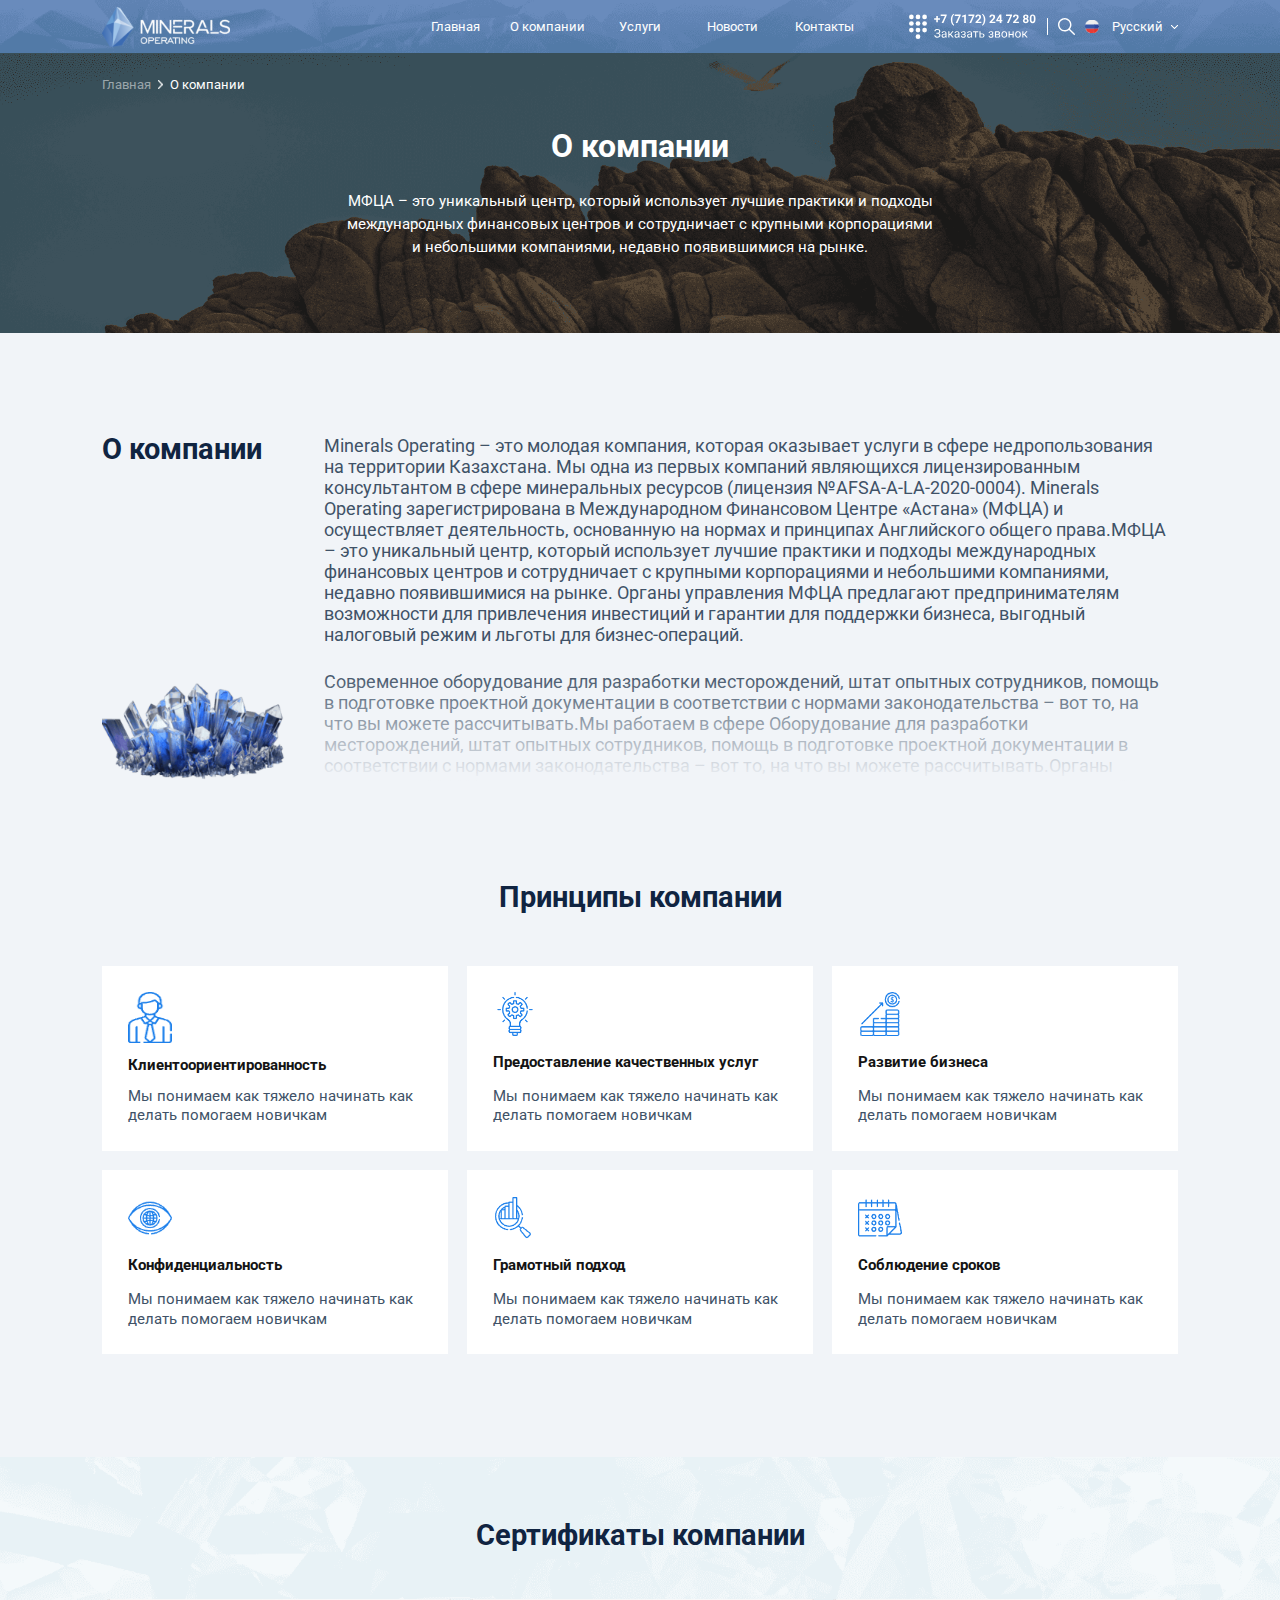
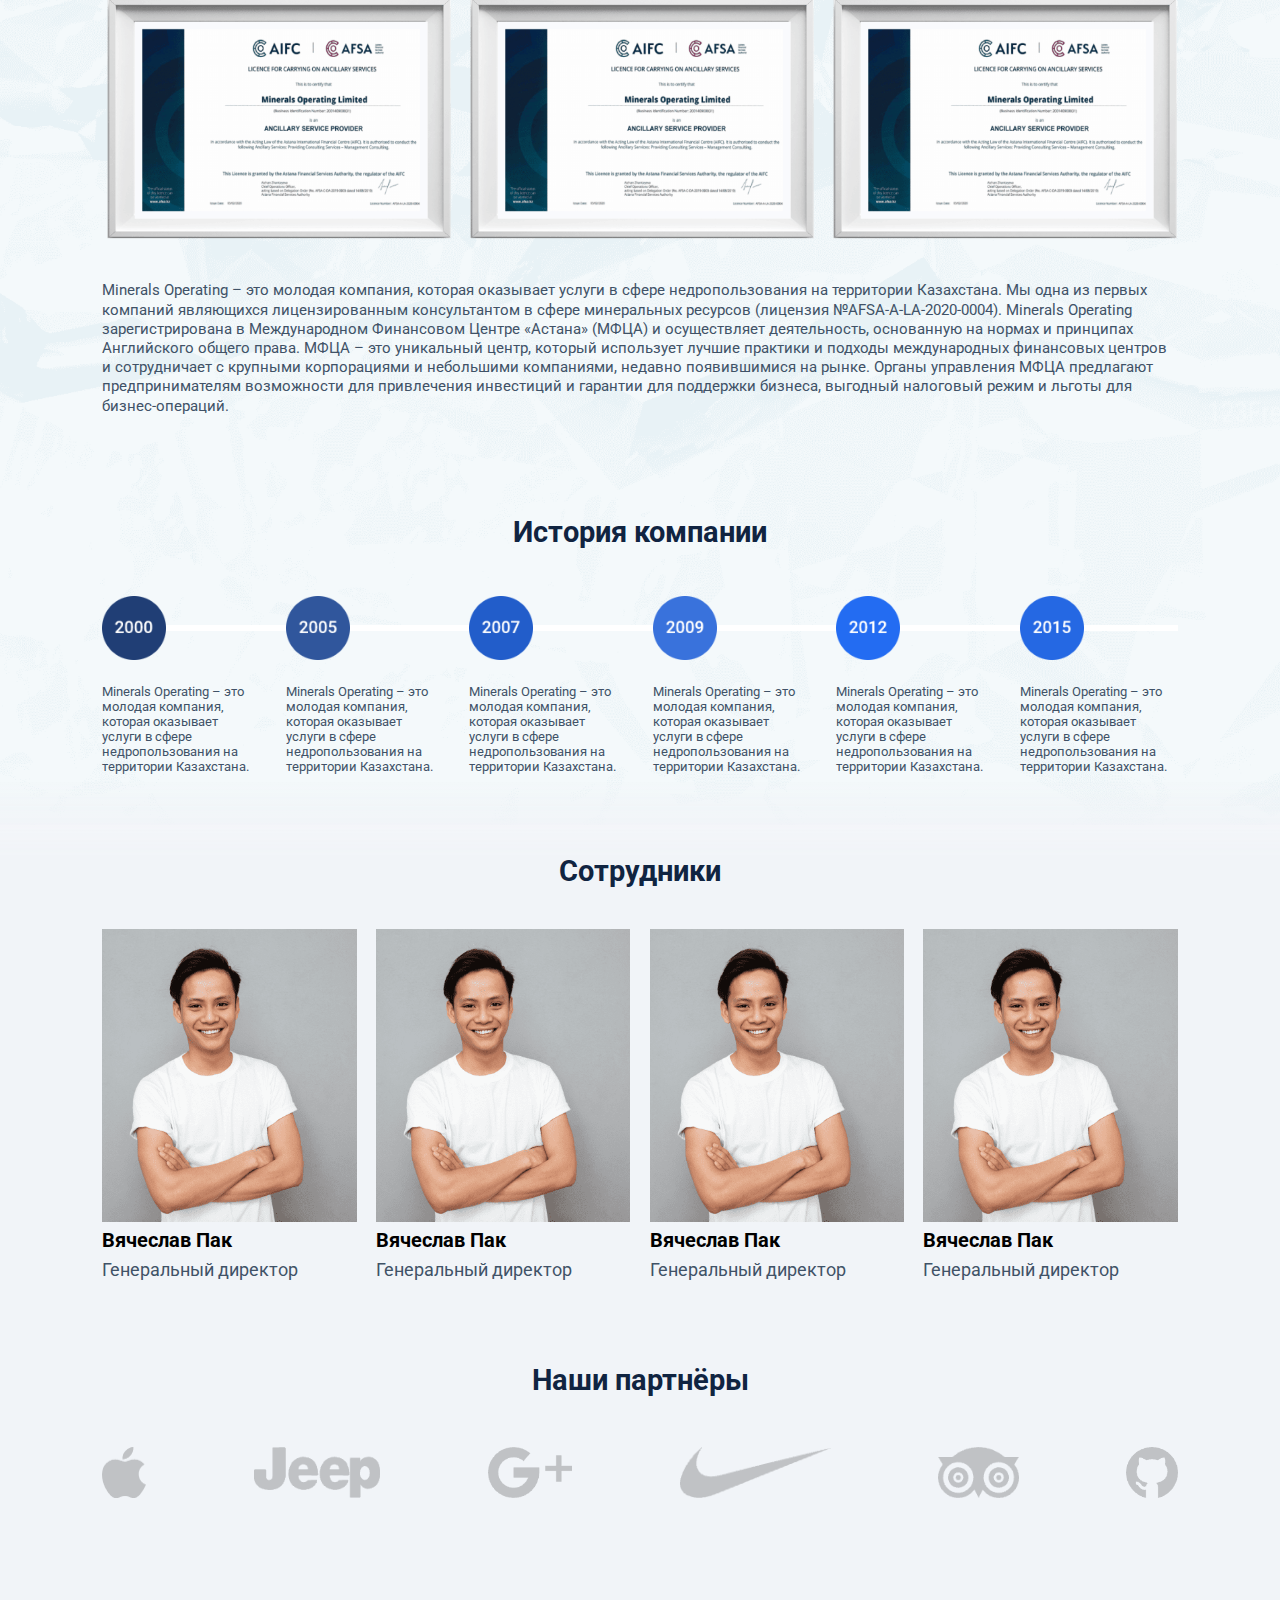
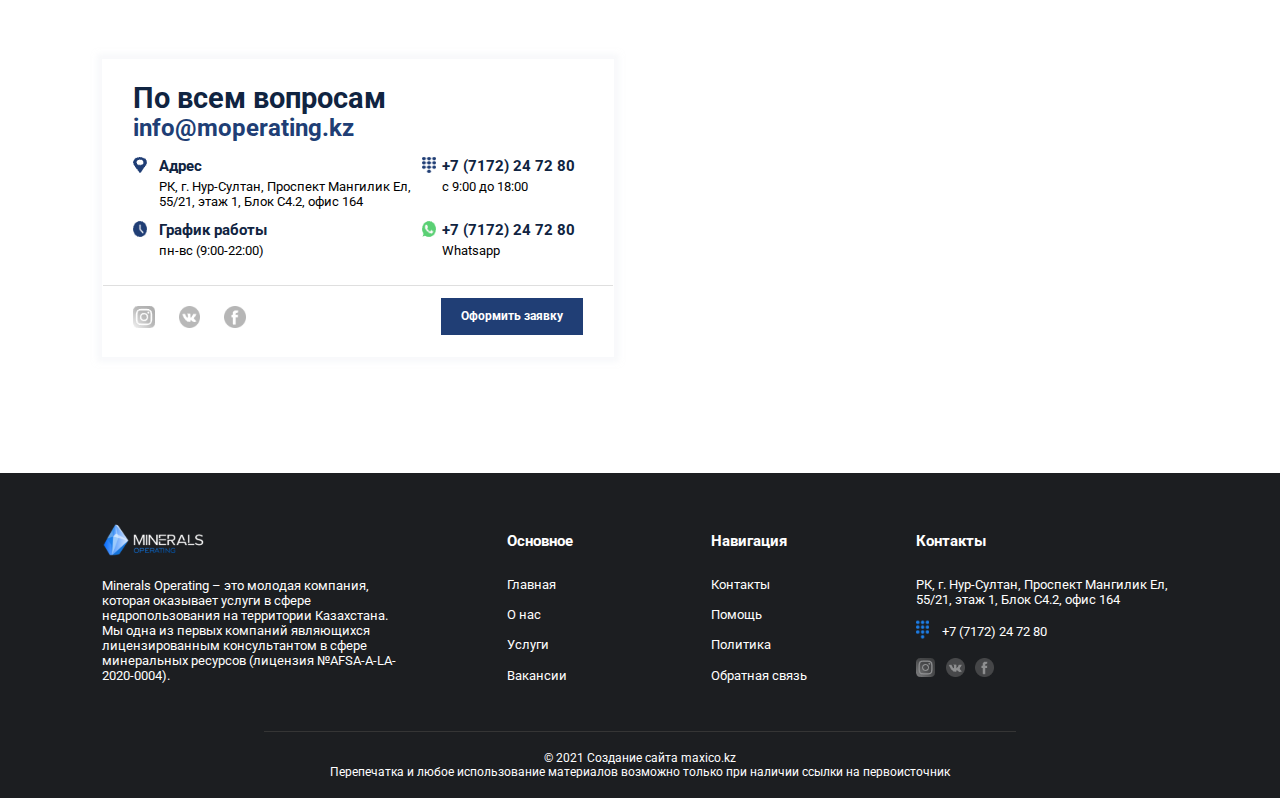
<file: about.html>
<!DOCTYPE html>
<html lang="ru">
  <head>
    <meta charset="UTF-8" />
    <meta name="viewport" content="width=device-width, initial-scale=1.0" />
    <link rel="stylesheet" href="./assets/style/aboutStyle/aboutStyle.css" />
    <title>О компании</title>
  </head>
  <body>
    <div class="main-container">
      <header class="header">
        <div class="header-top">
          <div class="header-top__logo">
            <img src="./assets/images/homeImg/home_logo.svg" alt="Логотип" />
          </div>
          <div class="header-top__menu">
            <nav class="header-top__nav">
              <a href="./index.html">Главная</a>
              <a href="./about.html">О компании</a>
              <a href="./services.html">Услуги</a>
              <a href="./news.html">Новости</a>
              <a href="./contacts.html">Контакты</a>
            </nav>
            <div class="burger">
              <span></span>
            </div>
            <div class="header-top__right right">
              <div class="right__contact-phone">
                <a href="tel:+77172247280"
                  ><img
                    src="./assets/images/homeImg/home_top_tel.svg"
                    class="right__phone_big"
                    alt="Телефон"
                /></a>
                <a href="tel:+77172247280">
                  <img
                    src="./assets/images/aboutImg/phone.png"
                    class="right__phone_small"
                    alt="Телефон" />
                </a>
              </div>
              <img
                src="./assets/images/homeImg/home_top_lupa_stick.svg"
                class="right__line"
                alt="Поиск" />
              <div class="right__lupa">
                <a href="./search.html"
                  ><img
                    src="./assets/images/homeImg/home_top_lupa.svg"
                    alt="Поиск"
                /></a>
              </div>
              <div class="right__languages languages">
                <div class="languages__item languages__item_rus">
                  <img
                    src="./assets/images/aboutImg/rus.png"
                    alt="Русский флаг" />
                  <p>Русский</p>
                </div>
                <div class="languages__choice">
                  <img
                    class="languages__vector"
                    src="./assets/images/aboutImg/vector-options.png"
                    alt="Выбор языка" />
                  <ul class="languages__list">
                    <li class="languages__item languages__item_kaz">
                      <img
                        src="./assets/images/aboutImg/kaz.png"
                        alt="Флаг Казахстана" />Казахский
                    </li>
                    <li class="languages__item">
                      <img
                        src="./assets/images/aboutImg/usa.png"
                        alt="Флаг США" />Английский
                    </li>
                  </ul>
                </div>
              </div>
            </div>
          </div>
        </div>
        <div class="header-bottom">
          <div class="header-bottom__link">
            <a href="./home.html">Главная </a>
            <img src="./assets/images/aboutImg/vector.png" alt="Вектор" />
            <p>О компании</p>
          </div>
          <div class="header-bottom__text">
            <h1 class="header-bottom__title">О компании</h1>
            <p class="header-bottom__lead">
              МФЦА – это уникальный центр, который использует лучшие практики и
              подходы<br />
              международных финансовых центров и сотрудничает с крупными
              корпорациями<br />
              и небольшими компаниями, недавно появившимися на рынке.
            </p>
          </div>
        </div>
      </header>
      <main class="main">
        <div class="main-about">
          <div class="about-wrap">
            <div class="about-wrap__left">
              <h2 class="subtitle subtitle_left">О компании</h2>
              <img
                src="./assets/images/aboutImg/crystal.png"
                class="about-wrap__img"
                alt="Кристалл" />
            </div>
            <div class="about-wrap__right">
              <div class="about-wrap__text">
                <p class="about-wrap__text-p about-wrap__text-p_mb">
                  Мinerals Operating – это молодая компания, которая оказывает
                  услуги в сфере недропользования на территории Казахстана. Мы
                  одна из первых компаний являющихся лицензированным
                  консультантом в сфере минеральных ресурсов (лицензия
                  №AFSA-A-LA-2020-0004). Мinerals Operating зарегистрирована в
                  Международном Финансовом Центре «Астана» (МФЦА) и осуществляет
                  деятельность, основанную на нормах и принципах Английского
                  общего права.МФЦА – это уникальный центр, который использует
                  лучшие практики и подходы международных финансовых центров и
                  сотрудничает с крупными корпорациями и небольшими компаниями,
                  недавно появившимися на рынке. Органы управления МФЦА
                  предлагают предпринимателям возможности для привлечения
                  инвестиций и гарантии для поддержки бизнеса, выгодный
                  налоговый режим и льготы для бизнес-операций.
                </p>
                <p class="about-wrap__text-p">
                  Современное оборудование для разработки месторождений, штат
                  опытных сотрудников, помощь в подготовке проектной
                  документации в соответствии с нормами законодательства – вот
                  то, на что вы можете рассчитывать.Мы работаем в сфере
                  Оборудование для разработки месторождений, штат опытных
                  сотрудников, помощь в подготовке проектной документации в
                  соответствии с нормами законодательства – вот то, на что вы
                  можете рассчитывать.Органы управления МФЦА предлагают
                  предпринимателям возможности для привлечения инвестиций и
                  гарантии для поддержки бизнеса, выгодный налоговый режим и
                  льготы для бизнес-операций.Органы управления МФЦА предлагают
                  предпринимателям возможности для привлечения
                </p>
              </div>
              <div class="about-wrap__gradient"></div>
            </div>
          </div>
        </div>
        <div class="main-principles">
          <h2 class="subtitle">Принципы компании</h2>
          <div class="principles-wrap">
            <div class="principles-wrap__item">
              <img
                src="./assets/images/aboutImg/employee.png"
                alt="Работник"
                class="principles-wrap__img" />
              <h6 class="principles-wrap__title">Клиентоориентированность</h6>
              <p class="principles-wrap__text">
                Мы понимаем как тяжело начинать как делать помогаем новичкам
              </p>
            </div>
            <div class="principles-wrap__item">
              <img
                src="./assets/images/aboutImg/innovation.png"
                alt="Идея"
                class="principles-wrap__img" />
              <h6 class="principles-wrap__title">
                Предоставление качественных услуг
              </h6>
              <p class="principles-wrap__text">
                Мы понимаем как тяжело начинать как делать помогаем новичкам
              </p>
            </div>
            <div class="principles-wrap__item">
              <img
                src="./assets/images/aboutImg/increase.png"
                alt="Успех"
                class="principles-wrap__img" />
              <h6 class="principles-wrap__title">Развитие бизнеса</h6>
              <p class="principles-wrap__text">
                Мы понимаем как тяжело начинать как делать помогаем новичкам
              </p>
            </div>
            <div class="principles-wrap__item">
              <img
                src="./assets/images/aboutImg/vision.png"
                alt="Конфиденциальность"
                class="principles-wrap__img" />
              <h6 class="principles-wrap__title">Конфиденциальность</h6>
              <p class="principles-wrap__text">
                Мы понимаем как тяжело начинать как делать помогаем новичкам
              </p>
            </div>
            <div class="principles-wrap__item">
              <img
                src="./assets/images/aboutImg/worker.png"
                alt="График"
                class="principles-wrap__img" />
              <h6 class="principles-wrap__title">Грамотный подход</h6>
              <p class="principles-wrap__text">
                Мы понимаем как тяжело начинать как делать помогаем новичкам
              </p>
            </div>
            <div class="principles-wrap__item">
              <img
                src="./assets/images/aboutImg/event.png"
                alt="Календарь"
                class="principles-wrap__img" />
              <h6 class="principles-wrap__title">Соблюдение сроков</h6>
              <p class="principles-wrap__text">
                Мы понимаем как тяжело начинать как делать помогаем новичкам
              </p>
            </div>
          </div>
        </div>
        <div class="main-sertificates-hystory">
          <div class="sertificates-wrap">
            <h2 class="subtitle">Сертификаты компании</h2>
            <div class="sertificates-wrap__container">
              <div class="sertificates-wrap__items">
                <div class="sertificates-wrap__item">
                  <img
                    src="./assets/images/aboutImg/sertificate.png"
                    class="sertificates-wrap__img"
                    alt="Сертификат" />
                </div>
                <div class="sertificates-wrap__item">
                  <img
                    src="./assets/images/aboutImg/sertificate.png"
                    class="sertificates-wrap__img"
                    alt="Сертификат" />
                </div>
                <div class="sertificates-wrap__item">
                  <img
                    src="./assets/images/aboutImg/sertificate.png"
                    class="sertificates-wrap__img"
                    alt="Сертификат" />
                </div>
              </div>
              <p class="sertificates-wrap__text">
                Мinerals Operating – это молодая компания, которая оказывает
                услуги в сфере недропользования на территории Казахстана. Мы
                одна из первых компаний являющихся лицензированным консультантом
                в сфере минеральных ресурсов (лицензия №AFSA-A-LA-2020-0004).
                Мinerals Operating зарегистрирована в Международном Финансовом
                Центре «Астана» (МФЦА) и осуществляет деятельность, основанную
                на нормах и принципах Английского общего права. МФЦА – это
                уникальный центр, который использует лучшие практики и подходы
                международных финансовых центров и сотрудничает с крупными
                корпорациями и небольшими компаниями, недавно появившимися на
                рынке. Органы управления МФЦА предлагают предпринимателям
                возможности для привлечения инвестиций и гарантии для поддержки
                бизнеса, выгодный налоговый режим и льготы для бизнес-операций.
              </p>
            </div>
          </div>
          <div class="history-wrap">
            <h2 class="subtitle">История компании</h2>
            <hr class="history-wrap__hr" />
            <div class="history-wrap__container">
              <div class="history-wrap__item">
                <img
                  src="./assets/images/aboutImg/2000.png"
                  class="history-wrap__img"
                  alt="2000" />
                <p class="history-wrap__text">
                  Мinerals Operating – это молодая компания, которая оказывает
                  услуги в сфере недропользования на территории Казахстана.
                </p>
              </div>
              <div class="history-wrap__item">
                <img
                  src="./assets/images/aboutImg/2005.png"
                  class="history-wrap__img"
                  alt="2005" />
                <p class="history-wrap__text">
                  Мinerals Operating – это молодая компания, которая оказывает
                  услуги в сфере недропользования на территории Казахстана.
                </p>
              </div>
              <div class="history-wrap__item">
                <img
                  src="./assets/images/aboutImg/2007.png"
                  class="history-wrap__img"
                  alt="2007" />
                <p class="history-wrap__text">
                  Мinerals Operating – это молодая компания, которая оказывает
                  услуги в сфере недропользования на территории Казахстана.
                </p>
              </div>
              <div class="history-wrap__item">
                <img
                  src="./assets/images/aboutImg/2009.png"
                  class="history-wrap__img"
                  alt="2009" />
                <p class="history-wrap__text">
                  Мinerals Operating – это молодая компания, которая оказывает
                  услуги в сфере недропользования на территории Казахстана.
                </p>
              </div>
              <div class="history-wrap__item">
                <img
                  src="./assets/images/aboutImg/2012.png"
                  class="history-wrap__img"
                  alt="2012" />
                <p class="history-wrap__text">
                  Мinerals Operating – это молодая компания, которая оказывает
                  услуги в сфере недропользования на территории Казахстана.
                </p>
              </div>
              <div class="history-wrap__item">
                <img
                  src="./assets/images/aboutImg/2015.png"
                  class="history-wrap__img"
                  alt="2015" />
                <p class="history-wrap__text">
                  Мinerals Operating – это молодая компания, которая оказывает
                  услуги в сфере недропользования на территории Казахстана.
                </p>
              </div>
            </div>
          </div>
        </div>
        <div class="main-gradient">
          <img src="./assets/images/aboutImg/gradient.png" alt="..." />
        </div>
        <div class="main-employees-partners">
          <h2 class="subtitle">Сотрудники</h2>
          <div class="employees">
            <div class="employees__item">
              <img
                src="./assets/images/aboutImg/foto.png"
                class="employees__img"
                alt="Ген. директор" />
              <p class="employees__name">Вячеслав Пак</p>
              <p class="employees__position">Генеральный директор</p>
            </div>
            <div class="employees__item">
              <img
                src="./assets/images/aboutImg/foto.png"
                class="employees__img"
                alt="Ген. директор" />
              <p class="employees__name">Вячеслав Пак</p>
              <p class="employees__position">Генеральный директор</p>
            </div>
            <div class="employees__item">
              <img
                src="./assets/images/aboutImg/foto.png"
                class="employees__img"
                alt="Ген. директор" />
              <p class="employees__name">Вячеслав Пак</p>
              <p class="employees__position">Генеральный директор</p>
            </div>
            <div class="employees__item">
              <img
                src="./assets/images/aboutImg/foto.png"
                class="employees__img"
                alt="Ген. директор" />
              <p class="employees__name">Вячеслав Пак</p>
              <p class="employees__position">Генеральный директор</p>
            </div>
          </div>
          <h2 class="subtitle">Наши партнёры</h2>
          <div class="partners">
            <a
              href="https://www.apple.com/"
              class="partners__item"
              target="_blank"
              ><img
                src="./assets/images/aboutImg/apple.png"
                class="partners__img"
                alt="Apple"
            /></a>
            <a
              href="https://www.jeep.com/"
              class="partners__item"
              target="_blank"
              ><img
                src="./assets/images/aboutImg/jeep.png"
                class="partners__img"
                alt="Jeep"
            /></a>
            <a
              href="https://www.plus.google.com/"
              class="partners__item"
              target="_blank"
              ><img
                src="./assets/images/aboutImg/google+.png"
                class="partners__img"
                alt="Google+"
            /></a>
            <a
              href="https://www.nike.com/"
              class="partners__item"
              target="_blank"
              ><img
                src="./assets/images/aboutImg/nike.png"
                class="partners__img"
                alt="Nike"
            /></a>
            <a
              href="https://www.tripadvisor.com/"
              class="partners__item"
              target="_blank"
              ><img
                src="./assets/images/aboutImg/tripadvisor.png"
                class="partners__img"
                alt="TripAdvisor"
            /></a>
            <a href="https://github.com/" class="partners__item" target="_blank"
              ><img
                src="./assets/images/aboutImg/github.png"
                class="partners__img"
                alt="GitHub"
            /></a>
          </div>
        </div>
        <div class="location">
          <div class="contacts">
            <div class="contacts__title">
              <h2 class="subtitle subtitle_contacts">По всем вопросам</h2>
              <a href="mailto:info@moperating.kz" class="contacts__email"
                >info@moperating.kz</a
              >
            </div>
            <div class="contacts__address">
              <div class="contacts__address-item">
                <img
                  src="./assets/images/servicesImg/address.png"
                  alt="Адрес"
                  class="contacts__img contacts__img_top" />
                <div class="info">
                  <p class="contacts__capture contacts__capture_addres">
                    Адрес
                  </p>
                  <p class="contacts__description contacts__description_addres">
                    РК, г. Нур-Султан, Проспект Мангилик Ел, 55/21, этаж 1, Блок
                    C4.2, офис 164
                  </p>
                </div>
              </div>
              <div class="contacts__address-item">
                <img
                  src="./assets/images/servicesImg/phone.png"
                  alt="Телефон"
                  class="contacts__img contacts__img_top" />
                <div class="info">
                  <p class="contacts__capture contacts__capture_phone">
                    +7 (7172) 24 72 80
                  </p>
                  <p class="contacts__description contacts__description_phone">
                    с 9:00 до 18:00
                  </p>
                </div>
              </div>
              <div class="contacts__address-item">
                <img
                  src="./assets/images/servicesImg/clock.png"
                  alt="Время работы"
                  class="contacts__img contacts__img_bottom" />
                <div class="info">
                  <p class="contacts__capture contacts__capture_time">
                    График работы
                  </p>
                  <p class="contacts__description contacts__description_time">
                    пн-вс (9:00-22:00)
                  </p>
                </div>
              </div>
              <div class="contacts__address-item">
                <img
                  src="./assets/images/servicesImg/whatsapp.png"
                  alt="Whatsapp"
                  class="contacts__img contacts__img_bottom" />
                <div class="info">
                  <p class="contacts__capture contacts__capture_whatsapp">
                    +7 (7172) 24 72 80
                  </p>
                  <p
                    class="contacts__description contacts__description_whatsapp">
                    Whatsapp
                  </p>
                </div>
              </div>
            </div>
            <div class="contacts__footer">
              <div class="contacts__media">
                <a
                  href="https://www.instagram.com/"
                  target="_blank"
                  class="contacts__social-media">
                  <img
                    src="./assets/images/servicesImg/instagram.png"
                    alt="instagram"
                    class="contacts__social-media contacts__social-media_inst" />
                </a>
                <a
                  href="https://www.vk.com/"
                  target="_blank"
                  class="contacts__social-media">
                  <img
                    src="./assets/images/servicesImg/vk.png"
                    alt="ВКонтакте"
                    class="contacts__social-media contacts__social-media_vk" />
                </a>
                <a
                  href="https://www.facebook.com/"
                  target="_blank"
                  class="contacts__social-media">
                  <img
                    src="./assets/images/servicesImg/facebook.png"
                    alt="facebook"
                    class="contacts__social-media contacts__social-media_fb" />
                </a>
              </div>
              <a href="contacts.html#gotoform" class="contacts__button">
                Оформить заявку</a
              >
            </div>
          </div>
          <script
            type="text/javascript"
            charset="utf-8"
            async
            src="https://api-maps.yandex.ru/services/constructor/1.0/js/?um=constructor%3Ac56ac1e82d1e6d36f59800a8d5cbe77d1c0c234d755feaaea16d10b1cbc7d466&amp;width=100%&amp;lang=ru_RU&amp;scroll=true"></script>
        </div>
      </main>
      <footer class="footer">
        <div class="footer-top">
          <div class="footer-top__block footer-top__block_1">
            <div class="footer-top__title footer-top__title_logo">
              <img
                src="./assets/images/homeImg/home_logo_black.svg"
                alt="Логотип" />
            </div>
            <div class="footer-top__content">
              <p>
                Мinerals Operating – это молодая компания, которая оказывает
                услуги в сфере недропользования на территории Казахстана. Мы
                одна из первых компаний являющихся лицензированным консультантом
                в сфере минеральных ресурсов (лицензия №AFSA-A-LA-2020-0004).
              </p>
            </div>
          </div>
          <div class="footer-top__block footer-top__block_2">
            <div class="footer-top__title">
              <h6>Основное</h6>
            </div>
            <div class="footer-top__content footer-top__content_nav">
              <a href="./home.html">Главная</a>
              <a href="./about.html">О нас</a>
              <a href="./services.html">Услуги</a>
              <a href="#">Вакансии</a>
            </div>
            <div class="footer-top__choice">
              <img
                class="footer-top__vector"
                src="./assets/images/aboutImg/vector-options.png"
                alt="Открыть пункты" />
              <div
                class="footer-top__content-choice footer-top__content-choice_1">
                <a href="./index.html">Главная</a>
                <a href="./about.html">О нас</a>
                <a href="./services.html">Услуги</a>
                <a href="#">Вакансии</a>
              </div>
            </div>
          </div>
          <div class="footer-top__block footer-top__block_3">
            <div class="footer-top__title">
              <h6>Навигация</h6>
            </div>
            <div class="footer-top__content footer-top__content_nav">
              <a href="./contacts.html">Контакты</a>
              <a href="contacts.html#gotoform">Помощь</a>
              <a href="#" target="_blank">Политика</a>
              <a href="contacts.html#gotoform">Обратная связь</a>
            </div>
            <div class="footer-top__choice">
              <img
                class="footer-top__vector"
                src="./assets/images/aboutImg/vector-options.png"
                alt="Открыть пункты" />
              <div
                class="footer-top__content-choice footer-top__content-choice_2">
                <a href="./contacts.html">Контакты</a>
                <a href="contacts.html#gotoform">Помощь</a>
                <a href="#" target="_blank">Политика</a>
                <a href="contacts.html#gotoform">Обратная связь</a>
              </div>
            </div>
          </div>
          <div class="footer-top__block footer-top__block_4">
            <div class="footer-top__title">
              <h6>Контакты</h6>
            </div>
            <div class="footer-top__content">
              <p>
                РК, г. Нур-Султан, Проспект Мангилик Ел, 55/21, этаж 1, Блок
                C4.2, офис 164
              </p>
              <div class="footer-top__content-tel content-tel">
                <div class="content-tel__icon">
                  <img
                    src="./assets/images/homeImg/footer_top_tel.png"
                    alt="Телефон" />
                </div>
                <div class="content-tel__number">
                  <a href="tel:+77172247280"> +7 (7172) 24 72 80</a>
                </div>
              </div>
              <div class="footer-top__content-media content-media">
                <a href="https://www.instagram.com/" target="_blank">
                  <img
                    src="./assets/images/servicesImg/instagram.png"
                    alt="instagram"
                    class="content-media__social" />
                </a>
                <a href="https://www.vk.com/" target="_blank">
                  <img
                    src="./assets/images/servicesImg/vk.png"
                    alt="ВКонтакте"
                    class="content-media__social" />
                </a>
                <a href="https://www.facebook.com/" target="_blank">
                  <img
                    src="./assets/images/servicesImg/facebook.png"
                    alt="facebook"
                    class="content-media__social" />
                </a>
              </div>
            </div>
            <div class="footer-top__choice">
              <img
                class="footer-top__vector"
                src="./assets/images/aboutImg/vector-options.png"
                alt="Открыть пункты" />
              <div
                class="footer-top__content-choice footer-top__content-choice_3">
                <p>
                  РК, г. Нур-Султан, Проспект Мангилик Ел, 55/21, этаж 1, Блок
                  C4.2, офис 164
                </p>
                <div class="footer-top__content-tel content-tel">
                  <div class="content-tel__icon">
                    <img
                      src="./assets/images/homeImg/footer_top_tel.png"
                      alt="Телефон" />
                  </div>
                  <div class="content-tel__number">
                    <a href="tel:+77172247280"> +7 (7172) 24 72 80</a>
                  </div>
                </div>
                <div class="footer-top__content-media content-media">
                  <a href="https://www.instagram.com/" target="_blank">
                    <img
                      src="./assets/images/servicesImg/instagram.png"
                      alt="instagram"
                      class="content-media__social" />
                  </a>
                  <a href="https://www.vk.com/" target="_blank">
                    <img
                      src="./assets/images/servicesImg/vk.png"
                      alt="ВКонтакте"
                      class="content-media__social" />
                  </a>
                  <a href="https://www.facebook.com/" target="_blank">
                    <img
                      src="./assets/images/servicesImg/facebook.png"
                      alt="facebook"
                      class="content-media__social" />
                  </a>
                </div>
              </div>
            </div>
          </div>
        </div>
        <img
          class="footer__line"
          src="./assets/images/aboutImg/footer-line.png"
          alt="Разделительная черта" />
        <div class="footer-bottom">
          © 2021 Создание сайта maxico.kz <br />
          Перепечатка и любое использование материалов возможно только при
          наличии ссылки на первоисточник
        </div>
      </footer>
    </div>
    <script>
      document.querySelector(".burger").addEventListener("click", function () {
        this.classList.toggle("active");
        document.querySelector(".header-top__nav").classList.toggle("open");
      });
    </script>
    <script>
      document.addEventListener("DOMContentLoaded", function () {
        const choice = document.querySelector(".languages__choice");
        const choiceList = document.querySelector(".languages__list");

        choice.addEventListener("click", function () {
          choiceList.classList.toggle("show");
        });
      });
    </script>
    <script>
      document.addEventListener("DOMContentLoaded", function () {
        const choices = document.querySelectorAll(".footer-top__choice");

        choices.forEach((choice) => {
          choice.addEventListener("click", function () {
            const choiceListNav = this.querySelector(
              ".footer-top__content-choice"
            );

            choiceListNav.classList.toggle("show");
          });
        });
      });
    </script>
  </body>
</html>
</file>
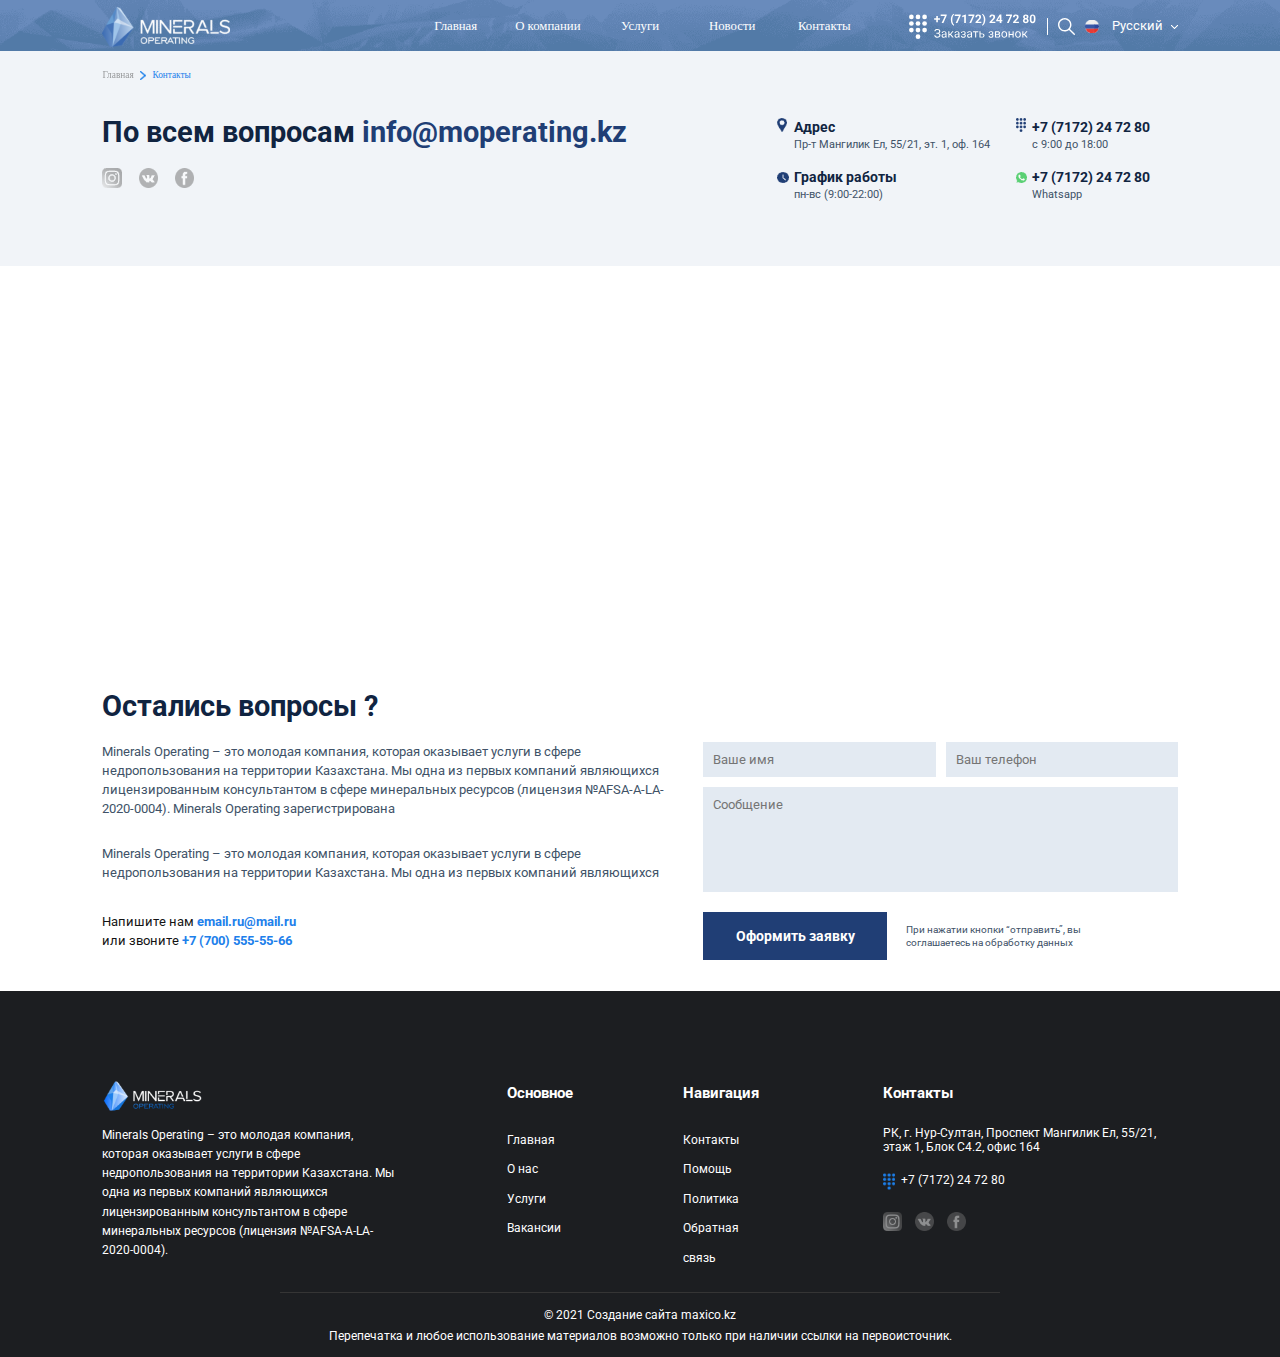
<file: contacts.html>
<!DOCTYPE html>
<html lang="ru">
  <head>
    <meta charset="UTF-8" />
    <meta name="viewport" content="width=device-width, initial-scale=1.0" />
    <link rel="stylesheet" href="./assets/style/normalize.css" />
    <link
      rel="stylesheet"
      href="./assets/style/contactsStyle/contactsStyle.css"
    />
    <title>Контакты</title>
  </head>
  <body>
    <header class="header">
      <div class="header-top">
        <div class="header-top__logo">
          <img src="./assets/images/homeImg/home_logo.svg" alt="Логотип" />
        </div>
        <div class="header-top__menu">
          <nav class="header-top__nav">
            <a href="./index.html">Главная</a>
            <a href="./about.html">О компании</a>
            <a href="./services.html">Услуги</a>
            <a href="./news.html">Новости</a>
            <a href="./contacts.html">Контакты</a>
          </nav>
          <div class="burger">
            <span></span>
          </div>
          <div class="header-top__right right">
            <div class="right__contact-phone">
              <a href="tel:+77172247280"
                ><img
                  src="./assets/images/homeImg/home_top_tel.svg"
                  class="right__phone_big"
                  alt="Телефон"
              /></a>
              <a href="tel:+77172247280">
                <img
                  src="./assets/images/aboutImg/phone.png"
                  class="right__phone_small"
                  alt="Телефон"
                />
              </a>
            </div>
            <img
              src="./assets/images/homeImg/home_top_lupa_stick.svg"
              class="right__line"
              alt="Поиск"
            />
            <div class="right__lupa">
              <a href="./search.html"
                ><img
                  src="./assets/images/homeImg/home_top_lupa.svg"
                  alt="Поиск"
              /></a>
            </div>
            <div class="right__languages languages">
              <div class="languages__item languages__item_rus">
                <img
                  src="./assets/images/aboutImg/rus.png"
                  alt="Русский флаг"
                />
                <p>Русский</p>
              </div>
              <div class="languages__choice">
                <img
                  class="languages__vector"
                  src="./assets/images/aboutImg/vector-options.png"
                  alt="Выбор языка"
                />
                <ul class="languages__list">
                  <li class="languages__item languages__item_kaz">
                    <img
                      src="./assets/images/aboutImg/kaz.png"
                      alt="Флаг Казахстана"
                    />Казахский
                  </li>
                  <li class="languages__item">
                    <img
                      src="./assets/images/aboutImg/usa.png"
                      alt="Флаг США"
                    />Английский
                  </li>
                </ul>
              </div>
            </div>
          </div>
        </div>
      </div>
    </header>
    <div class="header__link">
      <a href="./home.html">Главная </a>
      <img src="./assets/images/newsImg/Vectorblue.png" alt="Вектор2" />
      <p>Контакты</p>
    </div>
    <main class="main">
      <div class="email">
        <h2>
          По всем вопросам
          <a href="mailto:info@moperating.kz" class="contacts__email"
            >info@moperating.kz</a
          >
        </h2>
        <div class="contacts__media">
          <a
            href="https://www.instagram.com/"
            target="_blank"
            class="contacts__social-media"
          >
            <img
              src="./assets/images/servicesImg/instagram.png"
              alt="instagram"
              class="contacts__social-media contacts__social-media_inst"
            />
          </a>
          <a
            href="https://www.vk.com/"
            target="_blank"
            class="contacts__social-media"
          >
            <img
              src="./assets/images/servicesImg/vk.png"
              alt="ВКонтакте"
              class="contacts__social-media contacts__social-media_vk"
            />
          </a>
          <a
            href="https://www.facebook.com/"
            target="_blank"
            class="contacts__social-media"
          >
            <img
              src="./assets/images/servicesImg/facebook.png"
              alt="facebook"
              class="contacts__social-media contacts__social-media_fb"
            />
          </a>
          <a
            href="https://wa.me/79200000000?text=Здравствуйте%2C+у+меня+есть+вопрос"
            target="_blank"
            class="contacts__social-media"
            ><img
              src="./assets/images/servicesImg/whatsapp.png"
              alt="Whatsapp"
              class="contacts__social-media contacts__social-media_whatsapp"
          /></a>
        </div>
      </div>
      <div class="contacts__address">
        <img
          src="./assets/images/servicesImg/address.png"
          alt="Адрес"
          class="contacts__img-address"
        />
        <p class="contacts__capture contacts__capture_addres">Адрес</p>
        <p class="contacts__description contacts__description_addres">
          Пр-т Мангилик Ел, 55/21, эт. 1, оф. 164
        </p>
        <img
          src="./assets/images/servicesImg/phone.png"
          alt="Телефон"
          class="contacts__img-phone"
        />
        <p class="contacts__capture contacts__capture_phone">
          +7 (7172) 24 72 80
        </p>
        <p class="contacts__description contacts__description_phone">
          с 9:00 до 18:00
        </p>
        <img
          src="./assets/images/servicesImg/clock.png"
          alt="Время работы"
          class="contacts__img-time"
        />
        <p class="contacts__capture contacts__capture_time">График работы</p>
        <p class="contacts__description contacts__description_time">
          пн-вс (9:00-22:00)
        </p>
        <img
          src="./assets/images/servicesImg/whatsapp.png"
          alt="Whatsapp"
          class="contacts__img-whatsapp"
        />
        <p class="contacts__capture contacts__capture_whatsapp">
          +7 (7172) 24 72 80
        </p>
        <p class="contacts__description contacts__description_whatsapp">
          Whatsapp
        </p>
      </div>
    </main>
    <div class="location">
      <script
        type="text/javascript"
        charset="utf-8"
        async
        src="https://api-maps.yandex.ru/services/constructor/1.0/js/?um=constructor%3Ac56ac1e82d1e6d36f59800a8d5cbe77d1c0c234d755feaaea16d10b1cbc7d466&amp;width=100%&amp;lang=ru_RU&amp;scroll=true"
      ></script>
    </div>
    <div class="connectionblock">
      <h2 id="gotoform">Остались вопросы ?</h2>
      <div class="connectionblock__grid">
        <div class="connectionblock__text">
          <p>
            Мinerals Operating – это молодая компания, которая оказывает услуги
            в сфере недропользования на территории Казахстана. Мы одна из первых
            компаний являющихся лицензированным консультантом в сфере
            минеральных ресурсов (лицензия №AFSA-A-LA-2020-0004). Мinerals
            Operating зарегистрирована
          </p>
          <p>
            Мinerals Operating – это молодая компания, которая оказывает услуги
            в сфере недропользования на территории Казахстана. Мы одна из первых
            компаний являющихся
          </p>
        </div>
        <p class="connectionblock__contacts">
          Напишите нам
          <a href="mailto:email.ru@mail.ru" class="blue-link"
            >email.ru@mail.ru</a
          >
          <br />
          или звоните
          <a href="tel:+77005555566" class="blue-link">+7 (700) 555-55-66</a>
        </p>
        <form class="connectionblock__form" id="idform">
          <input type="text" placeholder="Ваше имя" />
          <input type="tel" placeholder="Ваш телефон" />
          <textarea class="textarea" placeholder="Сообщение"></textarea>
        </form>
        <div class="connectionblock__submit submit">
          <button class="submit__btn" type="submit" form="idform">
            Оформить заявку
          </button>
          <p class="submit__text">
            При нажатии кнопки “отправить”, вы соглашаетесь на обработку данных
          </p>
        </div>
      </div>
    </div>
    <footer class="footer">
      <div class="footer__top">
        <div class="footer__full">
          <div class="footer__block1">
            <div class="footer__logo">
              <img
                src="./assets/images/homeImg/home_logo_black.png"
                class="home_logo_black_img"
                alt="logo"
              />
            </div>
            <div class="footer__block1-text">
              Мinerals Operating – это молодая компания, которая оказывает
              услуги в сфере недропользования на территории Казахстана. Мы одна
              из первых компаний являющихся лицензированным консультантом в
              сфере минеральных ресурсов (лицензия №AFSA-A-LA-2020-0004).
            </div>
          </div>
          <div class="footer__block2">
            <div class="footer__block2-text">Основное</div>
            <div class="footer__block2-nav">
              <a href="./index.html">Главная</a>
              <a href="./about.html">О нас</a>
              <a href="./services.html">Услуги</a>
              <a href="./search.html">Вакансии</a>
            </div>
          </div>
          <div class="footer__block3">
            <div class="footer__block3-text">Навигация</div>
            <div class="footer__block3-nav">
              <a href="./contacts.html">Контакты</a>
              <a href="./search.html">Помощь</a>
              <a href="./search.html">Политика</a>
              <a href="./contacts.html">Обратная связь</a>
            </div>
          </div>
          <div class="footer__block4">
            <div class="footer__block4-text">Контакты</div>
            <div class="footer__block4-contacts">
              <div class="footer__block4-adress">
                РК, г. Нур-Султан, Проспект Мангилик Ел, 55/21, этаж 1, Блок
                C4.2, офис 164
              </div>
              <div class="footer__block4-tel">
                <div class="footer__block4-tellogo">
                  <img
                    src="./assets/images/homeImg/footer_top_tel.png"
                    class="footer_top_tel_img"
                    alt="logo tel"
                  />
                </div>
                <div class="footer__block4-telnumber">
                  <a href="tel:+77172247280"> +7 (7172) 24 72 80</a>
                </div>
              </div>
              <div class="footer__block4-media">
                <div class="footer__block4-media-instagramm">
                  <a href="https://www.instagram.com/"
                    ><img
                      src="./assets/images/homeImg/instagram.png"
                      class="media_img"
                      alt="logo instagram"
                    />
                  </a>
                </div>
                <div class="footer__block4-media-vk">
                  <a href="https://www.vk.com/"
                    ><img
                      src="./assets/images/homeImg/vk.png"
                      class="media_img"
                      alt="logo vk"
                  /></a>
                </div>
                <div class="footer__block4-media-facebook">
                  <a href="https://www.facebook.com/"
                    ><img
                      src="./assets/images/homeImg/facebook.png"
                      class="media_img"
                      alt="logo facebook"
                  /></a>
                </div>
              </div>
            </div>
          </div>
        </div>
      </div>
      <div>
        <img
          class="footer__line"
          src="./assets/images/aboutImg/footer-line.png"
          alt="..."
        />
      </div>
      <div class="footer__bottom">
        <p>© 2021 Создание сайта maxico.kz</p>
        <p>
          Перепечатка и любое использование материалов возможно только при
          наличии ссылки на первоисточник.
        </p>
      </div>
    </footer>
    <script>
      document.querySelector(".burger").addEventListener("click", function () {
        this.classList.toggle("active");
        document.querySelector(".header-top__nav").classList.toggle("open");
      });
    </script>
    <script>
      document.addEventListener("DOMContentLoaded", function () {
        const choice = document.querySelector(".languages__choice");
        const choiceList = document.querySelector(".languages__list");

        choice.addEventListener("click", function () {
          choiceList.classList.toggle("show");
        });
      });
    </script>
    <script>
      document.addEventListener("DOMContentLoaded", function () {
        const choices = document.querySelectorAll(".footer-top__choice");

        choices.forEach((choice) => {
          choice.addEventListener("click", function () {
            const choiceListNav = this.querySelector(
              ".footer-top__content-choice"
            );

            choiceListNav.classList.toggle("show");
          });
        });
      });
    </script>
  </body>
</html>
</file>
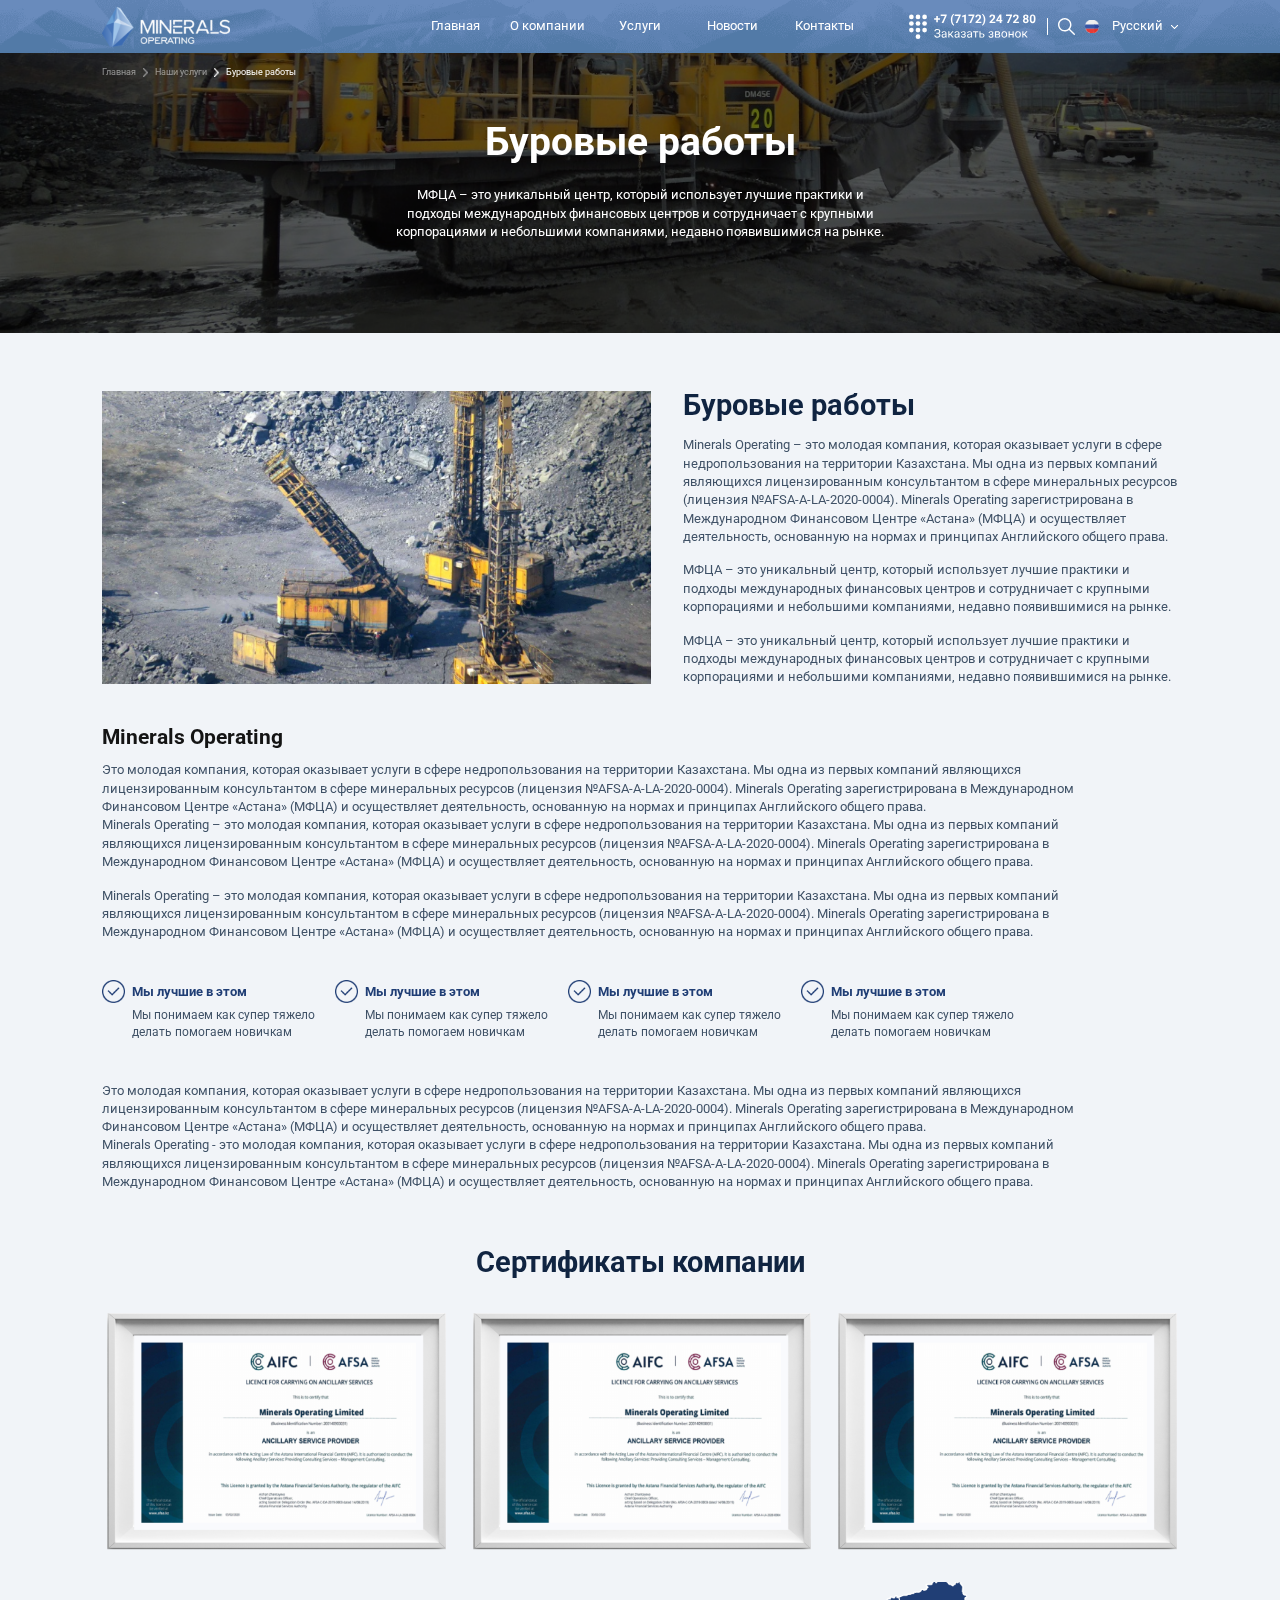
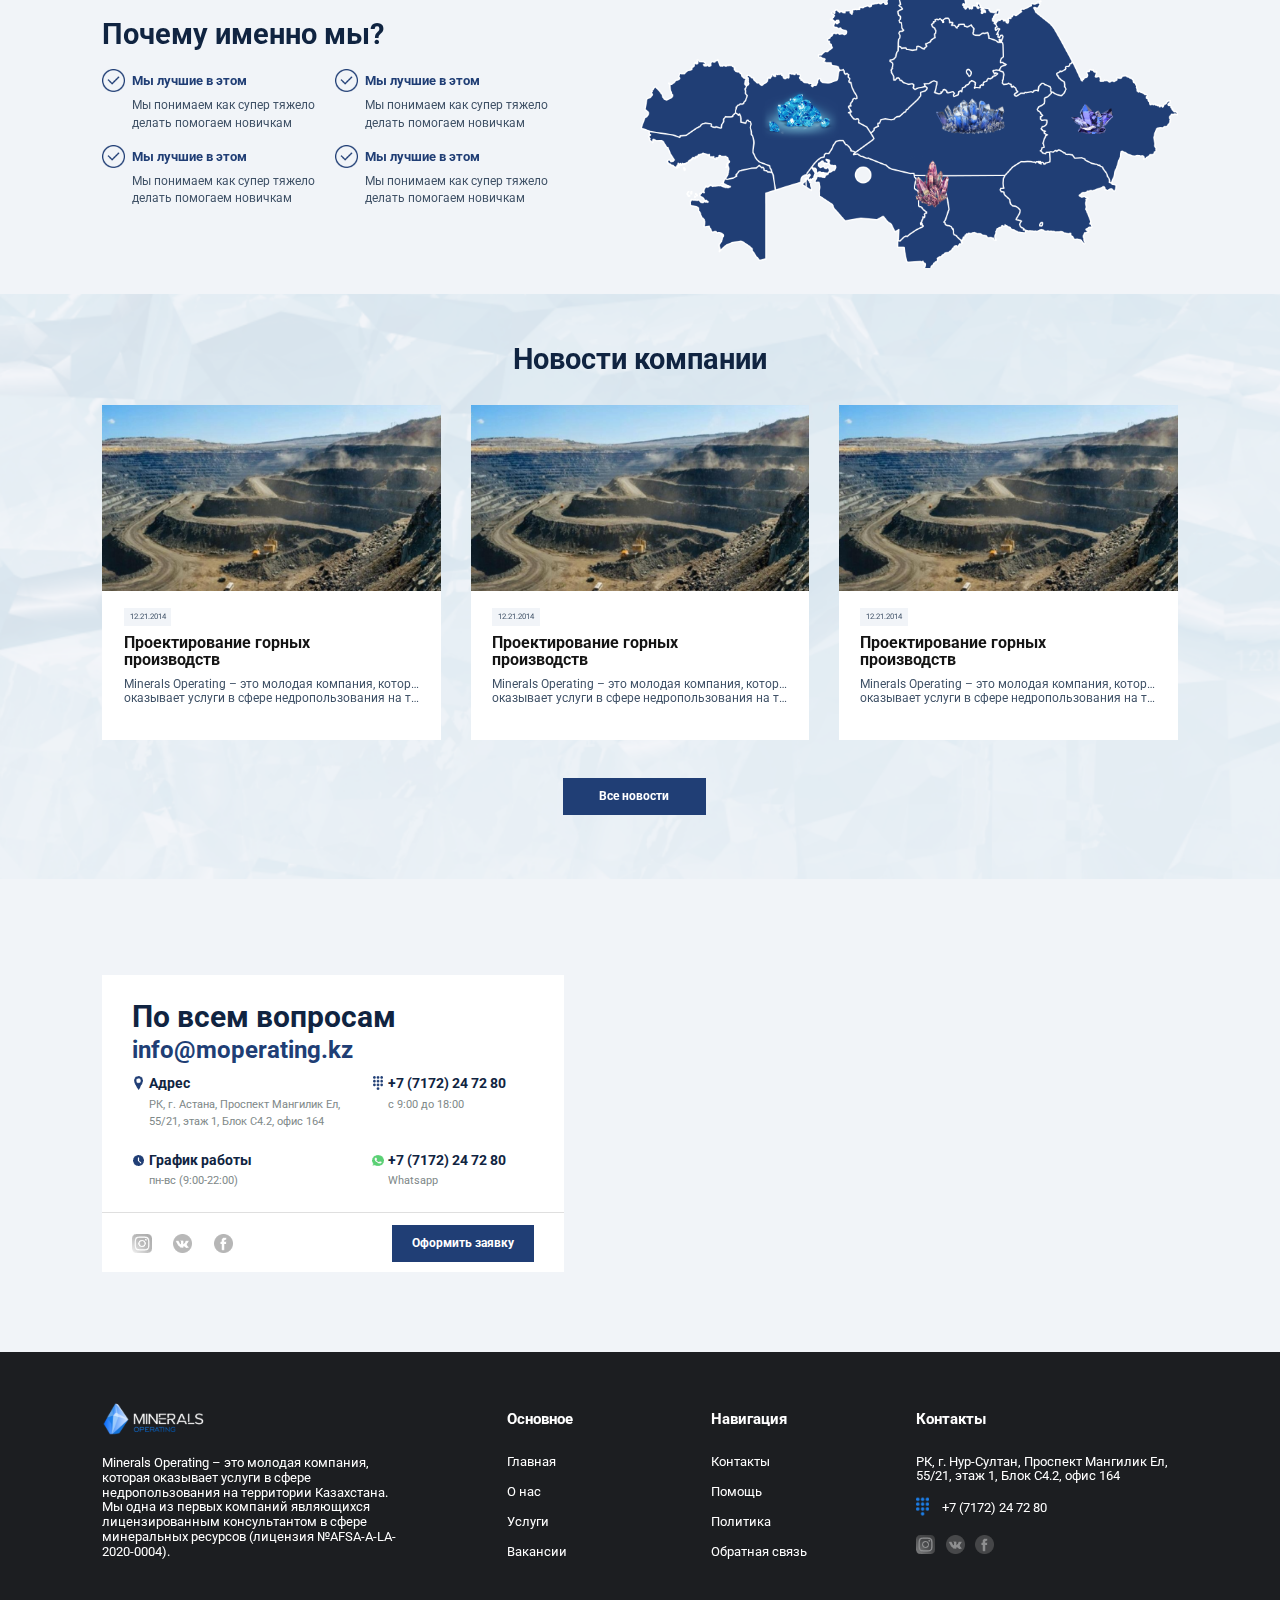
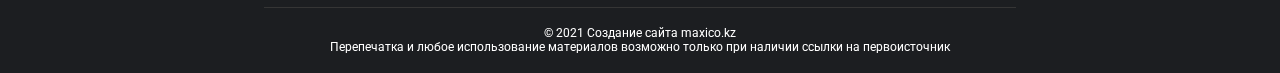
<file: drilwork.html>
<!DOCTYPE html>
<html lang="ru">
  <head>
    <meta charset="UTF-8" />
    <meta name="viewport" content="width=device-width, initial-scale=1.0" />
    <link rel="stylesheet" href="./assets/style/normalize.css" />
    <link
      rel="stylesheet"
      href="./assets/style/drilworkStyle/drilworkStyle.css"
    />
    <title>Буровые работы</title>
  </head>
  <body>
    <div class="main-container">
      <header class="header">
        <div class="header-top">
          <div class="header-top__logo">
            <img src="./assets/images/homeImg/home_logo.svg" alt="Логотип" />
          </div>
          <div class="header-top__menu">
            <nav class="header-top__nav">
              <a href="/index.html">Главная</a>
              <a href="./about.html">О компании</a>
              <a href="./services.html">Услуги</a>
              <a href="./news.html">Новости</a>
              <a href="./contacts.html">Контакты</a>
            </nav>
            <div class="burger">
              <span></span>
            </div>
            <div class="header-top__right right">
              <div class="right__contact-phone">
                <a href="tel:+77172247280"
                  ><img
                    src="./assets/images/homeImg/home_top_tel.svg"
                    class="right__phone_big"
                    alt="Телефон"
                /></a>
                <a href="tel:+77172247280">
                  <img
                    src="./assets/images/aboutImg/phone.png"
                    class="right__phone_small"
                    alt="Телефон"
                  />
                </a>
              </div>
              <img
                src="./assets/images/homeImg/home_top_lupa_stick.svg"
                class="right__line"
                alt="Поиск"
              />
              <div class="right__lupa">
                <a href="./search.html"
                  ><img
                    src="./assets/images/homeImg/home_top_lupa.svg"
                    alt="Поиск"
                /></a>
              </div>
              <div class="right__languages languages">
                <div class="languages__item languages__item_rus">
                  <img
                    src="./assets/images/aboutImg/rus.png"
                    alt="Русский флаг"
                  />
                  <p>Русский</p>
                </div>
                <div class="languages__choice">
                  <img
                    class="languages__vector"
                    src="./assets/images/aboutImg/vector-options.png"
                    alt="Выбор языка"
                  />
                  <ul class="languages__list">
                    <li class="languages__item languages__item_kaz">
                      <img
                        src="./assets/images/aboutImg/kaz.png"
                        alt="Флаг Казахстана"
                      />Казахский
                    </li>
                    <li class="languages__item">
                      <img
                        src="./assets/images/aboutImg/usa.png"
                        alt="Флаг США"
                      />Английский
                    </li>
                  </ul>
                </div>
              </div>
            </div>
          </div>
        </div>
        <div class="header__bottom">
          <div class="header__link">
            <a href="./home.html">Главная </a>
            <img src="./assets/images/drilworkImg/Vector1.png" alt="Вектор1" />
            <a href="./services.html">Наши услуги </a>
            <img src="./assets/images/drilworkImg/Vector.png" alt="Вектор2" />
            <p>Буровые работы</p>
          </div>
          <div class="header__img"></div>
          <div class="header__content">
            <h1>Буровые работы</h1>
            <div class="header__text">
              МФЦА – это уникальный центр, который использует лучшие практики и
              подходы международных финансовых центров и сотрудничает с крупными
              корпорациями и небольшими компаниями, недавно появившимися на
              рынке.
            </div>
          </div>
        </div>
      </header>
      <main>
        <div class="block1">
          <div class="block1__image"></div>
          <div class="block1__info">
            <h2 class="block1__title">Буровые работы</h2>
            <p class="block1__text">
              Мinerals Operating – это молодая компания, которая оказывает
              услуги в сфере недропользования на территории Казахстана. Мы одна
              из первых компаний являющихся лицензированным консультантом в
              сфере минеральных ресурсов (лицензия №AFSA-A-LA-2020-0004).
              Мinerals Operating зарегистрирована в Международном Финансовом
              Центре «Астана» (МФЦА) и осуществляет деятельность, основанную на
              нормах и принципах Английского общего права.
            </p>
            <p class="block1__text">
              МФЦА – это уникальный центр, который использует лучшие практики и
              подходы международных финансовых центров и сотрудничает с крупными
              корпорациями и небольшими компаниями, недавно появившимися на
              рынке.
            </p>
            <p class="block1__text">
              МФЦА – это уникальный центр, который использует лучшие практики и
              подходы международных финансовых центров и сотрудничает с крупными
              корпорациями и небольшими компаниями, недавно появившимися на
              рынке.
            </p>
          </div>
        </div>
        <div class="block2">
          <h3 class="block2__title">Мinerals Operating</h3>
          <p class="block2__text">
            Это молодая компания, которая оказывает услуги в сфере
            недропользования на территории Казахстана. Мы одна из первых
            компаний являющихся лицензированным консультантом в сфере
            минеральных ресурсов (лицензия №AFSA-A-LA-2020-0004). Мinerals
            Operating зарегистрирована в Международном Финансовом Центре
            «Астана» (МФЦА) и осуществляет деятельность, основанную на нормах и
            принципах Английского общего права.
            <br />
            Мinerals Operating – это молодая компания, которая оказывает услуги
            в сфере недропользования на территории Казахстана. Мы одна из первых
            компаний являющихся лицензированным консультантом в сфере
            минеральных ресурсов (лицензия №AFSA-A-LA-2020-0004). Мinerals
            Operating зарегистрирована в Международном Финансовом Центре
            «Астана» (МФЦА) и осуществляет деятельность, основанную на нормах и
            принципах Английского общего права.
          </p>
          <p class="block2__text">
            Мinerals Operating – это молодая компания, которая оказывает услуги
            в сфере недропользования на территории Казахстана. Мы одна из первых
            компаний являющихся лицензированным консультантом в сфере
            минеральных ресурсов (лицензия №AFSA-A-LA-2020-0004). Мinerals
            Operating зарегистрирована в Международном Финансовом Центре
            «Астана» (МФЦА) и осуществляет деятельность, основанную на нормах и
            принципах Английского общего права.
          </p>
        </div>
        <div class="advantages">
          <img
            src="./assets/images/drilworkImg/advantages.png"
            class="advantages__img advantages__img_1"
            alt="Галочка"
          />
          <div class="advantages__title advantages__title_1">
            Мы лучшие в этом
          </div>
          <div class="advantages__text advantages__text_1">
            Мы понимаем как супер тяжело делать помогаем новичкам
          </div>
          <img
            src="./assets/images/drilworkImg/advantages.png"
            class="advantages__img advantages__img_2"
            alt="Галочка"
          />
          <div class="advantages__title advantages__title_2">
            Мы лучшие в этом
          </div>
          <div class="advantages__text advantages__text_2">
            Мы понимаем как супер тяжело делать помогаем новичкам
          </div>
          <img
            src="./assets/images/drilworkImg/advantages.png"
            class="advantages__img advantages__img_3"
            alt="Галочка"
          />
          <div class="advantages__title advantages__title_3">
            Мы лучшие в этом
          </div>
          <div class="advantages__text advantages__text_3">
            Мы понимаем как супер тяжело делать помогаем новичкам
          </div>
          <img
            src="./assets/images/drilworkImg/advantages.png"
            class="advantages__img advantages__img_4"
            alt="Галочка"
          />
          <div class="advantages__title advantages__title_4">
            Мы лучшие в этом
          </div>
          <div class="advantages__text advantages__text_4">
            Мы понимаем как супер тяжело делать помогаем новичкам
          </div>
        </div>
        <div class="block3">
          <p class="block3__text">
            Это молодая компания, которая оказывает услуги в сфере
            недропользования на территории Казахстана. Мы одна из первых
            компаний являющихся лицензированным консультантом в сфере
            минеральных ресурсов (лицензия №AFSA-A-LA-2020-0004). Мinerals
            Operating зарегистрирована в Международном Финансовом Центре
            «Астана» (МФЦА) и осуществляет деятельность, основанную на нормах и
            принципах Английского общего права.
            <br />
            Мinerals Operating - это молодая компания, которая оказывает услуги
            в сфере недропользования на территории Казахстана. Мы одна из первых
            компаний являющихся лицензированным консультантом в сфере
            минеральных ресурсов (лицензия №AFSA-A-LA-2020-0004). Мinerals
            Operating зарегистрирована в Международном Финансовом Центре
            «Астана» (МФЦА) и осуществляет деятельность, основанную на нормах и
            принципах Английского общего права.
          </p>
        </div>
        <div class="certificates">
          <h2 class="certificates__title">Сертификаты компании</h2>
          <div class="certificates__gallery">
            <div class="certificates__img certificates__img_1"></div>
            <div class="certificates__img certificates__img_2"></div>
            <div class="certificates__img certificates__img_3"></div>
          </div>
        </div>
        <div class="block4">
          <div class="block4__card">
            <h2 class="block4__title">Почему именно мы?</h2>
            <div class="block4__advantages">
              <img
                src="./assets/images/drilworkImg/advantages.png"
                class="advantages__img advantages__img_5"
                alt="Галочка"
              />
              <div class="advantages__title advantages__title_5">
                Мы лучшие в этом
              </div>
              <div class="advantages__text advantages__text_5">
                Мы понимаем как супер тяжело делать помогаем новичкам
              </div>
              <img
                src="./assets/images/drilworkImg/advantages.png"
                class="advantages__img advantages__img_6"
                alt="Галочка"
              />
              <div class="advantages__title advantages__title_6">
                Мы лучшие в этом
              </div>
              <div class="advantages__text advantages__text_6">
                Мы понимаем как супер тяжело делать помогаем новичкам
              </div>
              <img
                src="./assets/images/drilworkImg/advantages.png"
                class="advantages__img advantages__img_7"
                alt="Галочка"
              />
              <div class="advantages__title advantages__title_7">
                Мы лучшие в этом
              </div>
              <div class="advantages__text advantages__text_7">
                Мы понимаем как супер тяжело делать помогаем новичкам
              </div>
              <img
                src="./assets/images/drilworkImg/advantages.png"
                class="advantages__img advantages__img_8"
                alt="Галочка"
              />
              <div class="advantages__title advantages__title_8">
                Мы лучшие в этом
              </div>
              <div class="advantages__text advantages__text_8">
                Мы понимаем как супер тяжело делать помогаем новичкам
              </div>
            </div>
          </div>
          <div class="block4__map"></div>
        </div>
        <div class="news">
          <h2 class="news__title">Новости компании</h2>
          <div class="news__gallery">
            <div class="news__card">
              <div class="news__img news__img_1"></div>
              <div class="news__info">
                <div class="news__date">12.21.2014</div>
                <a href="./drilnews.html" class="news__subtitle"
                  >Проектирование горных производств</a
                >
                <div class="news__text">
                  Мinerals Operating – это молодая компания, которая
                  <br />оказывает услуги в сфере недропользования на территории
                  Казахстана.
                </div>
              </div>
            </div>
            <div class="news__card">
              <div class="news__img news__img_2"></div>
              <div class="news__info">
                <div class="news__date">12.21.2014</div>
                <a href="./drilnews.html" class="news__subtitle"
                  >Проектирование горных производств</a
                >
                <div class="news__text">
                  Мinerals Operating – это молодая компания, которая
                  <br />оказывает услуги в сфере недропользования на территории
                  Казахстана.
                </div>
              </div>
            </div>
            <div class="news__card">
              <div class="news__img news__img_3"></div>
              <div class="news__info">
                <div class="news__date">12.21.2014</div>
                <a href="./drilnews.html" class="news__subtitle"
                  >Проектирование горных производств</a
                >
                <div class="news__text">
                  Мinerals Operating – это молодая компания, которая <br />
                  оказывает услуги в сфере недропользования на территории
                  Казахстана.
                </div>
              </div>
            </div>
          </div>
          <a href="./news.html" class="news__button">Все новости</a>
        </div>
        <div class="location">
          <div class="contacts">
            <div class="contacts__title">
              <div class="contacts__questions">По всем вопросам</div>
              <a href="mailto:info@moperating.kz" class="contacts__email"
                >info@moperating.kz</a
              >
            </div>
            <div class="contacts__address">
              <img
                src="./assets/images/servicesImg/address.png"
                alt="Адрес"
                class="contacts__img-address"
              />
              <p class="contacts__capture contacts__capture_addres">Адрес</p>
              <p class="contacts__description contacts__description_addres">
                РК, г. Астана, Проспект Мангилик Ел, 55/21, этаж 1, Блок C4.2,
                офис 164
              </p>
              <img
                src="./assets/images/servicesImg/phone.png"
                alt="Телефон"
                class="contacts__img-phone"
              />
              <p class="contacts__capture contacts__capture_phone">
                +7 (7172) 24 72 80
              </p>
              <p class="contacts__description contacts__description_phone">
                с 9:00 до 18:00
              </p>
              <img
                src="./assets/images/servicesImg/clock.png"
                alt="Время работы"
                class="contacts__img-time"
              />
              <p class="contacts__capture contacts__capture_time">
                График работы
              </p>
              <p class="contacts__description contacts__description_time">
                пн-вс (9:00-22:00)
              </p>
              <img
                src="./assets/images/servicesImg/whatsapp.png"
                alt="Whatsapp"
                class="contacts__img-whatsapp"
              />
              <p class="contacts__capture contacts__capture_whatsapp">
                +7 (7172) 24 72 80
              </p>
              <p class="contacts__description contacts__description_whatsapp">
                Whatsapp
              </p>
            </div>
            <div class="contacts__footer">
              <div class="contacts__media">
                <a
                  href="https://www.instagram.com/"
                  target="_blank"
                  class="contacts__social-media"
                >
                  <img
                    src="./assets/images/servicesImg/instagram.png"
                    alt="Инстаграм"
                    class="contacts__social-media contacts__social-media_inst"
                  />
                </a>
                <a
                  href="https://www.vk.com/"
                  target="_blank"
                  class="contacts__social-media"
                >
                  <img
                    src="./assets/images/servicesImg/vk.png"
                    alt="ВКонтакте"
                    class="contacts__social-media contacts__social-media_vk"
                  />
                </a>
                <a
                  href="https://www.facebook.com/"
                  target="_blank"
                  class="contacts__social-media"
                >
                  <img
                    src="./assets/images/servicesImg/facebook.png"
                    alt="Фейсбук"
                    class="contacts__social-media contacts__social-media_fb"
                  />
                </a>
              </div>
              <a href="./contacts.html#idform" class="contacts__button">
                Оформить заявку</a
              >
            </div>
          </div>
          <script
            type="text/javascript"
            charset="utf-8"
            async
            src="https://api-maps.yandex.ru/services/constructor/1.0/js/?um=constructor%3Ac56ac1e82d1e6d36f59800a8d5cbe77d1c0c234d755feaaea16d10b1cbc7d466&amp;width=100%&amp;lang=ru_RU&amp;scroll=true"
          ></script>
        </div>
      </main>
      <footer class="footer">
        <div class="footer-top">
          <div class="footer-top__block footer-top__block_1">
            <div class="footer-top__title footer-top__title_logo">
              <img
                src="./assets/images/homeImg/home_logo_black.svg"
                alt="Логотип"
              />
            </div>
            <div class="footer-top__content">
              <p>
                Мinerals Operating – это молодая компания, которая оказывает
                услуги в сфере недропользования на территории Казахстана. Мы
                одна из первых компаний являющихся лицензированным консультантом
                в сфере минеральных ресурсов (лицензия №AFSA-A-LA-2020-0004).
              </p>
            </div>
          </div>
          <div class="footer-top__block footer-top__block_2">
            <div class="footer-top__title">
              <h6>Основное</h6>
            </div>
            <div class="footer-top__content footer-top__content_nav">
              <a href="./home.html">Главная</a>
              <a href="./about.html">О нас</a>
              <a href="./services.html">Услуги</a>
              <a href="#">Вакансии</a>
            </div>
            <div class="footer-top__choice">
              <img
                class="footer-top__vector"
                src="./assets/images/aboutImg/vector-options.png"
                alt="Открыть пункты"
              />
              <div
                class="footer-top__content-choice footer-top__content-choice_1"
              >
                <a href="./index.html">Главная</a>
                <a href="./about.html">О нас</a>
                <a href="./services.html">Услуги</a>
                <a href="#">Вакансии</a>
              </div>
            </div>
          </div>
          <div class="footer-top__block footer-top__block_3">
            <div class="footer-top__title">
              <h6>Навигация</h6>
            </div>
            <div class="footer-top__content footer-top__content_nav">
              <a href="./contacts.html">Контакты</a>
              <a href="contacts.html#gotoform">Помощь</a>
              <a href="#" target="_blank">Политика</a>
              <a href="contacts.html#gotoform">Обратная связь</a>
            </div>
            <div class="footer-top__choice">
              <img
                class="footer-top__vector"
                src="./assets/images/aboutImg/vector-options.png"
                alt="Открыть пункты"
              />
              <div
                class="footer-top__content-choice footer-top__content-choice_2"
              >
                <a href="./contacts.html">Контакты</a>
                <a href="contacts.html#gotoform">Помощь</a>
                <a href="#" target="_blank">Политика</a>
                <a href="contacts.html#gotoform">Обратная связь</a>
              </div>
            </div>
          </div>
          <div class="footer-top__block footer-top__block_4">
            <div class="footer-top__title">
              <h6>Контакты</h6>
            </div>
            <div class="footer-top__content">
              <p>
                РК, г. Нур-Султан, Проспект Мангилик Ел, 55/21, этаж 1, Блок
                C4.2, офис 164
              </p>
              <div class="footer-top__content-tel content-tel">
                <div class="content-tel__icon">
                  <img
                    src="./assets/images/homeImg/footer_top_tel.png"
                    alt="Телефон"
                  />
                </div>
                <div class="content-tel__number">
                  <a href="tel:+77172247280"> +7 (7172) 24 72 80</a>
                </div>
              </div>
              <div class="footer-top__content-media content-media">
                <a href="https://www.instagram.com/" target="_blank">
                  <img
                    src="./assets/images/servicesImg/instagram.png"
                    alt="instagram"
                    class="content-media__social"
                  />
                </a>
                <a href="https://www.vk.com/" target="_blank">
                  <img
                    src="./assets/images/servicesImg/vk.png"
                    alt="ВКонтакте"
                    class="content-media__social"
                  />
                </a>
                <a href="https://www.facebook.com/" target="_blank">
                  <img
                    src="./assets/images/servicesImg/facebook.png"
                    alt="facebook"
                    class="content-media__social"
                  />
                </a>
              </div>
            </div>
            <div class="footer-top__choice">
              <img
                class="footer-top__vector"
                src="./assets/images/aboutImg/vector-options.png"
                alt="Открыть пункты"
              />
              <div
                class="footer-top__content-choice footer-top__content-choice_3"
              >
                <p>
                  РК, г. Нур-Султан, Проспект Мангилик Ел, 55/21, этаж 1, Блок
                  C4.2, офис 164
                </p>
                <div class="footer-top__content-tel content-tel">
                  <div class="content-tel__icon">
                    <img
                      src="./assets/images/homeImg/footer_top_tel.png"
                      alt="Телефон"
                    />
                  </div>
                  <div class="content-tel__number">
                    <a href="tel:+77172247280"> +7 (7172) 24 72 80</a>
                  </div>
                </div>
                <div class="footer-top__content-media content-media">
                  <a href="https://www.instagram.com/" target="_blank">
                    <img
                      src="./assets/images/servicesImg/instagram.png"
                      alt="instagram"
                      class="content-media__social"
                    />
                  </a>
                  <a href="https://www.vk.com/" target="_blank">
                    <img
                      src="./assets/images/servicesImg/vk.png"
                      alt="ВКонтакте"
                      class="content-media__social"
                    />
                  </a>
                  <a href="https://www.facebook.com/" target="_blank">
                    <img
                      src="./assets/images/servicesImg/facebook.png"
                      alt="facebook"
                      class="content-media__social"
                    />
                  </a>
                </div>
              </div>
            </div>
          </div>
        </div>
        <img
          class="footer__line"
          src="./assets/images/aboutImg/footer-line.png"
          alt="Разделительная черта"
        />
        <div class="footer-bottom">
          © 2021 Создание сайта maxico.kz <br />
          Перепечатка и любое использование материалов возможно только при
          наличии ссылки на первоисточник
        </div>
      </footer>
    </div>
    <script>
      document.addEventListener('DOMContentLoaded', function () {
        const choice = document.querySelector('.languages__choice');
        const choiceList = document.querySelector('.languages__list');
        choice.addEventListener('click', function () {
          choiceList.classList.toggle('show');
        });
      });
    </script>
  </body>
</html>
</file>
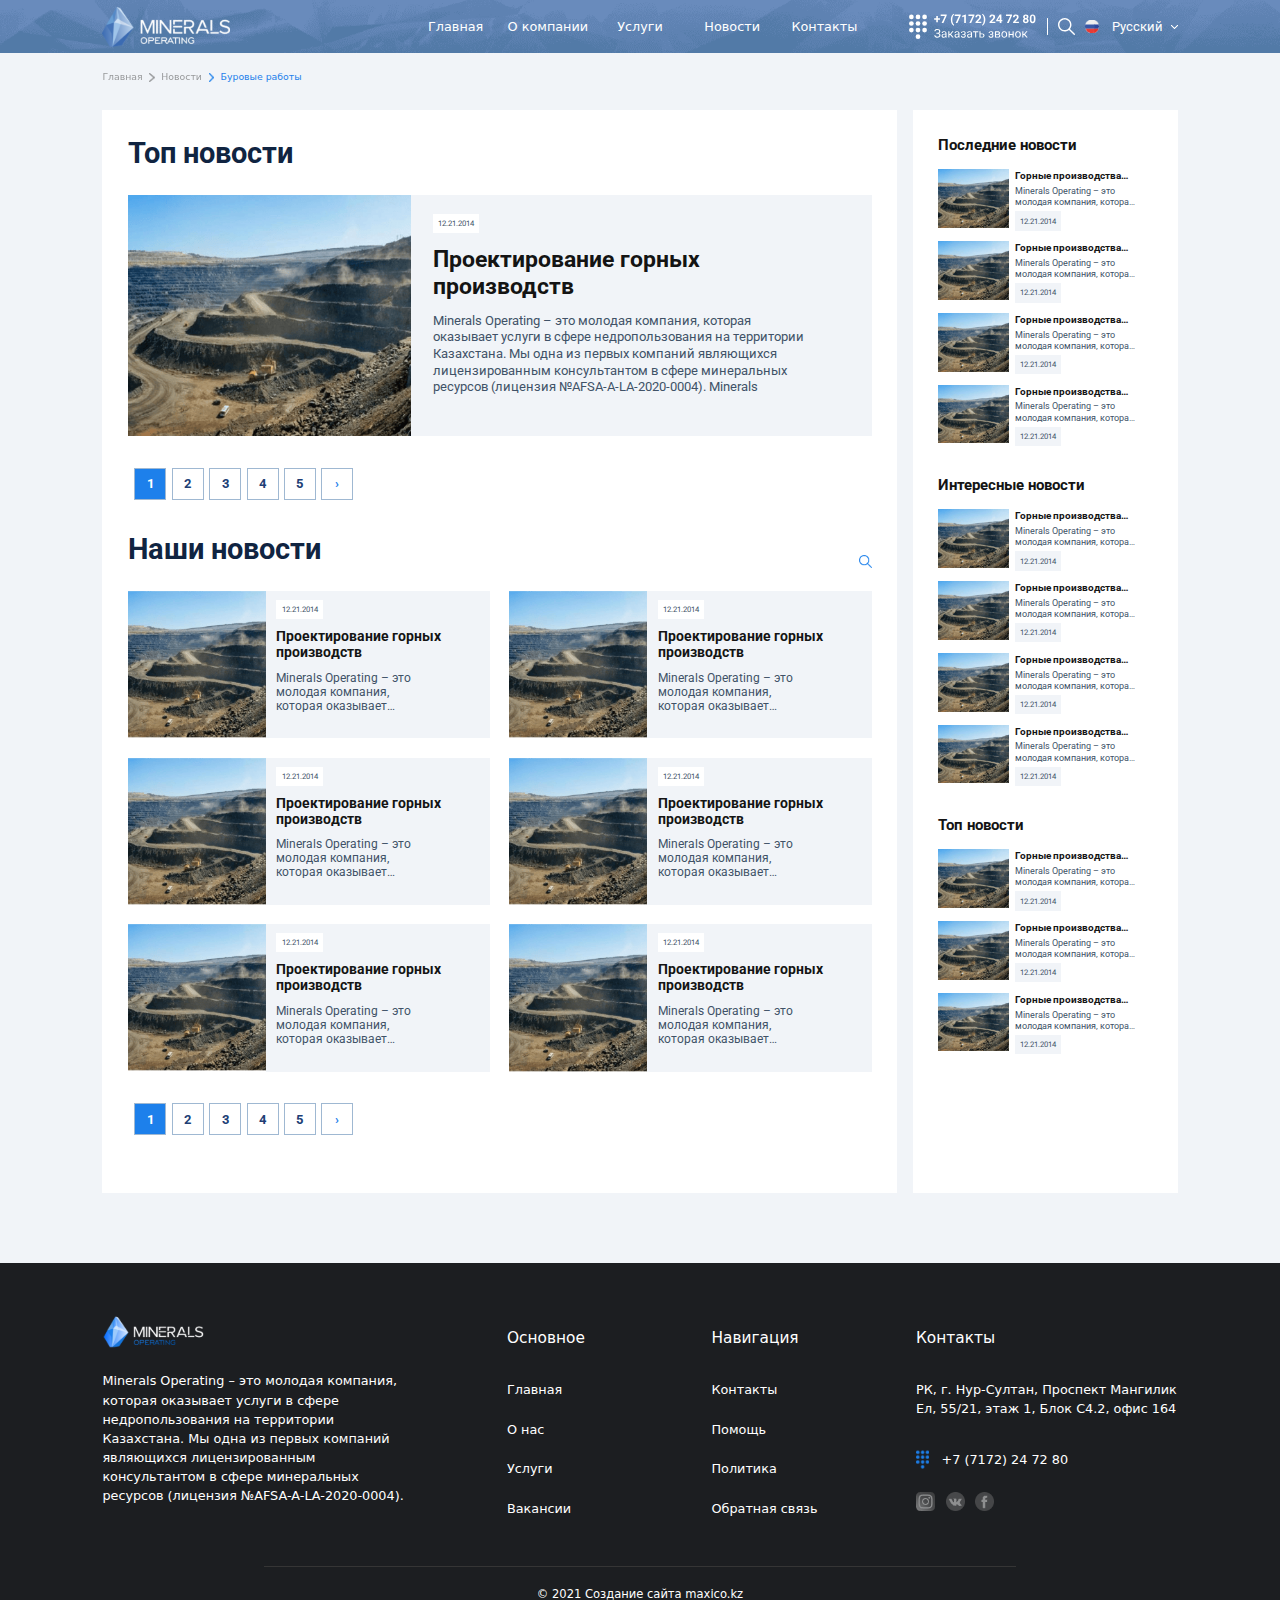
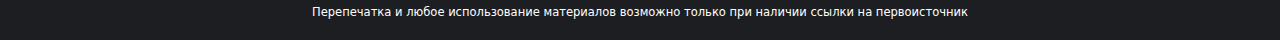
<file: news.html>
<!DOCTYPE html>
<html lang="ru">
  <head>
    <meta charset="UTF-8" />
    <meta name="viewport" content="width=device-width, initial-scale=1.0" />
    <link rel="stylesheet" href="./assets/style/bootstrap/bootstrap.min.css" />
    <link rel="stylesheet" href="./assets/style/normalize.css" />
    <link rel="stylesheet" href="./assets/style/newsStyle/newsStyle.css" />
    <title>Новости</title>
  </head>
  <body>
    <header class="header">
      <div class="header-top">
        <div class="header-top__logo">
          <img src="./assets/images/homeImg/home_logo.svg" alt="Логотип" />
        </div>
        <div class="header-top__menu">
          <nav class="header-top__nav">
            <a href="./index.html">Главная</a>
            <a href="./about.html">О компании</a>
            <a href="./services.html">Услуги</a>
            <a href="./news.html">Новости</a>
            <a href="./contacts.html">Контакты</a>
          </nav>
          <div class="burger">
            <span></span>
          </div>
          <div class="header-top__right right">
            <div class="right__contact-phone">
              <a href="tel:+77172247280"
                ><img
                  src="./assets/images/homeImg/home_top_tel.svg"
                  class="right__phone_big"
                  alt="Телефон"
              /></a>
              <a href="tel:+77172247280">
                <img
                  src="./assets/images/aboutImg/phone.png"
                  class="right__phone_small"
                  alt="Телефон" />
              </a>
            </div>
            <img
              src="./assets/images/homeImg/home_top_lupa_stick.svg"
              class="right__line"
              alt="Поиск" />
            <div class="right__lupa">
              <a href="./search.html"
                ><img
                  src="./assets/images/homeImg/home_top_lupa.svg"
                  alt="Поиск"
              /></a>
            </div>
            <div class="right__languages languages">
              <div class="languages__item languages__item_rus">
                <img
                  src="./assets/images/aboutImg/rus.png"
                  alt="Русский флаг" />
                <p>Русский</p>
              </div>
              <div class="languages__choice">
                <img
                  class="languages__vector"
                  src="./assets/images/aboutImg/vector-options.png"
                  alt="Выбор языка" />
                <ul class="languages__list">
                  <li class="languages__item languages__item_kaz">
                    <img
                      src="./assets/images/aboutImg/kaz.png"
                      alt="Флаг Казахстана" />Казахский
                  </li>
                  <li class="languages__item">
                    <img
                      src="./assets/images/aboutImg/usa.png"
                      alt="Флаг США" />Английский
                  </li>
                </ul>
              </div>
            </div>
          </div>
        </div>
      </div>
    </header>
    <div class="header__link">
      <a href="./home.html">Главная </a>
      <img src="./assets/images/newsImg/Vector.png" alt="Вектор1" />
      <a href="./services.html">Новости </a>
      <img src="./assets/images/newsImg/Vectorblue.png" alt="Вектор2" />
      <p>Буровые работы</p>
    </div>
    <div class="all">
      <main class="news">
        <h2 class="news__title">Топ новости</h2>
        <div class="newscard">
          <div class="newscard__img">
            <img src="./assets/images/newsImg/news-pic-Big.png" alt="pic" />
          </div>
          <div class="newscard__body">
            <p class="newscard__date">12.21.2014</p>
            <p class="newscard__title">Проектирование горных производств</p>
            <p class="newscard__text">
              Мinerals Operating – это молодая компания, которая оказывает
              услуги в сфере недропользования на территории Казахстана. Мы одна
              из первых компаний являющихся лицензированным консультантом в
              сфере минеральных ресурсов (лицензия №AFSA-A-LA-2020-0004).
              Мinerals
            </p>
          </div>
        </div>
        <div class="paginator paginator_1">
          <nav aria-label="">
            <ul class="pagination">
              <li class="page-item active" aria-current="page">
                <a class="page-link" href="#">1</a>
              </li>
              <li class="page-item"><a class="page-link" href="#">2</a></li>
              <li class="page-item"><a class="page-link" href="#">3</a></li>
              <li class="page-item"><a class="page-link" href="#">4</a></li>
              <li class="page-item"><a class="page-link" href="#">5</a></li>
              <li class="page-item">
                <a class="page-link" href="#" aria-label="Следующая">
                  <span aria-hidden="true">&rsaquo;</span>
                </a>
              </li>
            </ul>
          </nav>
        </div>
        <div class="title">
          <h2 class="news__title">Наши новости</h2>
          <img
            class="loupe"
            src="./assets/images/newsImg/lupa.png"
            alt="loupe" />
        </div>
        <div class="card-container-main">
          <div class="newscard">
            <div class="newscard__img newscard__img_md">
              <img src="./assets/images/newsImg/news-pic-Med.png" alt="pic" />
            </div>
            <div class="newscard__body newscard__body_md">
              <p class="newscard__date newscard__date_md">12.21.2014</p>
              <p class="newscard__title newscard__title_md">
                Проектирование горных производств
              </p>
              <p class="newscard__text newscard__text_md">
                Мinerals Operating – это молодая компания, которая оказывает
                услуги в сфере недропользования на территории Казахстана. Мы
                одна из первых компаний являющихся лицензированным консультантом
                в сфере минеральных ресурсов (лицензия №AFSA-A-LA-2020-0004).
                Мinerals
              </p>
            </div>
          </div>
          <div class="newscard">
            <div class="newscard__img newscard__img_md">
              <img src="./assets/images/newsImg/news-pic-Med.png" alt="pic" />
            </div>
            <div class="newscard__body newscard__body_md">
              <p class="newscard__date newscard__date_md">12.21.2014</p>
              <p class="newscard__title newscard__title_md">
                Проектирование горных производств
              </p>
              <p class="newscard__text newscard__text_md">
                Мinerals Operating – это молодая компания, которая оказывает
                услуги в сфере недропользования на территории Казахстана. Мы
                одна из первых компаний являющихся лицензированным консультантом
                в сфере минеральных ресурсов (лицензия №AFSA-A-LA-2020-0004).
                Мinerals
              </p>
            </div>
          </div>
          <div class="newscard">
            <div class="newscard__img newscard__img_md">
              <img src="./assets/images/newsImg/news-pic-Med.png" alt="pic" />
            </div>
            <div class="newscard__body newscard__body_md">
              <p class="newscard__date newscard__date_md">12.21.2014</p>
              <p class="newscard__title newscard__title_md">
                Проектирование горных производств
              </p>
              <p class="newscard__text newscard__text_md">
                Мinerals Operating – это молодая компания, которая оказывает
                услуги в сфере недропользования на территории Казахстана. Мы
                одна из первых компаний являющихся лицензированным консультантом
                в сфере минеральных ресурсов (лицензия №AFSA-A-LA-2020-0004).
                Мinerals
              </p>
            </div>
          </div>
          <div class="newscard">
            <div class="newscard__img newscard__img_md">
              <img src="./assets/images/newsImg/news-pic-Med.png" alt="pic" />
            </div>
            <div class="newscard__body newscard__body_md">
              <p class="newscard__date newscard__date_md">12.21.2014</p>
              <p class="newscard__title newscard__title_md">
                Проектирование горных производств
              </p>
              <p class="newscard__text newscard__text_md">
                Мinerals Operating – это молодая компания, которая оказывает
                услуги в сфере недропользования на территории Казахстана. Мы
                одна из первых компаний являющихся лицензированным консультантом
                в сфере минеральных ресурсов (лицензия №AFSA-A-LA-2020-0004).
                Мinerals
              </p>
            </div>
          </div>
          <div class="newscard">
            <div class="newscard__img newscard__img_md">
              <img src="./assets/images/newsImg/news-pic-Med.png" alt="pic" />
            </div>
            <div class="newscard__body newscard__body_md">
              <p class="newscard__date newscard__date_md">12.21.2014</p>
              <p class="newscard__title newscard__title_md">
                Проектирование горных производств
              </p>
              <p class="newscard__text newscard__text_md">
                Мinerals Operating – это молодая компания, которая оказывает
                услуги в сфере недропользования на территории Казахстана. Мы
                одна из первых компаний являющихся лицензированным консультантом
                в сфере минеральных ресурсов (лицензия №AFSA-A-LA-2020-0004).
                Мinerals
              </p>
            </div>
          </div>
          <div class="newscard">
            <div class="newscard__img newscard__img_md">
              <img src="./assets/images/newsImg/news-pic-Med.png" alt="pic" />
            </div>
            <div class="newscard__body newscard__body_md">
              <p class="newscard__date newscard__date_md">12.21.2014</p>
              <p class="newscard__title newscard__title_md">
                Проектирование горных производств
              </p>
              <p class="newscard__text newscard__text_md">
                Мinerals Operating – это молодая компания, которая оказывает
                услуги в сфере недропользования на территории Казахстана. Мы
                одна из первых компаний являющихся лицензированным консультантом
                в сфере минеральных ресурсов (лицензия №AFSA-A-LA-2020-0004).
                Мinerals
              </p>
            </div>
          </div>
        </div>
        <div class="paginator paginator_2">
          <nav aria-label="">
            <ul class="pagination">
              <li class="page-item active" aria-current="page">
                <a class="page-link" href="#">1</a>
              </li>
              <li class="page-item">
                <a class="page-link" href="#">2</a>
              </li>
              <li class="page-item">
                <a class="page-link" href="#">3</a>
              </li>
              <li class="page-item">
                <a class="page-link" href="#">4</a>
              </li>
              <li class="page-item">
                <a class="page-link" href="#">5</a>
              </li>
              <li class="page-item">
                <a class="page-link" href="#" aria-label="Следующая">
                  <span aria-hidden="true">&rsaquo;</span>
                </a>
              </li>
            </ul>
          </nav>
        </div>
      </main>
      <aside class="news news_aside">
        <section class="last-news">
          <div class="news__title news__title_sm">Последние новости</div>
          <div class="newscard newscard_sm">
            <div class="newscard__img newscard__img_sm">
              <img src="./assets/images/newsImg/news-pic-Small.png" alt="pic" />
            </div>
            <div class="newscard__body newscard__body_sm">
              <p class="newscard__title newscard__title_sm">
                Горные производства nhf
              </p>
              <p class="newscard__text newscard__text_sm">
                Мinerals Operating – это молодая компания, которая оказывает
                услуги в сфере недропользования на территории Казахстана. Мы
                одна из первых компаний являющихся лицензированным консультантом
                в сфере минеральных ресурсов (лицензия №AFSA-A-LA-2020-0004).
                Мinerals
              </p>
              <p class="newscard__date newscard__date_sm">12.21.2014</p>
            </div>
          </div>
          <div class="newscard newscard_sm">
            <div class="newscard__img newscard__img_sm">
              <img src="./assets/images/newsImg/news-pic-Small.png" alt="pic" />
            </div>
            <div class="newscard__body newscard__body_sm">
              <p class="newscard__title newscard__title_sm">
                Горные производства тратата
              </p>
              <p class="newscard__text newscard__text_sm">
                Мinerals Operating – это молодая компания, которая оказывает
                услуги в сфере недропользования на территории Казахстана. Мы
                одна из первых компаний являющихся лицензированным консультантом
                в сфере минеральных ресурсов (лицензия №AFSA-A-LA-2020-0004).
                Мinerals
              </p>
              <p class="newscard__date newscard__date_sm">12.21.2014</p>
            </div>
          </div>
          <div class="newscard newscard_sm">
            <div class="newscard__img newscard__img_sm">
              <img src="./assets/images/newsImg/news-pic-Small.png" alt="pic" />
            </div>
            <div class="newscard__body newscard__body_sm">
              <p class="newscard__title newscard__title_sm">
                Горные производства тратата
              </p>
              <p class="newscard__text newscard__text_sm">
                Мinerals Operating – это молодая компания, которая оказывает
                услуги в сфере недропользования на территории Казахстана. Мы
                одна из первых компаний являющихся лицензированным консультантом
                в сфере минеральных ресурсов (лицензия №AFSA-A-LA-2020-0004).
                Мinerals
              </p>
              <p class="newscard__date newscard__date_sm">12.21.2014</p>
            </div>
          </div>
          <div class="newscard newscard_sm">
            <div class="newscard__img newscard__img_sm">
              <img src="./assets/images/newsImg/news-pic-Small.png" alt="pic" />
            </div>
            <div class="newscard__body newscard__body_sm">
              <p class="newscard__title newscard__title_sm">
                Горные производства тратата
              </p>
              <p class="newscard__text newscard__text_sm">
                Мinerals Operating – это молодая компания, которая оказывает
                услуги в сфере недропользования на территории Казахстана. Мы
                одна из первых компаний являющихся лицензированным консультантом
                в сфере минеральных ресурсов (лицензия №AFSA-A-LA-2020-0004).
                Мinerals
              </p>
              <p class="newscard__date newscard__date_sm">12.21.2014</p>
            </div>
          </div>
        </section>
        <section class="interesting-news">
          <div class="news__title news__title_sm">Интересные новости</div>
          <div class="newscard newscard_sm">
            <div class="newscard__img newscard__img_sm">
              <img src="./assets/images/newsImg/news-pic-Small.png" alt="pic" />
            </div>
            <div class="newscard__body newscard__body_sm">
              <p class="newscard__title newscard__title_sm">
                Горные производства тратата
              </p>
              <p class="newscard__text newscard__text_sm">
                Мinerals Operating – это молодая компания, которая оказывает
                услуги в сфере недропользования на территории Казахстана. Мы
                одна из первых компаний являющихся лицензированным консультантом
                в сфере минеральных ресурсов (лицензия №AFSA-A-LA-2020-0004).
                Мinerals
              </p>
              <p class="newscard__date newscard__date_sm">12.21.2014</p>
            </div>
          </div>
          <div class="newscard newscard_sm">
            <div class="newscard__img newscard__img_sm">
              <img src="./assets/images/newsImg/news-pic-Small.png" alt="pic" />
            </div>
            <div class="newscard__body newscard__body_sm">
              <p class="newscard__title newscard__title_sm">
                Горные производства тратата
              </p>
              <p class="newscard__text newscard__text_sm">
                Мinerals Operating – это молодая компания, которая оказывает
                услуги в сфере недропользования на территории Казахстана. Мы
                одна из первых компаний являющихся лицензированным консультантом
                в сфере минеральных ресурсов (лицензия №AFSA-A-LA-2020-0004).
                Мinerals
              </p>
              <p class="newscard__date newscard__date_sm">12.21.2014</p>
            </div>
          </div>
          <div class="newscard newscard_sm">
            <div class="newscard__img newscard__img_sm">
              <img src="./assets/images/newsImg/news-pic-Small.png" alt="pic" />
            </div>
            <div class="newscard__body newscard__body_sm">
              <p class="newscard__title newscard__title_sm">
                Горные производства тратата
              </p>
              <p class="newscard__text newscard__text_sm">
                Мinerals Operating – это молодая компания, которая оказывает
                услуги в сфере недропользования на территории Казахстана. Мы
                одна из первых компаний являющихся лицензированным консультантом
                в сфере минеральных ресурсов (лицензия №AFSA-A-LA-2020-0004).
                Мinerals
              </p>
              <p class="newscard__date newscard__date_sm">12.21.2014</p>
            </div>
          </div>
          <div class="newscard newscard_sm">
            <div class="newscard__img newscard__img_sm">
              <img src="./assets/images/newsImg/news-pic-Small.png" alt="pic" />
            </div>
            <div class="newscard__body newscard__body_sm">
              <p class="newscard__title newscard__title_sm">
                Горные производства тратата
              </p>
              <p class="newscard__text newscard__text_sm">
                Мinerals Operating – это молодая компания, которая оказывает
                услуги в сфере недропользования на территории Казахстана. Мы
                одна из первых компаний являющихся лицензированным консультантом
                в сфере минеральных ресурсов (лицензия №AFSA-A-LA-2020-0004).
                Мinerals
              </p>
              <p class="newscard__date newscard__date_sm">12.21.2014</p>
            </div>
          </div>
        </section>
        <section class="top-news">
          <div class="news__title news__title_sm">Топ новости</div>
          <div class="newscard newscard_sm">
            <div class="newscard__img newscard__img_sm">
              <img src="./assets/images/newsImg/news-pic-Small.png" alt="pic" />
            </div>
            <div class="newscard__body newscard__body_sm">
              <p class="newscard__title newscard__title_sm">
                Горные производства тратата
              </p>
              <p class="newscard__text newscard__text_sm">
                Мinerals Operating – это молодая компания, которая оказывает
                услуги в сфере недропользования на территории Казахстана. Мы
                одна из первых компаний являющихся лицензированным консультантом
                в сфере минеральных ресурсов (лицензия №AFSA-A-LA-2020-0004).
                Мinerals
              </p>
              <p class="newscard__date newscard__date_sm">12.21.2014</p>
            </div>
          </div>
          <div class="newscard newscard_sm">
            <div class="newscard__img newscard__img_sm">
              <img src="./assets/images/newsImg/news-pic-Small.png" alt="pic" />
            </div>
            <div class="newscard__body newscard__body_sm">
              <p class="newscard__title newscard__title_sm">
                Горные производства тратата
              </p>
              <p class="newscard__text newscard__text_sm">
                Мinerals Operating – это молодая компания, которая оказывает
                услуги в сфере недропользования на территории Казахстана. Мы
                одна из первых компаний являющихся лицензированным консультантом
                в сфере минеральных ресурсов (лицензия №AFSA-A-LA-2020-0004).
                Мinerals
              </p>
              <p class="newscard__date newscard__date_sm">12.21.2014</p>
            </div>
          </div>
          <div class="newscard newscard_sm">
            <div class="newscard__img newscard__img_sm">
              <img src="./assets/images/newsImg/news-pic-Small.png" alt="pic" />
            </div>
            <div class="newscard__body newscard__body_sm">
              <p class="newscard__title newscard__title_sm">
                Горные производства тратата
              </p>
              <p class="newscard__text newscard__text_sm">
                Мinerals Operating – это молодая компания, которая оказывает
                услуги в сфере недропользования на территории Казахстана. Мы
                одна из первых компаний являющихся лицензированным консультантом
                в сфере минеральных ресурсов (лицензия №AFSA-A-LA-2020-0004).
                Мinerals
              </p>
              <p class="newscard__date newscard__date_sm">12.21.2014</p>
            </div>
          </div>
        </section>
      </aside>
    </div>
    <footer class="footer">
      <div class="footer-top">
        <div class="footer-top__block footer-top__block_1">
          <div class="footer-top__title footer-top__title_logo">
            <img
              src="./assets/images/homeImg/home_logo_black.svg"
              alt="Логотип" />
          </div>
          <div class="footer-top__content">
            <p>
              Мinerals Operating – это молодая компания, которая оказывает
              услуги в сфере недропользования на территории Казахстана. Мы одна
              из первых компаний являющихся лицензированным консультантом в
              сфере минеральных ресурсов (лицензия №AFSA-A-LA-2020-0004).
            </p>
          </div>
        </div>
        <div class="footer-top__block footer-top__block_2">
          <div class="footer-top__title">
            <h6>Основное</h6>
          </div>
          <div class="footer-top__content footer-top__content_nav">
            <a href="./home.html">Главная</a>
            <a href="./about.html">О нас</a>
            <a href="./services.html">Услуги</a>
            <a href="#">Вакансии</a>
          </div>
          <div class="footer-top__choice">
            <img
              class="footer-top__vector"
              src="./assets/images/aboutImg/vector-options.png"
              alt="Открыть пункты" />
            <div
              class="footer-top__content-choice footer-top__content-choice_1">
              <a href="./index.html">Главная</a>
              <a href="./about.html">О нас</a>
              <a href="./services.html">Услуги</a>
              <a href="#">Вакансии</a>
            </div>
          </div>
        </div>
        <div class="footer-top__block footer-top__block_3">
          <div class="footer-top__title">
            <h6>Навигация</h6>
          </div>
          <div class="footer-top__content footer-top__content_nav">
            <a href="./contacts.html">Контакты</a>
            <a href="contacts.html#gotoform">Помощь</a>
            <a href="#" target="_blank">Политика</a>
            <a href="contacts.html#gotoform">Обратная связь</a>
          </div>
          <div class="footer-top__choice">
            <img
              class="footer-top__vector"
              src="./assets/images/aboutImg/vector-options.png"
              alt="Открыть пункты" />
            <div
              class="footer-top__content-choice footer-top__content-choice_2">
              <a href="./contacts.html">Контакты</a>
              <a href="contacts.html#gotoform">Помощь</a>
              <a href="#" target="_blank">Политика</a>
              <a href="contacts.html#gotoform">Обратная связь</a>
            </div>
          </div>
        </div>
        <div class="footer-top__block footer-top__block_4">
          <div class="footer-top__title">
            <h6>Контакты</h6>
          </div>
          <div class="footer-top__content">
            <p>
              РК, г. Нур-Султан, Проспект Мангилик Ел, 55/21, этаж 1, Блок C4.2,
              офис 164
            </p>
            <div class="footer-top__content-tel content-tel">
              <div class="content-tel__icon">
                <img
                  src="./assets/images/homeImg/footer_top_tel.png"
                  alt="Телефон" />
              </div>
              <div class="content-tel__number">
                <a href="tel:+77172247280"> +7 (7172) 24 72 80</a>
              </div>
            </div>
            <div class="footer-top__content-media content-media">
              <a href="https://www.instagram.com/" target="_blank">
                <img
                  src="./assets/images/servicesImg/instagram.png"
                  alt="instagram"
                  class="content-media__social" />
              </a>
              <a href="https://www.vk.com/" target="_blank">
                <img
                  src="./assets/images/servicesImg/vk.png"
                  alt="ВКонтакте"
                  class="content-media__social" />
              </a>
              <a href="https://www.facebook.com/" target="_blank">
                <img
                  src="./assets/images/servicesImg/facebook.png"
                  alt="facebook"
                  class="content-media__social" />
              </a>
            </div>
          </div>
          <div class="footer-top__choice">
            <img
              class="footer-top__vector"
              src="./assets/images/aboutImg/vector-options.png"
              alt="Открыть пункты" />
            <div
              class="footer-top__content-choice footer-top__content-choice_3">
              <p>
                РК, г. Нур-Султан, Проспект Мангилик Ел, 55/21, этаж 1, Блок
                C4.2, офис 164
              </p>
              <div class="footer-top__content-tel content-tel">
                <div class="content-tel__icon">
                  <img
                    src="./assets/images/homeImg/footer_top_tel.png"
                    alt="Телефон" />
                </div>
                <div class="content-tel__number">
                  <a href="tel:+77172247280"> +7 (7172) 24 72 80</a>
                </div>
              </div>
              <div class="footer-top__content-media content-media">
                <a href="https://www.instagram.com/" target="_blank">
                  <img
                    src="./assets/images/servicesImg/instagram.png"
                    alt="instagram"
                    class="content-media__social" />
                </a>
                <a href="https://www.vk.com/" target="_blank">
                  <img
                    src="./assets/images/servicesImg/vk.png"
                    alt="ВКонтакте"
                    class="content-media__social" />
                </a>
                <a href="https://www.facebook.com/" target="_blank">
                  <img
                    src="./assets/images/servicesImg/facebook.png"
                    alt="facebook"
                    class="content-media__social" />
                </a>
              </div>
            </div>
          </div>
        </div>
      </div>
      <img
        class="footer__line"
        src="./assets/images/aboutImg/footer-line.png"
        alt="Разделительная черта" />
      <div class="footer-bottom">
        © 2021 Создание сайта maxico.kz <br />
        Перепечатка и любое использование материалов возможно только при наличии
        ссылки на первоисточник
      </div>
    </footer>
    <script>
      document.querySelector(".burger").addEventListener("click", function () {
        this.classList.toggle("active");
        document.querySelector(".header-top__nav").classList.toggle("open");
      });
    </script>
    <script>
      document.addEventListener("DOMContentLoaded", function () {
        const choice = document.querySelector(".languages__choice");
        const choiceList = document.querySelector(".languages__list");

        choice.addEventListener("click", function () {
          choiceList.classList.toggle("show");
        });
      });
    </script>
    <script>
      document.addEventListener("DOMContentLoaded", function () {
        const choices = document.querySelectorAll(".footer-top__choice");

        choices.forEach((choice) => {
          choice.addEventListener("click", function () {
            const choiceListNav = this.querySelector(
              ".footer-top__content-choice"
            );

            choiceListNav.classList.toggle("show");
          });
        });
      });
    </script>
    <script src="./assets/style/bootstrap/bootstrap.bundle.min.js"></script>
  </body>
</html>
</file>
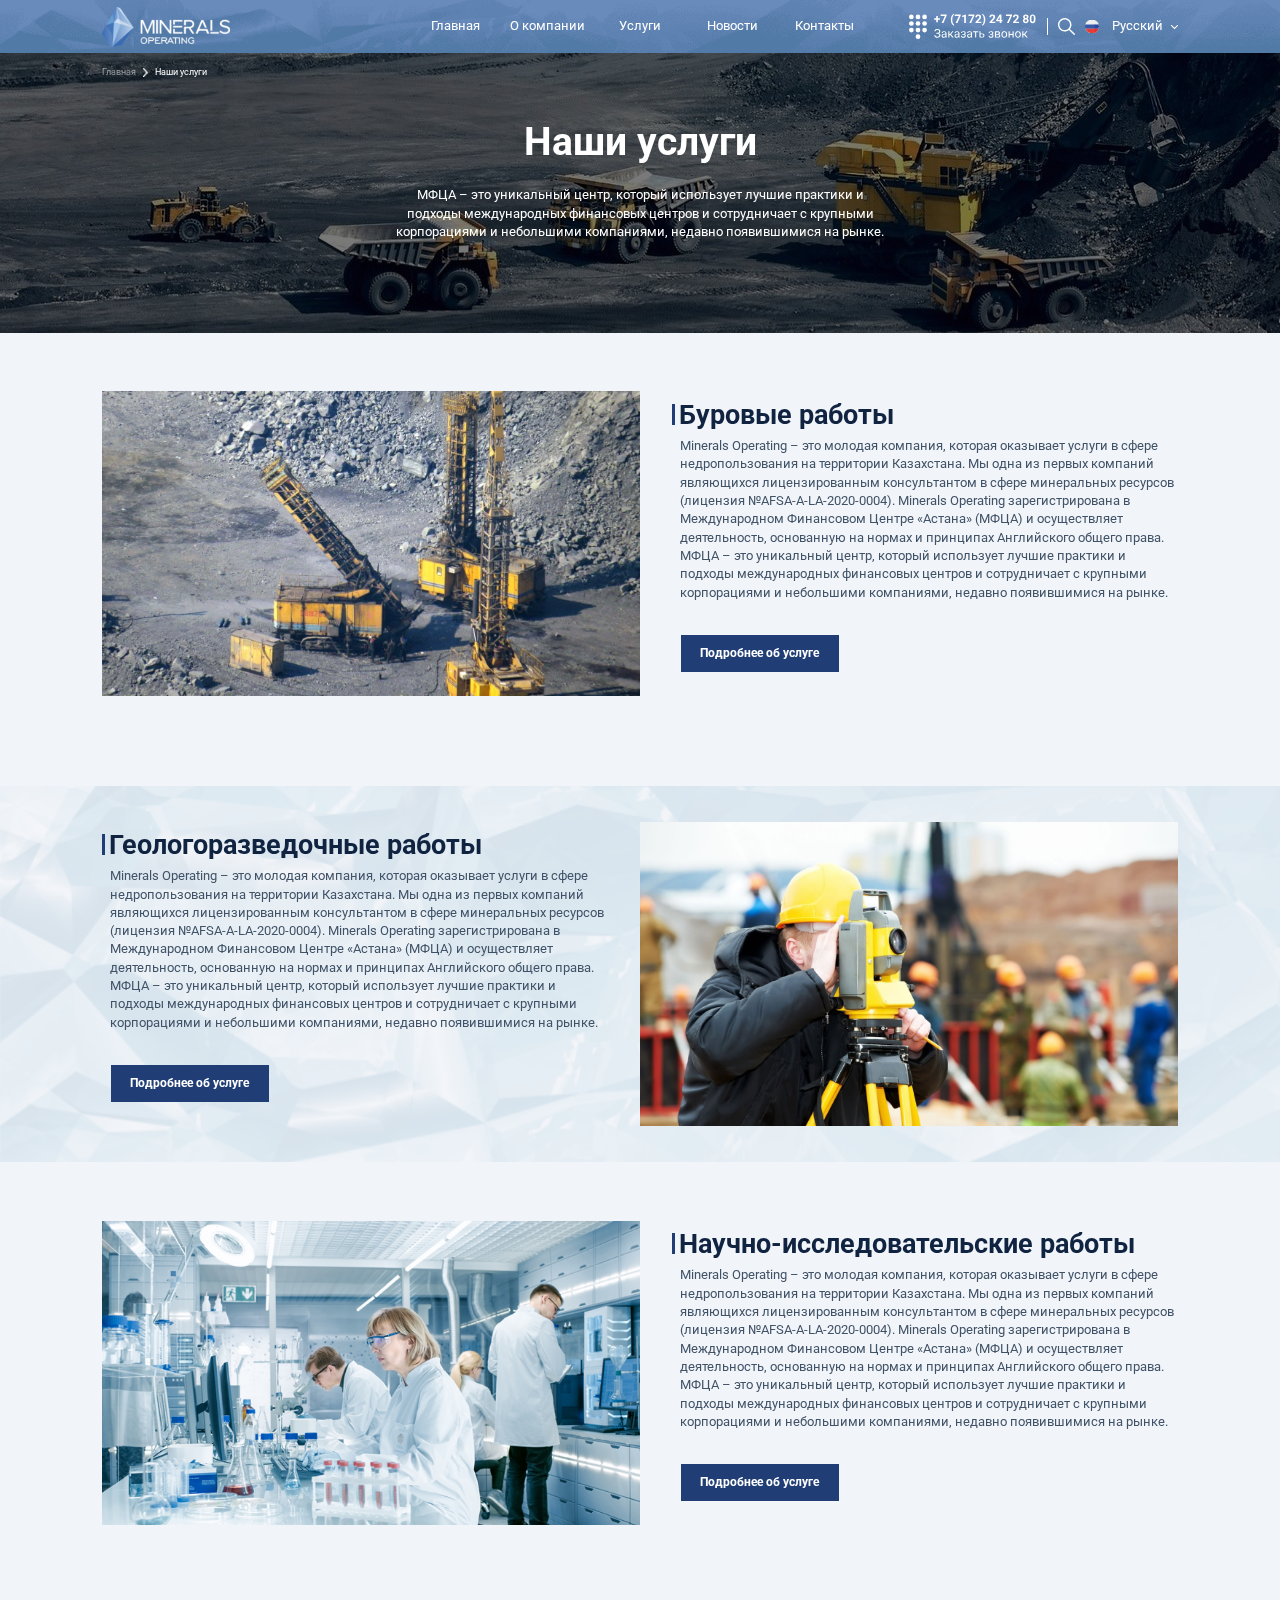
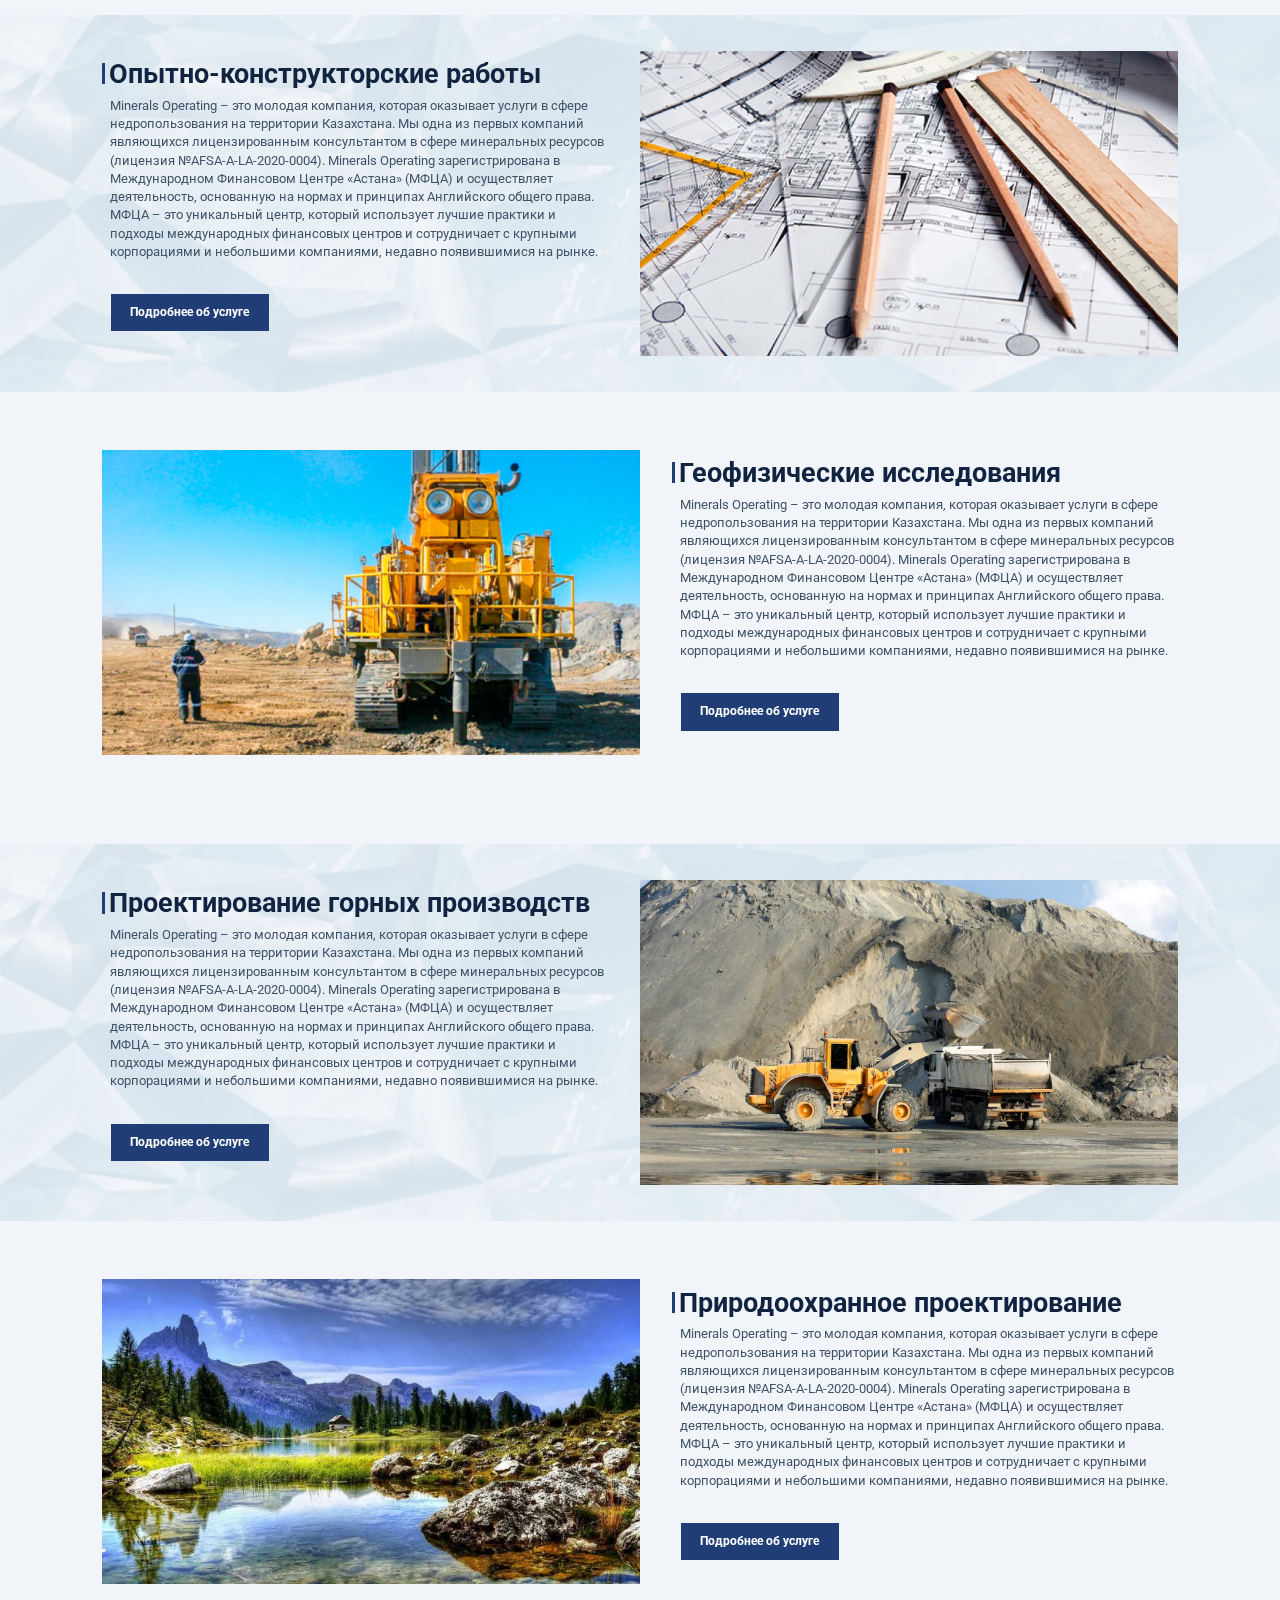
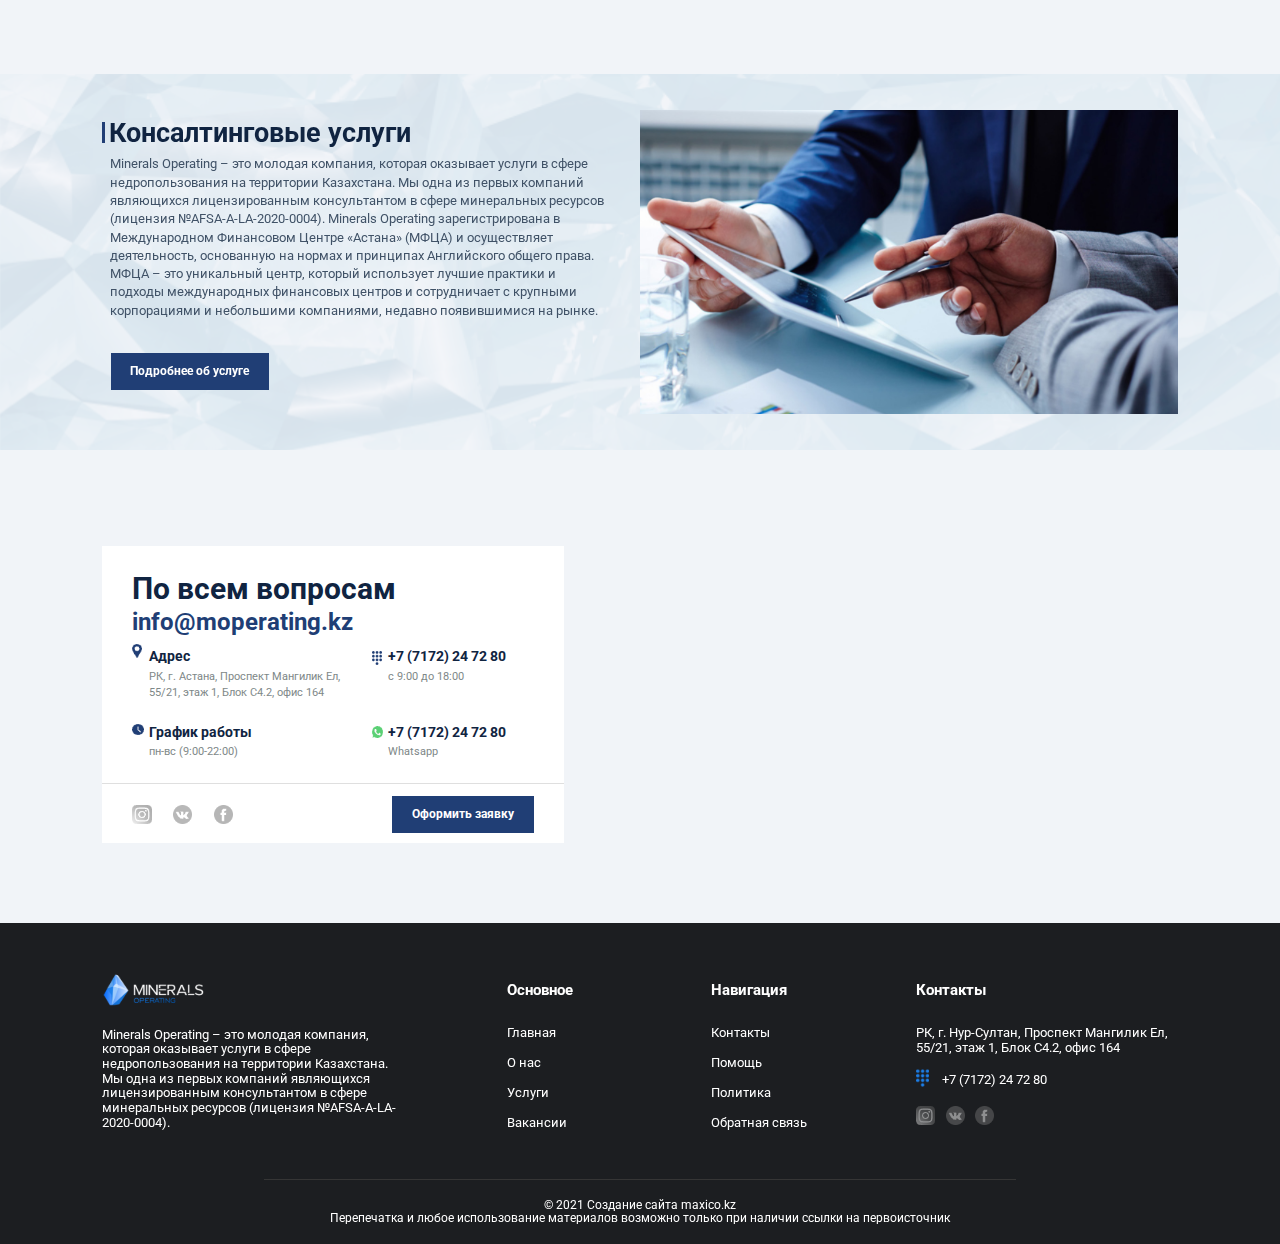
<file: services.html>
<!DOCTYPE html>
<html lang="ru">
  <head>
    <meta charset="UTF-8" />
    <meta name="viewport" content="width=device-width, initial-scale=1.0" />
    <link rel="stylesheet" href="./assets/style/normalize.css" />
    <link
      rel="stylesheet"
      href="./assets/style/servicesStyle/servicesStyle.css"
    />
    <title>Наши услуги</title>
  </head>
  <body>
    <div class="main-container">
      <header class="header">
        <div class="header-top">
          <div class="header-top__logo">
            <img src="./assets/images/homeImg/home_logo.svg" alt="Логотип" />
          </div>
          <div class="header-top__menu">
            <nav class="header-top__nav">
              <a href="/index.html">Главная</a>
              <a href="./about.html">О компании</a>
              <a href="./services.html">Услуги</a>
              <a href="./news.html">Новости</a>
              <a href="./contacts.html">Контакты</a>
            </nav>
            <div class="burger">
              <span></span>
            </div>
            <div class="header-top__right right">
              <div class="right__contact-phone">
                <a href="tel:+77172247280"
                  ><img
                    src="./assets/images/homeImg/home_top_tel.svg"
                    class="right__phone_big"
                    alt="Телефон"
                /></a>
                <a href="tel:+77172247280">
                  <img
                    src="./assets/images/aboutImg/phone.png"
                    class="right__phone_small"
                    alt="Телефон"
                  />
                </a>
              </div>
              <img
                src="./assets/images/homeImg/home_top_lupa_stick.svg"
                class="right__line"
                alt="Поиск"
              />
              <div class="right__lupa">
                <a href="./search.html"
                  ><img
                    src="./assets/images/homeImg/home_top_lupa.svg"
                    alt="Поиск"
                /></a>
              </div>
              <div class="right__languages languages">
                <div class="languages__item languages__item_rus">
                  <img
                    src="./assets/images/aboutImg/rus.png"
                    alt="Русский флаг"
                  />
                  <p>Русский</p>
                </div>
                <div class="languages__choice">
                  <img
                    class="languages__vector"
                    src="./assets/images/aboutImg/vector-options.png"
                    alt="Выбор языка"
                  />
                  <ul class="languages__list">
                    <li class="languages__item languages__item_kaz">
                      <img
                        src="./assets/images/aboutImg/kaz.png"
                        alt="Флаг Казахстана"
                      />Казахский
                    </li>
                    <li class="languages__item">
                      <img
                        src="./assets/images/aboutImg/usa.png"
                        alt="Флаг США"
                      />Английский
                    </li>
                  </ul>
                </div>
              </div>
            </div>
          </div>
        </div>
        <div class="header__bottom">
          <div class="header__link">
            <a href="./home.html">Главная </a>
            <img src="./assets/images/servicesImg/Vector.png" alt="Вектор" />
            <p>Наши услуги</p>
          </div>
          <div class="header__img"></div>
          <div class="header__content">
            <h1>Наши услуги</h1>
            <div class="header__text">
              МФЦА – это уникальный центр, который использует лучшие практики и
              подходы международных финансовых центров и сотрудничает с крупными
              корпорациями и небольшими компаниями, недавно появившимися на
              рынке.
            </div>
          </div>
        </div>
      </header>
      <main class="gallery">
        <div class="gallery__card gallery__card_without-bg">
          <div class="gallery__image gallery__image_drilling"></div>
          <div class="gallery__service">
            <div class="gallery__title">Буровые работы</div>
            <div class="gallery__text">
              Мinerals Operating – это молодая компания, которая оказывает
              услуги в сфере недропользования на территории Казахстана. Мы одна
              из первых компаний являющихся лицензированным консультантом в
              сфере минеральных ресурсов (лицензия №AFSA-A-LA-2020-0004).
              Мinerals Operating зарегистрирована в Международном Финансовом
              Центре «Астана» (МФЦА) и осуществляет деятельность, основанную на
              нормах и принципах Английского общего права. МФЦА – это уникальный
              центр, который использует лучшие практики и подходы международных
              финансовых центров и сотрудничает с крупными корпорациями и
              небольшими компаниями, недавно появившимися на рынке.
            </div>
            <a href="./drilwork.html" class="gallery__button"
              >Подробнее об услуге</a
            >
          </div>
        </div>
        <div class="gallery__card gallery__card_with-bg">
          <div class="gallery__service">
            <div class="gallery__title">Геологоразведочные работы</div>
            <div class="gallery__text">
              Мinerals Operating – это молодая компания, которая оказывает
              услуги в сфере недропользования на территории Казахстана. Мы одна
              из первых компаний являющихся лицензированным консультантом в
              сфере минеральных ресурсов (лицензия №AFSA-A-LA-2020-0004).
              Мinerals Operating зарегистрирована в Международном Финансовом
              Центре «Астана» (МФЦА) и осуществляет деятельность, основанную на
              нормах и принципах Английского общего права. МФЦА – это уникальный
              центр, который использует лучшие практики и подходы международных
              финансовых центров и сотрудничает с крупными корпорациями и
              небольшими компаниями, недавно появившимися на рынке.
            </div>
            <a href="" class="gallery__button">Подробнее об услуге</a>
          </div>
          <div class="gallery__image gallery__image_geological"></div>
        </div>
        <div class="gallery__card gallery__card_without-bg">
          <div class="gallery__image gallery__image_research"></div>
          <div class="gallery__service">
            <div class="gallery__title">Научно-исследовательские работы</div>
            <div class="gallery__text">
              Мinerals Operating – это молодая компания, которая оказывает
              услуги в сфере недропользования на территории Казахстана. Мы одна
              из первых компаний являющихся лицензированным консультантом в
              сфере минеральных ресурсов (лицензия №AFSA-A-LA-2020-0004).
              Мinerals Operating зарегистрирована в Международном Финансовом
              Центре «Астана» (МФЦА) и осуществляет деятельность, основанную на
              нормах и принципах Английского общего права. МФЦА – это уникальный
              центр, который использует лучшие практики и подходы международных
              финансовых центров и сотрудничает с крупными корпорациями и
              небольшими компаниями, недавно появившимися на рынке.
            </div>
            <a href="" class="gallery__button">Подробнее об услуге</a>
          </div>
        </div>
        <div class="gallery__card gallery__card_with-bg">
          <div class="gallery__service">
            <div class="gallery__title">Опытно-конструкторские работы</div>
            <div class="gallery__text">
              Мinerals Operating – это молодая компания, которая оказывает
              услуги в сфере недропользования на территории Казахстана. Мы одна
              из первых компаний являющихся лицензированным консультантом в
              сфере минеральных ресурсов (лицензия №AFSA-A-LA-2020-0004).
              Мinerals Operating зарегистрирована в Международном Финансовом
              Центре «Астана» (МФЦА) и осуществляет деятельность, основанную на
              нормах и принципах Английского общего права. МФЦА – это уникальный
              центр, который использует лучшие практики и подходы международных
              финансовых центров и сотрудничает с крупными корпорациями и
              небольшими компаниями, недавно появившимися на рынке.
            </div>
            <a href="" class="gallery__button">Подробнее об услуге</a>
          </div>
          <div class="gallery__image gallery__image_development"></div>
        </div>
        <div class="gallery__card gallery__card_without-bg">
          <div class="gallery__image gallery__image_geophysics"></div>
          <div class="gallery__service">
            <div class="gallery__title">Геофизические исследования</div>
            <div class="gallery__text">
              Мinerals Operating – это молодая компания, которая оказывает
              услуги в сфере недропользования на территории Казахстана. Мы одна
              из первых компаний являющихся лицензированным консультантом в
              сфере минеральных ресурсов (лицензия №AFSA-A-LA-2020-0004).
              Мinerals Operating зарегистрирована в Международном Финансовом
              Центре «Астана» (МФЦА) и осуществляет деятельность, основанную на
              нормах и принципах Английского общего права. МФЦА – это уникальный
              центр, который использует лучшие практики и подходы международных
              финансовых центров и сотрудничает с крупными корпорациями и
              небольшими компаниями, недавно появившимися на рынке.
            </div>
            <a href="" class="gallery__button">Подробнее об услуге</a>
          </div>
        </div>
        <div class="gallery__card gallery__card_with-bg">
          <div class="gallery__service">
            <div class="gallery__title">Проектирование горных производств</div>
            <div class="gallery__text">
              Мinerals Operating – это молодая компания, которая оказывает
              услуги в сфере недропользования на территории Казахстана. Мы одна
              из первых компаний являющихся лицензированным консультантом в
              сфере минеральных ресурсов (лицензия №AFSA-A-LA-2020-0004).
              Мinerals Operating зарегистрирована в Международном Финансовом
              Центре «Астана» (МФЦА) и осуществляет деятельность, основанную на
              нормах и принципах Английского общего права. МФЦА – это уникальный
              центр, который использует лучшие практики и подходы международных
              финансовых центров и сотрудничает с крупными корпорациями и
              небольшими компаниями, недавно появившимися на рынке.
            </div>
            <a href="" class="gallery__button">Подробнее об услуге</a>
          </div>
          <div class="gallery__image gallery__image_mining"></div>
        </div>
        <div class="gallery__card gallery__card_without-bg">
          <div class="gallery__image gallery__image_environment"></div>
          <div class="gallery__service">
            <div class="gallery__title">Природоохранное проектирование</div>
            <div class="gallery__text">
              Мinerals Operating – это молодая компания, которая оказывает
              услуги в сфере недропользования на территории Казахстана. Мы одна
              из первых компаний являющихся лицензированным консультантом в
              сфере минеральных ресурсов (лицензия №AFSA-A-LA-2020-0004).
              Мinerals Operating зарегистрирована в Международном Финансовом
              Центре «Астана» (МФЦА) и осуществляет деятельность, основанную на
              нормах и принципах Английского общего права. МФЦА – это уникальный
              центр, который использует лучшие практики и подходы международных
              финансовых центров и сотрудничает с крупными корпорациями и
              небольшими компаниями, недавно появившимися на рынке.
            </div>
            <a href="" class="gallery__button">Подробнее об услуге</a>
          </div>
        </div>
        <div class="gallery__card gallery__card_with-bg">
          <div class="gallery__service">
            <div class="gallery__title">Консалтинговые услуги</div>
            <div class="gallery__text">
              Мinerals Operating – это молодая компания, которая оказывает
              услуги в сфере недропользования на территории Казахстана. Мы одна
              из первых компаний являющихся лицензированным консультантом в
              сфере минеральных ресурсов (лицензия №AFSA-A-LA-2020-0004).
              Мinerals Operating зарегистрирована в Международном Финансовом
              Центре «Астана» (МФЦА) и осуществляет деятельность, основанную на
              нормах и принципах Английского общего права. МФЦА – это уникальный
              центр, который использует лучшие практики и подходы международных
              финансовых центров и сотрудничает с крупными корпорациями и
              небольшими компаниями, недавно появившимися на рынке.
            </div>
            <a href="" class="gallery__button">Подробнее об услуге</a>
          </div>
          <div class="gallery__image gallery__image_consulting"></div>
        </div>
        <div class="location">
          <div class="contacts">
            <div class="contacts__title">
              <div class="contacts__questions">По всем вопросам</div>
              <a href="mailto:info@moperating.kz" class="contacts__email"
                >info@moperating.kz</a
              >
            </div>
            <div class="contacts__address">
              <img
                src="./assets/images/servicesImg/address.png"
                alt="Адрес"
                class="contacts__img-address"
              />
              <p class="contacts__capture contacts__capture_addres">Адрес</p>
              <p class="contacts__description contacts__description_addres">
                РК, г. Астана, Проспект Мангилик Ел, 55/21, этаж 1, Блок C4.2,
                офис 164
              </p>
              <img
                src="./assets/images/servicesImg/phone.png"
                alt="Телефон"
                class="contacts__img-phone"
              />
              <p class="contacts__capture contacts__capture_phone">
                +7 (7172) 24 72 80
              </p>
              <p class="contacts__description contacts__description_phone">
                с 9:00 до 18:00
              </p>
              <img
                src="./assets/images/servicesImg/clock.png"
                alt="Время работы"
                class="contacts__img-time"
              />
              <p class="contacts__capture contacts__capture_time">
                График работы
              </p>
              <p class="contacts__description contacts__description_time">
                пн-вс (9:00-22:00)
              </p>
              <img
                src="./assets/images/servicesImg/whatsapp.png"
                alt="Whatsapp"
                class="contacts__img-whatsapp"
              />
              <p class="contacts__capture contacts__capture_whatsapp">
                +7 (7172) 24 72 80
              </p>
              <p class="contacts__description contacts__description_whatsapp">
                Whatsapp
              </p>
            </div>
            <div class="contacts__footer">
              <div class="contacts__media">
                <a
                  href="https://www.instagram.com/"
                  target="_blank"
                  class="contacts__social-media"
                >
                  <img
                    src="./assets/images/servicesImg/instagram.png"
                    alt="Инстаграм"
                    class="contacts__social-media contacts__social-media_inst"
                  />
                </a>
                <a
                  href="https://www.vk.com/"
                  target="_blank"
                  class="contacts__social-media"
                >
                  <img
                    src="./assets/images/servicesImg/vk.png"
                    alt="ВКонтакте"
                    class="contacts__social-media contacts__social-media_vk"
                  />
                </a>
                <a
                  href="https://www.facebook.com/"
                  target="_blank"
                  class="contacts__social-media"
                >
                  <img
                    src="./assets/images/servicesImg/facebook.png"
                    alt="Фейсбук"
                    class="contacts__social-media contacts__social-media_fb"
                  />
                </a>
              </div>
              <a href="./contacts.html#idform" class="contacts__button">
                Оформить заявку</a
              >
            </div>
          </div>
          <script
            type="text/javascript"
            charset="utf-8"
            async
            src="https://api-maps.yandex.ru/services/constructor/1.0/js/?um=constructor%3Ac56ac1e82d1e6d36f59800a8d5cbe77d1c0c234d755feaaea16d10b1cbc7d466&amp;width=100%&amp;lang=ru_RU&amp;scroll=true"
          ></script>
        </div>
      </main>
      <footer class="footer">
        <div class="footer-top">
          <div class="footer-top__block footer-top__block_1">
            <div class="footer-top__title footer-top__title_logo">
              <img
                src="./assets/images/homeImg/home_logo_black.svg"
                alt="Логотип"
              />
            </div>
            <div class="footer-top__content">
              <p>
                Мinerals Operating – это молодая компания, которая оказывает
                услуги в сфере недропользования на территории Казахстана. Мы
                одна из первых компаний являющихся лицензированным консультантом
                в сфере минеральных ресурсов (лицензия №AFSA-A-LA-2020-0004).
              </p>
            </div>
          </div>
          <div class="footer-top__block footer-top__block_2">
            <div class="footer-top__title">
              <h6>Основное</h6>
            </div>
            <div class="footer-top__content footer-top__content_nav">
              <a href="./home.html">Главная</a>
              <a href="./about.html">О нас</a>
              <a href="./services.html">Услуги</a>
              <a href="#">Вакансии</a>
            </div>
            <div class="footer-top__choice">
              <img
                class="footer-top__vector"
                src="./assets/images/aboutImg/vector-options.png"
                alt="Открыть пункты"
              />
              <div
                class="footer-top__content-choice footer-top__content-choice_1"
              >
                <a href="./index.html">Главная</a>
                <a href="./about.html">О нас</a>
                <a href="./services.html">Услуги</a>
                <a href="#">Вакансии</a>
              </div>
            </div>
          </div>
          <div class="footer-top__block footer-top__block_3">
            <div class="footer-top__title">
              <h6>Навигация</h6>
            </div>
            <div class="footer-top__content footer-top__content_nav">
              <a href="./contacts.html">Контакты</a>
              <a href="contacts.html#gotoform">Помощь</a>
              <a href="#" target="_blank">Политика</a>
              <a href="contacts.html#gotoform">Обратная связь</a>
            </div>
            <div class="footer-top__choice">
              <img
                class="footer-top__vector"
                src="./assets/images/aboutImg/vector-options.png"
                alt="Открыть пункты"
              />
              <div
                class="footer-top__content-choice footer-top__content-choice_2"
              >
                <a href="./contacts.html">Контакты</a>
                <a href="contacts.html#gotoform">Помощь</a>
                <a href="#" target="_blank">Политика</a>
                <a href="contacts.html#gotoform">Обратная связь</a>
              </div>
            </div>
          </div>
          <div class="footer-top__block footer-top__block_4">
            <div class="footer-top__title">
              <h6>Контакты</h6>
            </div>
            <div class="footer-top__content">
              <p>
                РК, г. Нур-Султан, Проспект Мангилик Ел, 55/21, этаж 1, Блок
                C4.2, офис 164
              </p>
              <div class="footer-top__content-tel content-tel">
                <div class="content-tel__icon">
                  <img
                    src="./assets/images/homeImg/footer_top_tel.png"
                    alt="Телефон"
                  />
                </div>
                <div class="content-tel__number">
                  <a href="tel:+77172247280"> +7 (7172) 24 72 80</a>
                </div>
              </div>
              <div class="footer-top__content-media content-media">
                <a href="https://www.instagram.com/" target="_blank">
                  <img
                    src="./assets/images/servicesImg/instagram.png"
                    alt="instagram"
                    class="content-media__social"
                  />
                </a>
                <a href="https://www.vk.com/" target="_blank">
                  <img
                    src="./assets/images/servicesImg/vk.png"
                    alt="ВКонтакте"
                    class="content-media__social"
                  />
                </a>
                <a href="https://www.facebook.com/" target="_blank">
                  <img
                    src="./assets/images/servicesImg/facebook.png"
                    alt="facebook"
                    class="content-media__social"
                  />
                </a>
              </div>
            </div>
            <div class="footer-top__choice">
              <img
                class="footer-top__vector"
                src="./assets/images/aboutImg/vector-options.png"
                alt="Открыть пункты"
              />
              <div
                class="footer-top__content-choice footer-top__content-choice_3"
              >
                <p>
                  РК, г. Нур-Султан, Проспект Мангилик Ел, 55/21, этаж 1, Блок
                  C4.2, офис 164
                </p>
                <div class="footer-top__content-tel content-tel">
                  <div class="content-tel__icon">
                    <img
                      src="./assets/images/homeImg/footer_top_tel.png"
                      alt="Телефон"
                    />
                  </div>
                  <div class="content-tel__number">
                    <a href="tel:+77172247280"> +7 (7172) 24 72 80</a>
                  </div>
                </div>
                <div class="footer-top__content-media content-media">
                  <a href="https://www.instagram.com/" target="_blank">
                    <img
                      src="./assets/images/servicesImg/instagram.png"
                      alt="instagram"
                      class="content-media__social"
                    />
                  </a>
                  <a href="https://www.vk.com/" target="_blank">
                    <img
                      src="./assets/images/servicesImg/vk.png"
                      alt="ВКонтакте"
                      class="content-media__social"
                    />
                  </a>
                  <a href="https://www.facebook.com/" target="_blank">
                    <img
                      src="./assets/images/servicesImg/facebook.png"
                      alt="facebook"
                      class="content-media__social"
                    />
                  </a>
                </div>
              </div>
            </div>
          </div>
        </div>
        <img
          class="footer__line"
          src="./assets/images/aboutImg/footer-line.png"
          alt="Разделительная черта"
        />
        <div class="footer-bottom">
          © 2021 Создание сайта maxico.kz <br />
          Перепечатка и любое использование материалов возможно только при
          наличии ссылки на первоисточник
        </div>
      </footer>
    </div>
    <script>
      document.addEventListener('DOMContentLoaded', function () {
        const choice = document.querySelector('.languages__choice');
        const choiceList = document.querySelector('.languages__list');
        choice.addEventListener('click', function () {
          choiceList.classList.toggle('show');
        });
      });
    </script>
  </body>
</html>
</file>
<file: assets/style/aboutStyle/aboutStyle.css>
@import url("https://fonts.googleapis.com/css2?family=Roboto:wght@400;500;700&display=swap");
@import url("https://fonts.googleapis.com/css2?family=Roboto:wght@400;500;700&display=swap");
@import url("https://fonts.googleapis.com/css2?family=Roboto:wght@400;500;700&display=swap");
* {
  margin: 0;
  padding: 0;
  box-sizing: border-box;
}

* {
  margin: 0;
  padding: 0;
  box-sizing: border-box;
}

.open {
  display: flex !important;
}

.header {
  color: rgb(255, 255, 255);
}
.header .header-top {
  display: flex;
  background-image: url("../../images/aboutImg/header-top-bg.png");
  background-repeat: no-repeat;
  background-size: cover;
  background-position: center;
  width: 100%;
}
.header .header-top__logo {
  display: flex;
  align-items: center;
}
.header .header-top__menu {
  display: flex;
  margin-left: auto;
}
.header .header-top__nav a {
  text-decoration: none;
  color: rgb(255, 255, 255);
  text-align: center;
}
.header .header-top__nav a:hover {
  font-weight: 700;
}

.right {
  display: flex;
  justify-content: space-between;
  align-items: center;
}
.right .right__phone_big,
.right .right__phone_small,
.right .right__lupa img {
  display: flex;
  align-items: center;
}

.languages {
  display: flex;
  align-items: center;
}
.languages__item {
  display: flex;
  align-items: center;
  cursor: pointer;
  color: rgb(64, 82, 103);
  font-family: "Roboto", sans-serif;
  font-weight: 400;
  gap: 1vw;
}
.languages__item_rus {
  color: rgb(255, 255, 255);
}
.languages__item_rus p {
  margin: 0;
}
.languages__choice {
  position: relative;
  display: flex;
  align-items: center;
}
.languages__list {
  display: none;
  position: absolute;
  background-color: rgb(255, 255, 255);
  padding: 0.5vw;
  list-style: none;
  z-index: 1;
}
.languages li:first-child {
  margin-bottom: 0.5vw;
}
.languages__list.show {
  display: block;
  right: 0px;
}
.languages__vector:hover {
  cursor: pointer;
}

.header-bottom {
  display: flex;
  flex-direction: column;
  justify-content: center;
  align-items: center;
  background-image: url("../../images/aboutImg/bg.png");
  background-repeat: no-repeat;
  background-size: cover;
  background-position: center;
  color: rgb(255, 255, 255);
}
.header-bottom p {
  margin: 0;
}
.header-bottom__link {
  position: absolute;
  display: inline-flex;
  align-items: center;
  font-weight: 400;
  z-index: 5;
}
.header-bottom__link a {
  color: rgba(255, 255, 255, 0.5);
  text-decoration: none;
}
.header-bottom__text {
  text-align: center;
  vertical-align: middle;
}
.header-bottom__title {
  font-weight: 700;
}
.header-bottom__lead {
  font-weight: 400;
}

@media (min-width: 1024px) {
  .header {
    height: 26vw;
  }
  .header .header-top {
    padding: 0 8%;
    height: 4.16vw;
  }
  .header .header-top__logo img {
    width: 10vw;
  }
  .header .header-top__menu {
    width: 60vw;
  }
  .header .header-top__nav {
    width: 60%;
    display: flex;
    justify-content: space-between;
    align-items: center;
  }
  .header .header-top__nav a {
    width: 8vw;
    font-size: 1vw;
  }
  .right {
    margin-left: auto;
    width: 35%;
  }
  .right .right__phone_big {
    width: 10vw;
  }
  .right .right__phone_small {
    display: none;
  }
  .right .right__line {
    height: 1.3vw;
  }
  .right .right__lupa img {
    width: 1.3vw;
  }
  .languages {
    gap: 0.6vw;
    font-size: 1vw;
  }
  .languages__item {
    gap: 1vw;
    font-size: 1vw;
  }
  .languages__item img {
    width: 1.1vw;
  }
  .languages__list.show {
    top: 3vw;
  }
  .header-bottom {
    height: 21.84vw;
  }
  .header-bottom__link {
    top: 6vw;
    left: 8%;
    gap: 0.52vw;
    font-size: 1vw;
  }
  .header-bottom__link img {
    width: 0.42vw;
  }
  .header-bottom__text {
    gap: 2.5vw;
    width: 60vw;
  }
  .header-bottom__title {
    padding-bottom: 2vw;
    font-size: 2.5vw;
  }
  .header-bottom__lead {
    font-size: 1.2vw;
    line-height: 1.8vw;
  }
}
@media (min-width: 768px) and (max-width: 1023px) {
  .header {
    height: 26.5vw;
  }
  .header .header-top {
    padding: 0 8%;
    height: 4.5vw;
  }
  .header .header-top__logo img {
    width: 11vw;
  }
  .header .header-top__menu {
    width: 60vw;
  }
  .header .header-top__nav {
    width: 34vw;
    display: flex;
    justify-content: space-between;
    align-items: center;
  }
  .header .header-top__nav a {
    font: 1.1vw "Roboto", sans-serif;
  }
  .right {
    margin-left: auto;
    width: 24vw;
  }
  .right .right__phone_big {
    max-width: 10.5vw;
  }
  .right .right__phone_small {
    display: none;
  }
  .right .right__line {
    height: 1.3vw;
  }
  .right .right__lupa img {
    width: 1.3vw;
  }
  .languages {
    gap: 0.6vw;
  }
  .languages__item {
    font-size: 1.1vw;
    gap: 1vw;
  }
  .languages__item img {
    width: 1.5vw;
  }
  .languages__list.show {
    top: 3vw;
  }
  .header-bottom {
    height: 22vw;
  }
  .header-bottom__link {
    top: 6vw;
    left: 8%;
    gap: 0.52vw;
    font-size: 1.1vw;
  }
  .header-bottom__link img {
    width: 0.42vw;
  }
  .header-bottom__text {
    gap: 2.5vw;
    width: 60vw;
  }
  .header-bottom__title {
    padding-bottom: 2vw;
    font-size: 2.5vw;
  }
  .header-bottom__lead {
    font-size: 1.3vw;
    line-height: 1.5vw;
  }
}
@media (min-width: 500px) and (max-width: 767px) {
  .header {
    height: 30vw;
  }
  .header .header-top {
    padding: 0 4%;
    height: 7vw;
  }
  .header .header-top__logo {
    width: 15%;
  }
  .header .header-top__logo img {
    max-width: 100%;
  }
  .header .header-top__menu {
    width: 75%;
  }
  .header .header-top__nav {
    width: 70%;
    display: flex;
    justify-content: space-between;
    align-items: center;
  }
  .header .header-top__nav a {
    font: 1.5vw "Roboto", sans-serif;
  }
  .right {
    margin-left: auto;
    width: 23%;
  }
  .right .right__contact-phone .right__phone_big {
    display: none;
  }
  .right .right__contact-phone .right__phone_small {
    width: 3vw;
  }
  .right .right__line {
    display: none;
  }
  .right .right__lupa img {
    width: 2.5vw;
  }
  .languages {
    gap: 1.5vw;
  }
  .languages__item {
    font-size: 1.5vw;
  }
  .languages__item img {
    width: 2vw;
  }
  .languages__item_rus p {
    display: none;
  }
  .languages__list.show {
    top: 5vw;
  }
  .header-bottom {
    height: 22vw;
  }
  .header-bottom__link {
    top: 8vw;
    left: 4%;
    gap: 0.52vw;
    font-size: 1.5vw;
  }
  .header-bottom__link img {
    width: 0.7vw;
  }
  .header-bottom__text {
    gap: 2vw;
    width: 70%;
  }
  .header-bottom__title {
    padding-bottom: 2vw;
    font-size: 2.5vw;
  }
  .header-bottom__lead {
    font-size: 1.7vw;
    line-height: 2vw;
  }
}
@media (max-width: 499px) {
  .header {
    height: 34vw;
  }
  .header .header-top {
    padding: 0 4%;
    height: 8vw;
  }
  .header .header-top__logo {
    width: 20%;
  }
  .header .header-top__logo img {
    max-width: 100%;
  }
  .header .header-top__menu {
    align-items: center;
    flex-direction: row-reverse;
    width: 30vw;
  }
  .header .header-top__nav {
    position: fixed;
    display: none;
    flex-direction: column;
    align-items: flex-end;
    top: 8vw;
    right: 0;
    z-index: 10;
    padding: 4vw 4vw;
    height: -moz-max-content;
    height: max-content;
    width: -moz-max-content;
    width: max-content;
    background-color: rgba(32, 62, 117, 0.9);
    animation: burgerAnimation 0.4s;
  }
  .header .header-top__nav a {
    font-size: 2.5vw;
    padding-bottom: 2vw;
  }
  @keyframes burgerAnimation {
    from {
      opacity: 0;
    }
    to {
      opacity: 1;
    }
  }
  .burger {
    display: flex;
    position: relative;
    z-index: 10;
    justify-content: flex-end;
    align-items: center;
    margin-left: auto;
    width: 5vw;
    height: 40%;
  }
  .burger span {
    height: 1.5px;
    width: 80%;
    transform: scale(1);
    background-color: rgb(255, 255, 255);
  }
  .burger::before, .burger::after {
    content: "";
    position: absolute;
    height: 1.5px;
    width: 100%;
    background-color: rgb(255, 255, 255);
    transition: all 0.3s ease 0s;
  }
  .burger::before {
    top: 0;
  }
  .burger::after {
    bottom: 0;
  }
  .burger.active span {
    transform: scale(0);
  }
  .burger.active::before {
    top: 50%;
    transform: rotate(-45deg) translate(0, -50%);
  }
  .burger.active::after {
    bottom: 50%;
    transform: rotate(45deg) translate(0, 50%);
  }
  .burger:hover {
    cursor: pointer;
  }
  .burger:active span {
    background-color: rgb(16, 36, 65);
  }
  .right {
    margin-right: auto;
    width: 20vw;
  }
  .right .right__contact-phone .right__phone_big {
    display: none;
  }
  .right .right__contact-phone .right__phone_small {
    width: 3vw;
  }
  .right .right__line {
    display: none;
  }
  .right .right__lupa img {
    width: 2.5vw;
  }
  .languages {
    gap: 1.5vw;
  }
  .languages__item {
    font-size: 2vw;
  }
  .languages__item img {
    width: 2.5vw;
  }
  .languages__item_rus p {
    display: none;
  }
  .languages__list.show {
    top: 5.5vw;
  }
  .header-bottom {
    height: 26vw;
  }
  .header-bottom__link {
    top: 9.5vw;
    left: 4%;
    gap: 1vw;
    font-size: 2vw;
  }
  .header-bottom__link img {
    width: 0.8vw;
  }
  .header-bottom__text {
    gap: 2vw;
    width: 90%;
  }
  .header-bottom__title {
    padding-bottom: 2vw;
    font-size: 3.5vw;
  }
  .header-bottom__lead {
    font-size: 2.2vw;
    line-height: 3vw;
  }
}
* {
  margin: 0;
  padding: 0;
  box-sizing: border-box;
}

.footer {
  font: "Roboto", sans-serif;
  background-color: rgb(28, 30, 33);
  color: rgb(255, 255, 255);
}
.footer .footer-top {
  width: 100%;
  display: grid;
}
.footer .footer-top .footer-top__title h6 {
  margin: 0;
}
.footer .footer-top .footer-top__title p {
  margin: 0;
}
.footer .footer-top a {
  text-decoration: none;
  color: rgb(255, 255, 255);
}
.footer .footer-top .footer-top__content-tel {
  display: flex;
  align-items: center;
  gap: 1vw;
}
.footer .footer-top .content-media {
  display: flex;
  flex-basis: 25%;
  justify-content: space-between;
  align-items: center;
}

.footer__line {
  display: flex;
  width: 70%;
  height: 1px;
}

.footer-bottom {
  display: flex;
  justify-content: center;
  align-items: center;
  text-align: center;
}

@media (min-width: 500px) {
  .footer-top {
    grid-template-columns: 2fr 0.7fr 0.7fr 1.7fr;
    grid-template-rows: 1fr;
  }
  .footer-top .footer-top__block {
    display: flex;
    flex-direction: column;
  }
  .footer-top .footer-top__block .footer-top__choice {
    display: none;
  }
  .footer-top .footer-top__block .footer-top__title {
    display: flex;
    align-items: center;
    font-weight: 700;
  }
  .footer-top .footer-top__block .footer-top__content {
    display: flex;
    flex-direction: column;
    justify-content: space-between;
    font-weight: 400;
  }
  .footer-top .footer-top__block .footer-top__content_nav a:hover {
    font-weight: 700;
  }
  .footer-top .footer-top__block .footer-top__content-tel img {
    width: 1vw;
  }
  .footer-top .footer-top__block .content-media a:link {
    filter: grayscale(100%);
    opacity: 50%;
  }
  .footer-top .footer-top__block .content-media a:hover {
    filter: grayscale(0%);
    opacity: 100%;
  }
}
@media (min-width: 1024px) {
  .footer {
    padding: 5vh 8% 0 8%;
  }
  .footer-top {
    height: 80%;
    gap: 9%;
  }
  .footer-top .footer-top__block {
    gap: 1vw;
  }
  .footer-top .footer-top__block .footer-top__title {
    height: 30%;
  }
  .footer-top .footer-top__block .footer-top__title h6 {
    font-size: 1.2vw;
  }
  .footer-top .footer-top__block .footer-top__content {
    height: 70%;
    font-size: 1vw;
  }
  .footer-top .footer-top__block .footer-top__title_logo img {
    width: 34%;
  }
  .footer-top .footer-top__block .content-media {
    width: 30%;
  }
  .footer-top .footer-top__block .content-media__social {
    width: 1.51vw;
    height: 1.51vw;
  }
  .footer__line {
    margin: 3rem auto 0;
  }
  .footer-bottom {
    padding: 1.5vw 0;
    height: 20%;
    font-size: 0.9vw;
  }
}
@media (min-width: 768px) and (max-width: 1023px) {
  .footer {
    padding: 2.5vw 8% 0 8%;
  }
  .footer-top {
    height: 80%;
    gap: 5%;
  }
  .footer-top .footer-top__block {
    gap: 1vw;
  }
  .footer-top .footer-top__block .footer-top__title {
    height: 30%;
  }
  .footer-top .footer-top__block .footer-top__title h6 {
    font-size: 1.3vw;
  }
  .footer-top .footer-top__block .footer-top__title_logo img {
    width: 34%;
  }
  .footer-top .footer-top__block .footer-top__content {
    height: 70%;
    font-size: 1.1vw;
  }
  .footer-top .footer-top__block .content-media {
    width: 30%;
  }
  .footer-top .footer-top__block .content-media__social {
    width: 1.51vw;
    height: 1.51vw;
  }
  .footer__line {
    margin: 3vw auto 0;
  }
  .footer-bottom {
    padding: 1.5vw 0;
    height: 20%;
    font-size: 1vw;
  }
}
@media (min-width: 500px) and (max-width: 767px) {
  .footer {
    padding: 0 4%;
  }
  .footer-top {
    height: 80%;
    gap: 4%;
  }
  .footer-top .footer-top__block .footer-top__title {
    height: 35%;
  }
  .footer-top .footer-top__block .footer-top__title h6 {
    font-size: 1.5vw;
  }
  .footer-top .footer-top__block .footer-top__content {
    height: 55%;
    font-size: 1.4vw;
    line-height: 2vw;
  }
  .footer-top .footer-top__block .footer-top__title_logo img {
    max-height: 70%;
  }
  .footer-top .footer-top__block .content-media {
    width: 40%;
  }
  .footer-top .footer-top__block .content-media__social {
    width: 2.5vw;
    height: 2.5vw;
  }
  .footer__line {
    margin: 0 auto;
  }
  .footer-bottom {
    padding: 1vw 0;
    height: 20%;
    font-size: 1.2vw;
  }
}
@media (max-width: 499px) {
  .footer {
    display: flex;
    flex-direction: column;
    padding: 1vw 4%;
  }
  .footer-top {
    height: 70%;
    grid-template-rows: 1fr 1fr 1fr;
    gap: 2vw;
  }
  .footer-top__block_1 {
    display: none;
  }
  .footer-top__block_2, .footer-top__block_3, .footer-top__block_4 {
    display: flex;
    justify-content: space-between;
    align-items: center;
    height: 5vw;
    border: 1px solid rgba(255, 255, 255, 0.1);
  }
  .footer-top__title h6 {
    font-size: 3vw;
    font-weight: normal;
  }
  .footer-top__choice {
    position: relative;
    display: flex;
    align-items: center;
  }
  .footer-top__vector {
    width: 2.5vw;
  }
  .footer-top__content-choice {
    display: none;
    position: absolute;
    flex-direction: column;
    justify-content: space-between;
    width: 40vw;
    gap: 2.5vw;
    list-style: none;
    z-index: 1;
    font-size: 3vw;
    font-weight: 400;
    background-color: rgb(28, 30, 33);
  }
  .footer-top__content-choice.show {
    display: flex;
    right: 0;
    padding: 2vw;
  }
  .footer-top__content-choice.show a:active {
    font-weight: 700;
  }
  .footer-top__content-choice_1 {
    bottom: 30px;
  }
  .footer-top__content-choice_2 {
    bottom: 52px;
  }
  .footer-top__content-choice_3 {
    bottom: 80px;
  }
  .footer-top__vector:active {
    background-color: black;
  }
  .footer-top__content {
    display: none;
  }
  .footer-top__content-tel img {
    width: 2vw;
  }
  .content-media {
    display: flex;
    width: 80%;
    flex-basis: 25%;
    justify-content: space-between;
    align-items: center;
  }
  .content-media__social {
    width: 4.5vw;
    height: 4.5vw;
  }
  .footer__line {
    margin: 1vw auto 0;
  }
  .footer-bottom {
    padding: 1vw 0;
    height: 30%;
    font-size: 1.7vw;
  }
}
.main-container {
  width: 100%;
  font-family: "Roboto", sans-serif;
}

.subtitle {
  font-size: 2.3vw;
  color: rgb(16, 36, 65);
  line-height: 2.31vw;
  font-weight: 700;
  text-align: center;
}

.subtitle_left {
  text-align: left;
}

.main-about {
  width: 100%;
  background-color: rgb(241, 244, 248);
}
.main-about .about-wrap {
  display: flex;
  justify-content: space-between;
  width: 100%;
  height: 27vw;
}
.main-about .about-wrap__left {
  display: flex;
  flex-direction: column;
  justify-content: space-between;
}
.main-about .about-wrap__right {
  overflow: hidden;
}
.main-about .about-wrap__img {
  height: auto;
}
.main-about .about-wrap__text {
  width: 100%;
  height: 100%;
  overflow-y: auto;
  padding: 0 0.5vw;
  font-weight: 400;
  color: rgb(64, 82, 103);
}
.main-about .about-wrap__text::-webkit-scrollbar {
  width: 4px;
  height: 20px;
  background-color: rgb(232, 236, 241);
}
.main-about .about-wrap__text::-webkit-scrollbar-thumb {
  background-color: rgb(32, 61, 117);
}
.main-about .about-wrap__text::-moz-scrollbar {
  width: 4px;
  height: 20px;
  background-color: rgb(232, 236, 241);
}
.main-about .about-wrap__text::-moz-scrollbar-thumb {
  background-color: rgb(32, 61, 117);
}
.main-about .about-wrap__text-p_mb {
  margin-bottom: 2vw;
}
.main-about .about-wrap__gradient {
  position: relative;
  bottom: 110px;
  width: 99%;
  height: 110px;
  background: linear-gradient(180deg, rgba(241, 244, 248, 0), rgb(241, 244, 248) 100%);
}

.main-principles {
  width: 100%;
  background-color: rgb(241, 244, 248);
}
.main-principles .principles-wrap {
  display: grid;
  margin-top: 5%;
}
.main-principles .principles-wrap__item {
  display: flex;
  flex-direction: column;
  justify-content: space-between;
  gap: 1vw;
  padding: 2vw;
  background-color: rgb(255, 255, 255);
}
.main-principles .principles-wrap__title {
  font-size: 1.2vw;
  font-weight: 700;
  color: rgb(20, 20, 20);
  margin: 0;
}
.main-principles .principles-wrap__text {
  font-weight: 400;
  color: rgb(64, 82, 103);
  margin: 0;
}

.main-sertificates-hystory {
  background-image: url("../../images/aboutImg/sertificate-bg.png");
  background-repeat: no-repeat;
  background-size: cover;
  background-position: center;
}
.main-sertificates-hystory .sertificates-wrap {
  display: flex;
  flex-direction: column;
  width: 100%;
}
.main-sertificates-hystory .sertificates-wrap__img {
  max-width: 100%;
}
.main-sertificates-hystory .sertificates-wrap__text {
  font-weight: 400;
  color: rgb(64, 82, 103);
}
.main-sertificates-hystory .history-wrap {
  padding: 0 8% 4%;
}
.main-sertificates-hystory .history-wrap__hr {
  background-color: rgb(255, 255, 255);
  border: none;
}
.main-sertificates-hystory .history-wrap__container {
  display: flex;
  gap: 2vw;
}
.main-sertificates-hystory .history-wrap__text {
  font-weight: 400;
  color: rgb(64, 82, 103);
}

.main-gradient {
  position: relative;
  margin-top: -3.5vw;
  z-index: 5;
  width: 100%;
  height: 6vw;
  background: linear-gradient(180deg, rgba(241, 244, 248, 0), rgb(241, 244, 248) 100%);
}
.main-gradient img {
  max-height: 100%;
  width: 100%;
}

.main-employees-partners {
  background-color: rgb(241, 244, 248);
}
.main-employees-partners .employees {
  display: grid;
}
.main-employees-partners .employees__item {
  display: flex;
  flex-direction: column;
  gap: 0.5vw;
}
.main-employees-partners .employees__img {
  max-width: 100%;
}
.main-employees-partners .employees__name {
  margin: 0;
  box-sizing: border-box;
  font-weight: 700;
  color: black;
}
.main-employees-partners .employees__position {
  font-weight: 400;
  color: rgb(64, 82, 103);
  margin: 0;
}
.main-employees-partners .partners__item:link {
  filter: grayscale(100%);
  opacity: 30%;
}
.main-employees-partners .partners__item:hover {
  filter: grayscale(0%);
  opacity: 100%;
}
.main-employees-partners .partners__item:active {
  filter: grayscale(0%);
  opacity: 100%;
}

.location {
  position: relative;
}
.location .contacts {
  position: absolute;
  background-color: rgb(255, 255, 255);
  border: 1px solid rgb(255, 255, 255);
  box-shadow: 0 0 5px 5px rgba(241, 244, 248, 0.5);
}
.location .contacts .contacts__email {
  font-weight: 700;
  color: rgb(32, 62, 117);
  text-decoration: none;
}
.location .contacts .contacts__address {
  display: grid;
  width: 93%;
}
.location .contacts .contacts__address .contacts__address-item {
  display: flex;
}
.location .contacts .contacts__address .contacts__address-item .info {
  padding-left: 4%;
  width: 94%;
}
.location .contacts .contacts__address .contacts__capture {
  font-weight: 700;
  color: rgb(16, 36, 65);
}
.location .contacts .contacts__address .contacts__description {
  font-weight: 400;
}

.contacts__footer {
  display: flex;
  justify-content: space-between;
  align-items: center;
  border-top: 1px solid rgb(223, 223, 223);
}
.contacts__footer .contacts__media {
  display: flex;
  flex-basis: 25%;
  justify-content: space-between;
  align-items: center;
}
.contacts__footer .contacts__media .contacts__social-media {
  display: flex;
  align-items: center;
  justify-content: space-between;
}
.contacts__footer .contacts__media a:link {
  filter: grayscale(100%);
  opacity: 50%;
}
.contacts__footer .contacts__media a:hover {
  filter: grayscale(0%);
  opacity: 100%;
}
.contacts__footer .contacts__button {
  display: flex;
  align-items: center;
  justify-content: center;
  border: none;
  cursor: pointer;
  text-decoration: none;
  line-height: 2.91vw;
  font-weight: 700;
  background-color: rgb(32, 62, 117);
  color: rgb(255, 255, 255);
}

@media (min-width: 768px) {
  .main-about {
    padding: 8%;
  }
  .about-wrap__left {
    width: 17%;
  }
  .about-wrap__img {
    max-width: 100%;
  }
  .about-wrap__right {
    width: 80%;
  }
  .about-wrap__text {
    font-size: 1.4vw;
  }
  .main-principles {
    padding: 0 8% 8%;
  }
  .main-principles .principles-wrap {
    display: grid;
    grid-template-columns: repeat(3, 1fr);
    grid-template-rows: repeat(2, 1fr);
    gap: 1.5vw;
  }
  .main-principles .principles-wrap__img {
    max-height: 4vw;
    max-width: 15%;
  }
  .main-principles .principles-wrap__title {
    font-size: 1.2vw;
  }
  .main-principles .principles-wrap__text {
    font-size: 1.2vw;
    line-height: 1.5vw;
  }
  .main-sertificates-hystory .sertificates-wrap {
    padding: 5% 8%;
  }
  .main-sertificates-hystory .sertificates-wrap__container {
    display: flex;
    flex-direction: column;
    justify-content: space-between;
    padding: 3vw 0;
    gap: 2.5vw;
  }
  .main-sertificates-hystory .sertificates-wrap__items {
    display: flex;
    gap: 1vw;
  }
  .main-sertificates-hystory .sertificates-wrap__text {
    font-size: 1.2vw;
    line-height: 1.5vw;
  }
  .main-sertificates-hystory .history-wrap {
    padding: 0 8% 4%;
  }
  .main-sertificates-hystory .history-wrap__hr {
    margin: 0;
    margin-top: 6vw;
    margin-bottom: -2.7vw;
    width: 100%;
    height: 0.5vw;
    z-index: -1;
  }
  .main-sertificates-hystory .history-wrap__container {
    justify-content: space-between;
    z-index: 1;
  }
  .main-sertificates-hystory .history-wrap__img {
    margin-bottom: 1.5vw;
    width: 5vw;
  }
  .main-sertificates-hystory .history-wrap__text {
    font-size: 1vw;
  }
  .main-employees-partners {
    padding: 0 8% 8%;
  }
  .main-employees-partners .employees {
    grid-template-columns: repeat(4, 1fr);
    gap: 1.5vw;
    padding: 4% 0 8%;
  }
  .main-employees-partners .employees__name {
    font-size: 1.6vw;
  }
  .main-employees-partners .employees__position {
    font-size: 1.4vw;
  }
  .main-employees-partners .partners {
    display: flex;
    justify-content: space-between;
    margin-top: 4vw;
    height: 4vw;
  }
  .main-employees-partners .partners__img {
    max-height: 100%;
  }
  .location {
    height: 36.96vw;
  }
  .location .contacts {
    position: absolute;
    top: 12.5%;
    left: 8vw;
    width: 40%;
    height: 63%;
    background-color: rgb(255, 255, 255);
    border: 1px solid rgb(255, 255, 255);
    box-shadow: 0 0 5px 5px rgba(241, 244, 248, 0.5);
  }
  .location .contacts .contacts__title {
    padding-top: 1.82vw;
    padding-left: 2.34vw;
    margin-bottom: 1vw;
  }
  .location .contacts .contacts__title .subtitle_contacts {
    text-align: left;
  }
  .location .contacts .contacts__title .contacts__email {
    font-size: 1.87vw;
    line-height: 2.44vw;
  }
  .location .contacts .contacts__address {
    grid-template-columns: 65% 35%;
    grid-template-rows: repeat(2, 1fr);
    padding-left: 2.34vw;
    height: 10vw;
  }
  .location .contacts .contacts__address .contacts__img_top {
    width: 1.1vw;
    height: 1.2vw;
  }
  .location .contacts .contacts__address .contacts__img_bottom {
    width: 1.1vw;
    height: 1.2vw;
  }
  .location .contacts .contacts__address .contacts__capture {
    margin: 0 0 0.3vw;
    font-size: 1.2vw;
  }
  .location .contacts .contacts__address .contacts__description {
    font-size: 1vw;
  }
  .location .contacts .contacts__footer {
    padding: 0.94vw 2.34vw;
  }
  .location .contacts .contacts__footer .contacts__social-media {
    width: 1.7vw;
    height: 1.7vw;
  }
  .location .contacts .contacts__footer .contacts__button {
    width: 11.14vw;
    height: 2.91vw;
    font-size: 0.92vw;
  }
}
@media (min-width: 500px) and (max-width: 767px) {
  .subtitle {
    font-size: 2.6vw;
  }
  .main-about {
    padding: 4%;
  }
  .about-wrap__left {
    width: 17%;
  }
  .about-wrap__img {
    max-width: 90%;
  }
  .about-wrap__right {
    width: 80%;
  }
  .about-wrap__text {
    font-size: 1.6vw;
  }
  .main-principles {
    padding: 0 4% 4%;
  }
  .main-principles .principles-wrap {
    display: grid;
    grid-template-columns: repeat(2, 1fr);
    grid-template-rows: repeat(3, 1fr);
    gap: 3vw;
  }
  .main-principles .principles-wrap__img {
    max-height: 5vw;
    max-width: 15%;
  }
  .main-principles .principles-wrap__title {
    font-size: 1.8vw;
  }
  .main-principles .principles-wrap__text {
    font-size: 1.5vw;
    line-height: 1.7vw;
  }
  .main-sertificates-hystory .sertificates-wrap {
    padding: 4% 4%;
  }
  .main-sertificates-hystory .sertificates-wrap__container {
    display: grid;
    grid-template-columns: 27% 73%;
    padding: 3vw 0 2vw;
    gap: 2vw;
  }
  .main-sertificates-hystory .sertificates-wrap__items {
    display: grid;
    grid-template-rows: repeat(3, 1fr);
  }
  .main-sertificates-hystory .sertificates-wrap__item {
    height: 15vw;
  }
  .main-sertificates-hystory .sertificates-wrap__text {
    padding-top: 3vw;
    font-size: 1.8vw;
    line-height: 3vw;
  }
  .main-sertificates-hystory .history-wrap {
    padding: 0 4% 4%;
    height: 100%;
  }
  .main-sertificates-hystory .history-wrap__hr {
    position: absolute;
    margin-left: 3.3vw;
    margin-top: 3vw;
    width: 0.7vw;
    height: 50vw;
    z-index: 0;
  }
  .main-sertificates-hystory .history-wrap__container {
    flex-direction: column;
    margin-top: 3vw;
    z-index: 2;
  }
  .main-sertificates-hystory .history-wrap__item {
    display: flex;
    align-items: center;
    gap: 2vw;
    z-index: 2;
  }
  .main-sertificates-hystory .history-wrap__img {
    width: 7vw;
  }
  .main-sertificates-hystory .history-wrap__text {
    font-size: 1.8vw;
  }
  .main-employees-partners {
    padding: 0 4% 8%;
  }
  .main-employees-partners .employees {
    grid-template-columns: repeat(4, 1fr);
    gap: 1.5vw;
    padding: 4% 0 8%;
  }
  .main-employees-partners .employees__name {
    font-size: 2vw;
  }
  .main-employees-partners .employees__position {
    font-size: 1.7vw;
  }
  .main-employees-partners .partners {
    display: flex;
    justify-content: space-between;
    margin-top: 4vw;
    height: 4vw;
  }
  .main-employees-partners .partners__img {
    max-height: 100%;
  }
  .location {
    height: 50vw;
  }
  .location .contacts {
    top: 10%;
    left: 4%;
    width: 55%;
    height: 67%;
  }
  .location .contacts .contacts__title {
    display: flex;
    align-items: center;
    padding: 2.34vw 2.34vw 0;
    margin-bottom: 3vw;
    gap: 5vw;
  }
  .location .contacts .contacts__title .contacts__email {
    font-size: 2vw;
    line-height: 2.44vw;
  }
  .location .contacts .contacts__address {
    grid-template-columns: 55% 45%;
    grid-template-rows: repeat(2, 1fr);
    padding-left: 2.34vw;
    gap: 1.5vw;
    height: 60%;
  }
  .location .contacts .contacts__address .contacts__img_top {
    width: 1.5vw;
    height: 1.7vw;
  }
  .location .contacts .contacts__address .contacts__img_bottom {
    width: 1.5vw;
    height: 1.5vw;
  }
  .location .contacts .contacts__address .contacts__capture {
    margin: 0 0 0.3vw;
    font-size: 2vw;
  }
  .location .contacts .contacts__address .contacts__description {
    font-size: 1.8vw;
  }
  .location .contacts .contacts__footer {
    padding: 1vw 2.34vw;
  }
  .location .contacts .contacts__footer .contacts__social-media {
    width: 2.2vw;
    height: 2.2vw;
  }
  .location .contacts .contacts__footer .contacts__button {
    width: 12.14vw;
    height: 3.5vw;
    font-size: 1.2vw;
  }
}
@media (max-width: 499px) {
  .subtitle {
    font-size: 4vw;
  }
  .main-about {
    padding: 3% 2%;
  }
  .subtitle_left {
    font-size: 3.5vw;
  }
  .about-wrap__left {
    align-items: center;
    width: 22%;
  }
  .about-wrap__img {
    padding-bottom: 1vw;
    max-width: 80%;
  }
  .about-wrap__right {
    width: 75%;
  }
  .about-wrap__text {
    font-size: 2.4vw;
  }
  .main-principles {
    padding: 4% 2%;
  }
  .main-principles .principles-wrap {
    grid-template-columns: repeat(2, 1fr);
    grid-template-rows: repeat(3, 1fr);
    gap: 3vw;
  }
  .main-principles .principles-wrap__img {
    max-height: 8vw;
    max-width: 8vw;
  }
  .main-principles .principles-wrap__title {
    font-size: 3vw;
  }
  .main-principles .principles-wrap__text {
    font-size: 2.5vw;
    line-height: 3vw;
  }
  .main-sertificates-hystory .sertificates-wrap {
    padding: 4% 2%;
  }
  .main-sertificates-hystory .sertificates-wrap__container {
    display: flex;
    flex-direction: column;
    padding: 3vw 0 0;
  }
  .main-sertificates-hystory .sertificates-wrap__items {
    display: flex;
    justify-content: space-between;
  }
  .main-sertificates-hystory .sertificates-wrap__item {
    height: 22vw;
  }
  .main-sertificates-hystory .sertificates-wrap__text {
    padding-top: 3vw;
    font-size: 2.6vw;
    line-height: 3vw;
  }
  .main-sertificates-hystory .history-wrap {
    padding: 0 2% 2%;
    height: 100%;
  }
  .main-sertificates-hystory .history-wrap__hr {
    position: absolute;
    margin-left: 4.5vw;
    margin-top: 3vw;
    width: 0.7vw;
    height: 60vw;
    z-index: 0;
  }
  .main-sertificates-hystory .history-wrap__container {
    flex-direction: column;
    margin-top: 3vw;
    z-index: 2;
  }
  .main-sertificates-hystory .history-wrap__item {
    display: flex;
    align-items: center;
    gap: 2vw;
    z-index: 2;
  }
  .main-sertificates-hystory .history-wrap__img {
    width: 10vw;
  }
  .main-sertificates-hystory .history-wrap__text {
    font-size: 2.5vw;
  }
  .main-gradient {
    display: none;
  }
  .main-employees-partners {
    padding: 4% 2%;
  }
  .main-employees-partners .employees {
    grid-template-columns: repeat(2, 1fr);
    grid-template-rows: repeat(2, 1fr);
    justify-content: center;
    gap: 6vw;
    padding: 4%;
  }
  .main-employees-partners .employees__name {
    font-size: 3vw;
  }
  .main-employees-partners .employees__position {
    font-size: 2.5vw;
  }
  .main-employees-partners .partners {
    display: grid;
    grid-template-columns: repeat(3, 1fr);
    grid-template-rows: repeat(2, 50px);
    place-items: center;
    margin-top: 4%;
    gap: 3vw;
  }
  .main-employees-partners .partners__img {
    max-height: 8vw;
    max-width: 10vw;
  }
  .location {
    height: 80vw;
  }
  .location .contacts {
    display: flex;
    flex-direction: column;
    justify-content: space-between;
    top: 10%;
    left: 4%;
    width: 70%;
    height: 80%;
  }
  .location .contacts .contacts__title {
    padding: 2.34vw 2.34vw 0;
    margin-bottom: 1vw;
    gap: 4vw;
  }
  .location .contacts .contacts__title .subtitle_contacts {
    font-size: 4vw;
    -moz-text-align-last: left;
         text-align-last: left;
  }
  .location .contacts .contacts__title .contacts__email {
    font-size: 3vw;
    line-height: 2.44vw;
  }
  .location .contacts .contacts__address {
    grid-template-rows: repeat(4, 1fr);
    padding-left: 2.34vw;
    row-gap: 1.5vw;
    height: 60%;
  }
  .location .contacts .contacts__address .contacts__img_top {
    width: 2.5vw;
    height: 3vw;
  }
  .location .contacts .contacts__address .contacts__img_bottom {
    width: 2.5vw;
    height: 2.5vw;
  }
  .location .contacts .contacts__address .contacts__capture {
    margin: 0 0 1vw;
    font-size: 3vw;
  }
  .location .contacts .contacts__address .contacts__description {
    font-size: 2.5vw;
  }
  .location .contacts .contacts__footer {
    padding: 1vw 2.34vw;
  }
  .location .contacts .contacts__footer .contacts__social-media {
    width: 4vw;
    height: 4vw;
  }
  .location .contacts .contacts__footer a:active {
    filter: grayscale(0%);
    opacity: 100%;
  }
  .location .contacts .contacts__footer .contacts__button {
    width: 26vw;
    height: 6vw;
    font-size: 2.5vw;
  }
}/*# sourceMappingURL=aboutStyle.css.map */
</file>
<file: assets/style/contactsStyle/contactsStyle.css>
@import url("https://fonts.googleapis.com/css2?family=Roboto:wght@400;500;700&display=swap");
@import url("https://fonts.googleapis.com/css2?family=Roboto:wght@400;500;700&display=swap");
@import url("https://fonts.googleapis.com/css2?family=Roboto:wght@400;500;700&display=swap");
* {
  margin: 0;
  padding: 0;
  box-sizing: border-box;
}

* {
  margin: 0;
  padding: 0;
  box-sizing: border-box;
}

.open {
  display: flex !important;
}

.header {
  color: rgb(255, 255, 255);
}
.header .header-top {
  display: flex;
  background-image: url("../../images/aboutImg/header-top-bg.png");
  background-repeat: no-repeat;
  background-size: cover;
  background-position: center;
  width: 100%;
}
.header .header-top__logo {
  display: flex;
  align-items: center;
}
.header .header-top__menu {
  display: flex;
  margin-left: auto;
}
.header .header-top__nav a {
  text-decoration: none;
  color: rgb(255, 255, 255);
  text-align: center;
}
.header .header-top__nav a:hover {
  font-weight: 700;
}

.right {
  display: flex;
  justify-content: space-between;
  align-items: center;
}
.right .right__phone_big,
.right .right__phone_small,
.right .right__lupa img {
  display: flex;
  align-items: center;
}

.languages {
  display: flex;
  align-items: center;
}
.languages__item {
  display: flex;
  align-items: center;
  cursor: pointer;
  color: rgb(64, 82, 103);
  font-family: "Roboto", sans-serif;
  font-weight: 400;
  gap: 1vw;
}
.languages__item_rus {
  color: rgb(255, 255, 255);
}
.languages__item_rus p {
  margin: 0;
}
.languages__choice {
  position: relative;
  display: flex;
  align-items: center;
}
.languages__list {
  display: none;
  position: absolute;
  background-color: rgb(255, 255, 255);
  padding: 0.5vw;
  list-style: none;
  z-index: 1;
}
.languages li:first-child {
  margin-bottom: 0.5vw;
}
.languages__list.show {
  display: block;
  right: 0px;
}
.languages__vector:hover {
  cursor: pointer;
}

.header-bottom {
  display: flex;
  flex-direction: column;
  justify-content: center;
  align-items: center;
  background-image: url("../../images/aboutImg/bg.png");
  background-repeat: no-repeat;
  background-size: cover;
  background-position: center;
  color: rgb(255, 255, 255);
}
.header-bottom p {
  margin: 0;
}
.header-bottom__link {
  position: absolute;
  display: inline-flex;
  align-items: center;
  font-weight: 400;
  z-index: 5;
}
.header-bottom__link a {
  color: rgba(255, 255, 255, 0.5);
  text-decoration: none;
}
.header-bottom__text {
  text-align: center;
  vertical-align: middle;
}
.header-bottom__title {
  font-weight: 700;
}
.header-bottom__lead {
  font-weight: 400;
}

@media (min-width: 1024px) {
  .header {
    height: 26vw;
  }
  .header .header-top {
    padding: 0 8%;
    height: 4.16vw;
  }
  .header .header-top__logo img {
    width: 10vw;
  }
  .header .header-top__menu {
    width: 60vw;
  }
  .header .header-top__nav {
    width: 60%;
    display: flex;
    justify-content: space-between;
    align-items: center;
  }
  .header .header-top__nav a {
    width: 8vw;
    font-size: 1vw;
  }
  .right {
    margin-left: auto;
    width: 35%;
  }
  .right .right__phone_big {
    width: 10vw;
  }
  .right .right__phone_small {
    display: none;
  }
  .right .right__line {
    height: 1.3vw;
  }
  .right .right__lupa img {
    width: 1.3vw;
  }
  .languages {
    gap: 0.6vw;
    font-size: 1vw;
  }
  .languages__item {
    gap: 1vw;
    font-size: 1vw;
  }
  .languages__item img {
    width: 1.1vw;
  }
  .languages__list.show {
    top: 3vw;
  }
  .header-bottom {
    height: 21.84vw;
  }
  .header-bottom__link {
    top: 6vw;
    left: 8%;
    gap: 0.52vw;
    font-size: 1vw;
  }
  .header-bottom__link img {
    width: 0.42vw;
  }
  .header-bottom__text {
    gap: 2.5vw;
    width: 60vw;
  }
  .header-bottom__title {
    padding-bottom: 2vw;
    font-size: 2.5vw;
  }
  .header-bottom__lead {
    font-size: 1.2vw;
    line-height: 1.8vw;
  }
}
@media (min-width: 768px) and (max-width: 1023px) {
  .header {
    height: 26.5vw;
  }
  .header .header-top {
    padding: 0 8%;
    height: 4.5vw;
  }
  .header .header-top__logo img {
    width: 11vw;
  }
  .header .header-top__menu {
    width: 60vw;
  }
  .header .header-top__nav {
    width: 34vw;
    display: flex;
    justify-content: space-between;
    align-items: center;
  }
  .header .header-top__nav a {
    font: 1.1vw "Roboto", sans-serif;
  }
  .right {
    margin-left: auto;
    width: 24vw;
  }
  .right .right__phone_big {
    max-width: 10.5vw;
  }
  .right .right__phone_small {
    display: none;
  }
  .right .right__line {
    height: 1.3vw;
  }
  .right .right__lupa img {
    width: 1.3vw;
  }
  .languages {
    gap: 0.6vw;
  }
  .languages__item {
    font-size: 1.1vw;
    gap: 1vw;
  }
  .languages__item img {
    width: 1.5vw;
  }
  .languages__list.show {
    top: 3vw;
  }
  .header-bottom {
    height: 22vw;
  }
  .header-bottom__link {
    top: 6vw;
    left: 8%;
    gap: 0.52vw;
    font-size: 1.1vw;
  }
  .header-bottom__link img {
    width: 0.42vw;
  }
  .header-bottom__text {
    gap: 2.5vw;
    width: 60vw;
  }
  .header-bottom__title {
    padding-bottom: 2vw;
    font-size: 2.5vw;
  }
  .header-bottom__lead {
    font-size: 1.3vw;
    line-height: 1.5vw;
  }
}
@media (min-width: 500px) and (max-width: 767px) {
  .header {
    height: 30vw;
  }
  .header .header-top {
    padding: 0 4%;
    height: 7vw;
  }
  .header .header-top__logo {
    width: 15%;
  }
  .header .header-top__logo img {
    max-width: 100%;
  }
  .header .header-top__menu {
    width: 75%;
  }
  .header .header-top__nav {
    width: 70%;
    display: flex;
    justify-content: space-between;
    align-items: center;
  }
  .header .header-top__nav a {
    font: 1.5vw "Roboto", sans-serif;
  }
  .right {
    margin-left: auto;
    width: 23%;
  }
  .right .right__contact-phone .right__phone_big {
    display: none;
  }
  .right .right__contact-phone .right__phone_small {
    width: 3vw;
  }
  .right .right__line {
    display: none;
  }
  .right .right__lupa img {
    width: 2.5vw;
  }
  .languages {
    gap: 1.5vw;
  }
  .languages__item {
    font-size: 1.5vw;
  }
  .languages__item img {
    width: 2vw;
  }
  .languages__item_rus p {
    display: none;
  }
  .languages__list.show {
    top: 5vw;
  }
  .header-bottom {
    height: 22vw;
  }
  .header-bottom__link {
    top: 8vw;
    left: 4%;
    gap: 0.52vw;
    font-size: 1.5vw;
  }
  .header-bottom__link img {
    width: 0.7vw;
  }
  .header-bottom__text {
    gap: 2vw;
    width: 70%;
  }
  .header-bottom__title {
    padding-bottom: 2vw;
    font-size: 2.5vw;
  }
  .header-bottom__lead {
    font-size: 1.7vw;
    line-height: 2vw;
  }
}
@media (max-width: 499px) {
  .header {
    height: 34vw;
  }
  .header .header-top {
    padding: 0 4%;
    height: 8vw;
  }
  .header .header-top__logo {
    width: 20%;
  }
  .header .header-top__logo img {
    max-width: 100%;
  }
  .header .header-top__menu {
    align-items: center;
    flex-direction: row-reverse;
    width: 30vw;
  }
  .header .header-top__nav {
    position: fixed;
    display: none;
    flex-direction: column;
    align-items: flex-end;
    top: 8vw;
    right: 0;
    z-index: 10;
    padding: 4vw 4vw;
    height: -moz-max-content;
    height: max-content;
    width: -moz-max-content;
    width: max-content;
    background-color: rgba(32, 62, 117, 0.9);
    animation: burgerAnimation 0.4s;
  }
  .header .header-top__nav a {
    font-size: 2.5vw;
    padding-bottom: 2vw;
  }
  @keyframes burgerAnimation {
    from {
      opacity: 0;
    }
    to {
      opacity: 1;
    }
  }
  .burger {
    display: flex;
    position: relative;
    z-index: 10;
    justify-content: flex-end;
    align-items: center;
    margin-left: auto;
    width: 5vw;
    height: 40%;
  }
  .burger span {
    height: 1.5px;
    width: 80%;
    transform: scale(1);
    background-color: rgb(255, 255, 255);
  }
  .burger::before, .burger::after {
    content: "";
    position: absolute;
    height: 1.5px;
    width: 100%;
    background-color: rgb(255, 255, 255);
    transition: all 0.3s ease 0s;
  }
  .burger::before {
    top: 0;
  }
  .burger::after {
    bottom: 0;
  }
  .burger.active span {
    transform: scale(0);
  }
  .burger.active::before {
    top: 50%;
    transform: rotate(-45deg) translate(0, -50%);
  }
  .burger.active::after {
    bottom: 50%;
    transform: rotate(45deg) translate(0, 50%);
  }
  .burger:hover {
    cursor: pointer;
  }
  .burger:active span {
    background-color: rgb(16, 36, 65);
  }
  .right {
    margin-right: auto;
    width: 20vw;
  }
  .right .right__contact-phone .right__phone_big {
    display: none;
  }
  .right .right__contact-phone .right__phone_small {
    width: 3vw;
  }
  .right .right__line {
    display: none;
  }
  .right .right__lupa img {
    width: 2.5vw;
  }
  .languages {
    gap: 1.5vw;
  }
  .languages__item {
    font-size: 2vw;
  }
  .languages__item img {
    width: 2.5vw;
  }
  .languages__item_rus p {
    display: none;
  }
  .languages__list.show {
    top: 5.5vw;
  }
  .header-bottom {
    height: 26vw;
  }
  .header-bottom__link {
    top: 9.5vw;
    left: 4%;
    gap: 1vw;
    font-size: 2vw;
  }
  .header-bottom__link img {
    width: 0.8vw;
  }
  .header-bottom__text {
    gap: 2vw;
    width: 90%;
  }
  .header-bottom__title {
    padding-bottom: 2vw;
    font-size: 3.5vw;
  }
  .header-bottom__lead {
    font-size: 2.2vw;
    line-height: 3vw;
  }
}
* {
  margin: 0;
  padding: 0;
  box-sizing: border-box;
}

.footer {
  font: "Roboto", sans-serif;
  background-color: rgb(28, 30, 33);
  color: rgb(255, 255, 255);
}
.footer .footer-top {
  width: 100%;
  display: grid;
}
.footer .footer-top .footer-top__title h6 {
  margin: 0;
}
.footer .footer-top .footer-top__title p {
  margin: 0;
}
.footer .footer-top a {
  text-decoration: none;
  color: rgb(255, 255, 255);
}
.footer .footer-top .footer-top__content-tel {
  display: flex;
  align-items: center;
  gap: 1vw;
}
.footer .footer-top .content-media {
  display: flex;
  flex-basis: 25%;
  justify-content: space-between;
  align-items: center;
}

.footer__line {
  display: flex;
  width: 70%;
  height: 1px;
}

.footer-bottom {
  display: flex;
  justify-content: center;
  align-items: center;
  text-align: center;
}

@media (min-width: 500px) {
  .footer-top {
    grid-template-columns: 2fr 0.7fr 0.7fr 1.7fr;
    grid-template-rows: 1fr;
  }
  .footer-top .footer-top__block {
    display: flex;
    flex-direction: column;
  }
  .footer-top .footer-top__block .footer-top__choice {
    display: none;
  }
  .footer-top .footer-top__block .footer-top__title {
    display: flex;
    align-items: center;
    font-weight: 700;
  }
  .footer-top .footer-top__block .footer-top__content {
    display: flex;
    flex-direction: column;
    justify-content: space-between;
    font-weight: 400;
  }
  .footer-top .footer-top__block .footer-top__content_nav a:hover {
    font-weight: 700;
  }
  .footer-top .footer-top__block .footer-top__content-tel img {
    width: 1vw;
  }
  .footer-top .footer-top__block .content-media a:link {
    filter: grayscale(100%);
    opacity: 50%;
  }
  .footer-top .footer-top__block .content-media a:hover {
    filter: grayscale(0%);
    opacity: 100%;
  }
}
@media (min-width: 1024px) {
  .footer {
    padding: 5vh 8% 0 8%;
  }
  .footer-top {
    height: 80%;
    gap: 9%;
  }
  .footer-top .footer-top__block {
    gap: 1vw;
  }
  .footer-top .footer-top__block .footer-top__title {
    height: 30%;
  }
  .footer-top .footer-top__block .footer-top__title h6 {
    font-size: 1.2vw;
  }
  .footer-top .footer-top__block .footer-top__content {
    height: 70%;
    font-size: 1vw;
  }
  .footer-top .footer-top__block .footer-top__title_logo img {
    width: 34%;
  }
  .footer-top .footer-top__block .content-media {
    width: 30%;
  }
  .footer-top .footer-top__block .content-media__social {
    width: 1.51vw;
    height: 1.51vw;
  }
  .footer__line {
    margin: 3rem auto 0;
  }
  .footer-bottom {
    padding: 1.5vw 0;
    height: 20%;
    font-size: 0.9vw;
  }
}
@media (min-width: 768px) and (max-width: 1023px) {
  .footer {
    padding: 2.5vw 8% 0 8%;
  }
  .footer-top {
    height: 80%;
    gap: 5%;
  }
  .footer-top .footer-top__block {
    gap: 1vw;
  }
  .footer-top .footer-top__block .footer-top__title {
    height: 30%;
  }
  .footer-top .footer-top__block .footer-top__title h6 {
    font-size: 1.3vw;
  }
  .footer-top .footer-top__block .footer-top__title_logo img {
    width: 34%;
  }
  .footer-top .footer-top__block .footer-top__content {
    height: 70%;
    font-size: 1.1vw;
  }
  .footer-top .footer-top__block .content-media {
    width: 30%;
  }
  .footer-top .footer-top__block .content-media__social {
    width: 1.51vw;
    height: 1.51vw;
  }
  .footer__line {
    margin: 3vw auto 0;
  }
  .footer-bottom {
    padding: 1.5vw 0;
    height: 20%;
    font-size: 1vw;
  }
}
@media (min-width: 500px) and (max-width: 767px) {
  .footer {
    padding: 0 4%;
  }
  .footer-top {
    height: 80%;
    gap: 4%;
  }
  .footer-top .footer-top__block .footer-top__title {
    height: 35%;
  }
  .footer-top .footer-top__block .footer-top__title h6 {
    font-size: 1.5vw;
  }
  .footer-top .footer-top__block .footer-top__content {
    height: 55%;
    font-size: 1.4vw;
    line-height: 2vw;
  }
  .footer-top .footer-top__block .footer-top__title_logo img {
    max-height: 70%;
  }
  .footer-top .footer-top__block .content-media {
    width: 40%;
  }
  .footer-top .footer-top__block .content-media__social {
    width: 2.5vw;
    height: 2.5vw;
  }
  .footer__line {
    margin: 0 auto;
  }
  .footer-bottom {
    padding: 1vw 0;
    height: 20%;
    font-size: 1.2vw;
  }
}
@media (max-width: 499px) {
  .footer {
    display: flex;
    flex-direction: column;
    padding: 1vw 4%;
  }
  .footer-top {
    height: 70%;
    grid-template-rows: 1fr 1fr 1fr;
    gap: 2vw;
  }
  .footer-top__block_1 {
    display: none;
  }
  .footer-top__block_2, .footer-top__block_3, .footer-top__block_4 {
    display: flex;
    justify-content: space-between;
    align-items: center;
    height: 5vw;
    border: 1px solid rgba(255, 255, 255, 0.1);
  }
  .footer-top__title h6 {
    font-size: 3vw;
    font-weight: normal;
  }
  .footer-top__choice {
    position: relative;
    display: flex;
    align-items: center;
  }
  .footer-top__vector {
    width: 2.5vw;
  }
  .footer-top__content-choice {
    display: none;
    position: absolute;
    flex-direction: column;
    justify-content: space-between;
    width: 40vw;
    gap: 2.5vw;
    list-style: none;
    z-index: 1;
    font-size: 3vw;
    font-weight: 400;
    background-color: rgb(28, 30, 33);
  }
  .footer-top__content-choice.show {
    display: flex;
    right: 0;
    padding: 2vw;
  }
  .footer-top__content-choice.show a:active {
    font-weight: 700;
  }
  .footer-top__content-choice_1 {
    bottom: 30px;
  }
  .footer-top__content-choice_2 {
    bottom: 52px;
  }
  .footer-top__content-choice_3 {
    bottom: 80px;
  }
  .footer-top__vector:active {
    background-color: black;
  }
  .footer-top__content {
    display: none;
  }
  .footer-top__content-tel img {
    width: 2vw;
  }
  .content-media {
    display: flex;
    width: 80%;
    flex-basis: 25%;
    justify-content: space-between;
    align-items: center;
  }
  .content-media__social {
    width: 4.5vw;
    height: 4.5vw;
  }
  .footer__line {
    margin: 1vw auto 0;
  }
  .footer-bottom {
    padding: 1vw 0;
    height: 30%;
    font-size: 1.7vw;
  }
}
.header,
.main {
  background-color: rgb(241, 244, 248);
}

.header {
  height: 4vw;
}

.header__link {
  position: absolute;
  z-index: 1;
  top: 5.5vw;
  left: 8%;
  display: inline-flex;
  align-items: center;
  gap: 0.52vw;
  font-weight: 400;
  font-size: 0.73vw;
}
.header__link a {
  color: rgb(60, 60, 60);
  opacity: 50%;
  text-decoration: none;
}
.header__link p {
  color: rgb(29, 128, 235);
  margin: 0;
}
.header__link img {
  width: 0.42vw;
}

h2 {
  font: 700 2.25vw "Roboto", sans-serif;
  color: rgb(16, 36, 65);
  margin-bottom: 1.5vw;
}

.blue-link {
  font: inherit;
  color: rgb(29, 128, 235);
  text-decoration: none;
  font-weight: 700;
}

.contacts__email {
  color: rgb(32, 62, 117);
  text-decoration: none;
}

.main {
  padding: 5% 8% 4%;
  display: grid;
  grid-template-columns: 1.5fr 1fr;
}
.main .email {
  grid-area: 1/1/2/2;
}

.contacts__media {
  display: flex;
  width: 10vw;
  justify-content: space-between;
  align-items: center;
}
.contacts__media .contacts__social-media {
  width: 1.51vw;
  height: 1.51vw;
}
.contacts__media a:link {
  filter: grayscale(100%);
  opacity: 50%;
}
.contacts__media a:hover {
  filter: grayscale(0%);
  opacity: 100%;
}
.contacts__media .contacts__social-media_whatsapp {
  display: none;
}

.contacts__address {
  grid-area: 1/2/2/3;
  margin-left: 2.34vw;
  display: grid;
  grid-template-columns: 1vw 1.5fr 1vw 1fr;
  grid-template-rows: 1.6vw 2vw 1.3vw 2vw;
  gap: 0.3vw;
  font-family: "Roboto", sans-serif;
}
.contacts__address .contacts__capture {
  color: rgb(16, 36, 65);
  font-size: 1.1vw;
  font-weight: 700;
  line-height: 1.3vw;
  display: grid;
  align-content: end;
}
.contacts__address .contacts__description {
  color: rgb(64, 82, 103);
  font-size: 0.83vw;
  font-weight: 400;
  display: grid;
  align-content: start;
}
.contacts__address .contacts__img-address {
  grid-column: 1;
  grid-row: 1;
  display: grid;
  align-self: center;
  height: 1.09vw;
  width: 0.72vw;
}
.contacts__address .contacts__capture_addres {
  grid-column: 2;
  grid-row: 1;
}
.contacts__address .contacts__description_addres {
  grid-column: 2;
  grid-row: 2;
}
.contacts__address .contacts__img-phone {
  grid-column: 3;
  grid-row: 1;
  display: grid;
  align-self: center;
  height: 1.09vw;
  width: 0.79vw;
}
.contacts__address .contacts__capture_phone {
  grid-column: 4;
  grid-row: 1;
}
.contacts__address .contacts__description_phone {
  grid-column: 4;
  grid-row: 2;
}
.contacts__address .contacts__img-time {
  grid-column: 1;
  grid-row: 3;
  display: grid;
  align-self: center;
  height: 0.88vw;
  width: 0.88vw;
}
.contacts__address .contacts__capture_time {
  grid-column: 2;
  grid-row: 3;
}
.contacts__address .contacts__description_time {
  grid-column: 2;
  grid-row: 4;
}
.contacts__address .contacts__img-whatsapp {
  grid-column: 3;
  grid-row: 3;
  display: grid;
  align-self: center;
  height: 0.88vw;
  width: 0.88vw;
}
.contacts__address .contacts__capture_whatsapp {
  grid-column: 4;
  grid-row: 3;
}
.contacts__address .contacts__description_whatsapp {
  grid-column: 4;
  grid-row: 4;
}

.location {
  height: 29vw;
  width: 100%;
}

.connectionblock {
  padding: 4% 8%;
}
.connectionblock .connectionblock__grid {
  display: grid;
  grid-template: min-content max-content/1.1fr 0.9fr;
  gap: 10% 2%;
}
.connectionblock .connectionblock__text {
  grid-area: 1/1/2/2;
  font: 400 1vw "Roboto", sans-serif;
  line-height: 1.5vw;
  color: rgb(64, 82, 103);
}
.connectionblock .connectionblock__text p:first-child {
  margin-bottom: 2vw;
}
.connectionblock .connectionblock__contacts {
  grid-area: 2/1/3/2;
  margin: 0px;
  font: 400 1vw "Roboto", sans-serif;
  color: rgb(20, 20, 20);
  line-height: 1.5vw;
}
.connectionblock .connectionblock__form {
  grid-area: 1/2/2/3;
  display: grid;
  grid-template: 1fr 3fr/1fr 1fr;
  gap: 10px;
}
.connectionblock .connectionblock__submit {
  grid-area: 2/2/3/3;
  display: flex;
  align-items: center;
}
.connectionblock .connectionblock__submit .submit__text {
  font: 400 0.8vw "Roboto", sans-serif;
  color: rgb(64, 82, 103);
  margin-left: 1.5vw;
  margin-right: 7%;
}

input {
  background-color: rgb(227, 234, 242);
  font: 400 1vw "Roboto", sans-serif;
  color: rgb(64, 82, 103);
  border: none;
  padding: 10px;
}

textarea {
  grid-area: 2/1/3/3;
  background-color: rgb(227, 234, 242);
  font: 400 1vw "Roboto", sans-serif;
  color: rgb(64, 82, 103);
  border: none;
  padding: 10px;
  resize: none;
}

.submit__btn {
  background-color: rgb(32, 62, 117);
  color: white;
  font: 700 calc(5px + 0.7vw) "Roboto", sans-serif;
  height: calc(10px + 3vw);
  width: calc(200px + 5vw);
  border: none;
  cursor: pointer;
}

.footer {
  background-color: rgb(28, 30, 33);
  padding-left: 8%;
  padding-right: 8%;
}

.footer__top {
  color: white;
  width: 100%;
  height: 20vw;
  display: flex;
  justify-content: center;
  padding-top: 3vw;
  padding-bottom: 1vw;
}
.footer__top .footer__full {
  color: white;
  width: 85vw;
  font: 0.9vw "Roboto", sans-serif;
  font-weight: 400;
  display: flex;
  justify-content: space-between;
}
.footer__top .footer__full .footer__block1 {
  width: 23vw;
}
.footer__top .footer__full .footer__block1 .footer__logo {
  height: 4vw;
  top: -16px;
}
.footer__top .footer__full .footer__block1 .footer__logo .home_logo_black_img {
  width: 8vw;
}
.footer__top .footer__full .footer__block1 .footer__block1-text {
  height: 9vw;
  line-height: 1.5vw;
}
.footer__top .footer__full .footer__block2 .footer__block2-text {
  height: 4vw;
  font-weight: 700;
  padding-top: 0.7vw;
  font-size: 1.14vw;
}
.footer__top .footer__full .footer__block2 .footer__block2-nav {
  padding: 0;
  width: 4vw;
  height: 9vw;
  line-height: 2.3vw;
  font-weight: 400;
}
.footer__top .footer__full .footer__block2 .footer__block2-nav a {
  color: white;
  text-decoration: none;
}
.footer__top .footer__full .footer__block2 .footer__block2-nav a:hover {
  font-weight: 700;
}
.footer__top .footer__full .footer__block3 .footer__block3-text {
  height: 4vw;
  font-weight: 700;
  padding-top: 0.7vw;
  font-size: 1.14vw;
}
.footer__top .footer__full .footer__block3 .footer__block3-nav {
  line-height: 2.3vw;
  width: 7vw;
  height: 9vw;
}
.footer__top .footer__full .footer__block3 .footer__block3-nav a {
  color: white;
  text-decoration: none;
}
.footer__top .footer__full .footer__block3 .footer__block3-nav a:hover {
  font-weight: 700;
}
.footer__top .footer__full .footer__block4 .footer__block4-text {
  height: 4vw;
  font-weight: 700;
  padding-top: 0.7vw;
  font-size: 1.14vw;
}
.footer__top .footer__full .footer__block4 .footer__block4-contacts {
  display: flex;
  flex-direction: column;
  width: 23vw;
  gap: 1.5vw;
}
.footer__top .footer__full .footer__block4 .footer__block4-contacts .footer__block4-tel {
  display: flex;
}
.footer__top .footer__full .footer__block4 .footer__block4-contacts .footer__block4-tel .footer_top_tel_img {
  width: 0.9vw;
}
.footer__top .footer__full .footer__block4 .footer__block4-contacts .footer__block4-tel .footer__block4-telnumber {
  padding-left: 0.5vw;
}
.footer__top .footer__full .footer__block4 .footer__block4-contacts .footer__block4-tel .footer__block4-telnumber a {
  color: white;
  text-decoration: none;
}
.footer__top .footer__full .footer__block4 .footer__block4-contacts .footer__block4-media {
  display: flex;
  align-items: center;
  gap: 1vw;
}
.footer__top .footer__full .footer__block4 .footer__block4-contacts .footer__block4-media .media_img {
  width: 1.51vw;
  height: 1.51vw;
  padding-right: 5%;
}
.footer__top .footer__full .footer__block4 .footer__block4-contacts .footer__block4-media a:link {
  filter: grayscale(100%);
  opacity: 50%;
}
.footer__top .footer__full .footer__block4 .footer__block4-contacts .footer__block4-media a:hover {
  filter: grayscale(0%);
  opacity: 100%;
}

.footer__line {
  display: block;
  margin: 0 auto;
  width: 67%;
  height: 1px;
}

.footer__bottom {
  background-color: rgb(28, 30, 33);
  color: white;
  width: 100%;
  height: 5vw;
  display: flex;
  flex-flow: column;
  align-items: center;
  justify-content: space-evenly;
  padding: 1vw;
  font: 0.9vw "Roboto", sans-serif;
}
.footer__bottom p {
  text-align: center;
}
.footer__bottom p:first-child {
  margin-bottom: 0.4vw;
}

@media screen and (max-width: 769px) {
  .header {
    height: 5vw;
  }
  .main {
    padding: 5% 5% 4%;
    grid-template-columns: 1fr 1fr;
  }
  .main .email {
    grid-area: 1/1/2/2;
  }
  .contacts__address {
    grid-area: 1/2/2/3;
    margin-left: 2.34vw;
    justify-self: center;
    display: grid;
    grid-template-columns: 1vw 1fr;
    grid-template-rows: 1.6vw 2vw 1.3vw 2vw;
    gap: 1vw;
  }
  .contacts__address .contacts__capture {
    color: rgb(16, 36, 65);
    font-size: 1.5vw;
    font-weight: 700;
    line-height: 1.3vw;
    display: grid;
    align-content: end;
  }
  .contacts__address .contacts__description {
    color: rgb(64, 82, 103);
    font-size: 1.2vw;
    font-weight: 400;
    display: grid;
    align-content: start;
  }
  .contacts__address .contacts__img-address {
    display: none;
  }
  .contacts__address .contacts__capture_addres {
    display: none;
  }
  .contacts__address .contacts__description_addres {
    display: none;
  }
  .contacts__address .contacts__img-phone {
    grid-column: 1;
    grid-row: 1;
    display: grid;
    align-self: center;
    height: 1.09vw;
    width: 0.79vw;
  }
  .contacts__address .contacts__capture_phone {
    grid-column: 2;
    grid-row: 1;
  }
  .contacts__address .contacts__description_phone {
    grid-column: 2;
    grid-row: 2;
  }
  .contacts__address .contacts__img-time {
    display: none;
  }
  .contacts__address .contacts__capture_time {
    display: none;
  }
  .contacts__address .contacts__description_time {
    display: none;
  }
  .contacts__address .contacts__img-whatsapp {
    grid-column: 1;
    grid-row: 3;
    display: grid;
    align-self: center;
    height: 0.88vw;
    width: 0.88vw;
  }
  .contacts__address .contacts__capture_whatsapp {
    grid-column: 2;
    grid-row: 3;
  }
  .contacts__address .contacts__description_whatsapp {
    grid-column: 2;
    grid-row: 4;
  }
  .location {
    height: 35vw;
  }
  .footer__top {
    display: none;
  }
  .footer__bottom {
    height: calc(10px + 7vw);
    font: 400 1.7vw "Roboto", sans-serif;
  }
}
@media screen and (max-width: 600px) {
  .header {
    height: 7vw;
  }
  h2 {
    font: 700 4.5vw "Roboto", sans-serif;
  }
  .contacts__media {
    display: flex;
    width: 50vw;
    justify-content: space-between;
    align-items: start;
  }
  .contacts__media .contacts__social-media {
    width: 3vw;
    height: 3vw;
  }
  .main {
    padding: 5% 5% 4%;
    grid-template: 1fr 1fr/1fr;
    gap: 1vw;
  }
  .main .email {
    grid-area: 1/1/2/2;
  }
  .contacts__social-media_whatsapp {
    display: inline-flex;
  }
  .contacts__address {
    grid-area: 2/1/3/2;
    margin-left: 0;
    display: grid;
    grid-template-columns: 0.15fr 1fr 1fr;
    grid-template-rows: 1fr;
    gap: 0.3vw;
    justify-self: stretch;
  }
  .contacts__address .contacts__capture {
    color: rgb(16, 36, 65);
    font-size: 4vw;
    font-weight: 700;
    line-height: 1.3vw;
    display: grid;
    align-content: center;
  }
  .contacts__address .contacts__description {
    color: rgb(64, 82, 103);
    font-size: 4vw;
    font-weight: 400;
    display: grid;
    align-content: center;
  }
  .contacts__address .contacts__img-address {
    display: none;
  }
  .contacts__address .contacts__capture_addres {
    display: none;
  }
  .contacts__address .contacts__description_addres {
    display: none;
  }
  .contacts__address .contacts__img-phone {
    grid-column: 1;
    grid-row: 1;
    display: grid;
    align-self: center;
    height: 4vw;
    width: 3vw;
  }
  .contacts__address .contacts__capture_phone {
    grid-column: 2;
    grid-row: 1;
  }
  .contacts__address .contacts__description_phone {
    grid-column: 3;
    grid-row: 1;
  }
  .contacts__address .contacts__img-time {
    display: none;
  }
  .contacts__address .contacts__capture_time {
    display: none;
  }
  .contacts__address .contacts__description_time {
    display: none;
  }
  .contacts__address .contacts__img-whatsapp {
    grid-column: 1;
    grid-row: 3;
    display: grid;
    align-self: center;
    height: 0.88vw;
    width: 0.88vw;
    display: none;
  }
  .contacts__address .contacts__capture_whatsapp {
    grid-column: 2;
    grid-row: 3;
    display: none;
  }
  .contacts__address .contacts__description_whatsapp {
    grid-column: 2;
    grid-row: 4;
    display: none;
  }
  .location {
    height: 65vw;
  }
  .connectionblock {
    padding: 4% 5%;
  }
  .connectionblock .connectionblock__grid {
    display: grid;
    grid-template: min-content min-content 1fr 0.7fr/1fr;
    gap: 2%;
  }
  .connectionblock .connectionblock__text {
    grid-area: 1/1/2/2;
    font: 400 3.5vw "Roboto", sans-serif;
    line-height: 4vw;
    color: rgb(64, 82, 103);
  }
  .connectionblock .connectionblock__text p:first-child {
    margin-bottom: 2vw;
  }
  .connectionblock .connectionblock__contacts {
    grid-area: 2/1/3/2;
    margin: 0px;
    font: 400 3.5vw "Roboto", sans-serif;
    color: rgb(20, 20, 20);
    line-height: 4vw;
  }
  .connectionblock .connectionblock__form {
    grid-area: 3/1/4/2;
    display: grid;
    grid-template: 1fr 1fr 3fr/1fr;
    gap: 10px;
  }
  .connectionblock .connectionblock__submit {
    grid-area: 4/1/5/2;
    display: block;
    align-items: center;
  }
  .connectionblock .connectionblock__submit .submit__text {
    font: 400 3.5vw "Roboto", sans-serif;
    color: rgb(64, 82, 103);
    margin: 1.5vw 0;
  }
  input {
    background-color: rgb(227, 234, 242);
    font: 400 4vw "Roboto", sans-serif;
    color: rgb(64, 82, 103);
    border: none;
    padding: 10px;
  }
  textarea {
    grid-area: 3/1/4/2;
    background-color: rgb(227, 234, 242);
    font: 400 4vw "Roboto", sans-serif;
    color: rgb(64, 82, 103);
    border: none;
    padding: 10px;
    resize: none;
  }
  .submit__btn {
    background-color: rgb(32, 62, 117);
    color: white;
    font: 700 calc(5px + 3vw) "Roboto", sans-serif;
    height: calc(50px + 5vw);
    width: calc(200px + 5vw);
    border: none;
    cursor: pointer;
    margin: 0 auto;
  }
  .footer__top {
    display: none;
  }
  .footer__bottom {
    height: 20vw;
    font: 400 3vw "Roboto", sans-serif;
  }
}/*# sourceMappingURL=contactsStyle.css.map */
</file>
<file: assets/style/drilworkStyle/drilworkStyle.css>
@import url("https://fonts.googleapis.com/css2?family=Roboto:wght@400;500;700&display=swap");
@import url("https://fonts.googleapis.com/css2?family=Roboto:wght@400;500;700&display=swap");
* {
  margin: 0;
  padding: 0;
  box-sizing: border-box;
}

.block4 .block4__advantages .advantages__img, .advantages .advantages__img {
  height: 1.79vw;
  width: 1.77vw;
}

.block4 .block4__advantages .advantages__title, .advantages .advantages__title {
  display: grid;
  align-content: center;
  font-size: 1vw;
  font-weight: 700;
  line-height: 1.3vw;
  color: rgb(32, 62, 117);
}

* {
  margin: 0;
  padding: 0;
  box-sizing: border-box;
}

.block4 .block4__advantages .advantages__img, .advantages .advantages__img {
  height: 1.79vw;
  width: 1.77vw;
}

.block4 .block4__advantages .advantages__title, .advantages .advantages__title {
  display: grid;
  align-content: center;
  font-size: 1vw;
  font-weight: 700;
  line-height: 1.3vw;
  color: rgb(32, 62, 117);
}

.footer {
  font: "Roboto", sans-serif;
  background-color: rgb(28, 30, 33);
  color: rgb(255, 255, 255);
}
.footer .footer-top {
  width: 100%;
  display: grid;
}
.footer .footer-top .footer-top__title h6 {
  margin: 0;
}
.footer .footer-top .footer-top__title p {
  margin: 0;
}
.footer .footer-top a {
  text-decoration: none;
  color: rgb(255, 255, 255);
}
.footer .footer-top .footer-top__content-tel {
  display: flex;
  align-items: center;
  gap: 1vw;
}
.footer .footer-top .content-media {
  display: flex;
  flex-basis: 25%;
  justify-content: space-between;
  align-items: center;
}

.footer__line {
  display: flex;
  width: 70%;
  height: 1px;
}

.footer-bottom {
  display: flex;
  justify-content: center;
  align-items: center;
  text-align: center;
}

@media (min-width: 500px) {
  .footer-top {
    grid-template-columns: 2fr 0.7fr 0.7fr 1.7fr;
    grid-template-rows: 1fr;
  }
  .footer-top .footer-top__block {
    display: flex;
    flex-direction: column;
  }
  .footer-top .footer-top__block .footer-top__choice {
    display: none;
  }
  .footer-top .footer-top__block .footer-top__title {
    display: flex;
    align-items: center;
    font-weight: 700;
  }
  .footer-top .footer-top__block .footer-top__content {
    display: flex;
    flex-direction: column;
    justify-content: space-between;
    font-weight: 400;
  }
  .footer-top .footer-top__block .footer-top__content_nav a:hover {
    font-weight: 700;
  }
  .footer-top .footer-top__block .footer-top__content-tel img {
    width: 1vw;
  }
  .footer-top .footer-top__block .content-media a:link {
    filter: grayscale(100%);
    opacity: 50%;
  }
  .footer-top .footer-top__block .content-media a:hover {
    filter: grayscale(0%);
    opacity: 100%;
  }
}
@media (min-width: 1024px) {
  .footer {
    padding: 5vh 8% 0 8%;
  }
  .footer-top {
    height: 80%;
    gap: 9%;
  }
  .footer-top .footer-top__block {
    gap: 1vw;
  }
  .footer-top .footer-top__block .footer-top__title {
    height: 30%;
  }
  .footer-top .footer-top__block .footer-top__title h6 {
    font-size: 1.2vw;
  }
  .footer-top .footer-top__block .footer-top__content {
    height: 70%;
    font-size: 1vw;
  }
  .footer-top .footer-top__block .footer-top__title_logo img {
    width: 34%;
  }
  .footer-top .footer-top__block .content-media {
    width: 30%;
  }
  .footer-top .footer-top__block .content-media__social {
    width: 1.51vw;
    height: 1.51vw;
  }
  .footer__line {
    margin: 3rem auto 0;
  }
  .footer-bottom {
    padding: 1.5vw 0;
    height: 20%;
    font-size: 0.9vw;
  }
}
@media (min-width: 768px) and (max-width: 1023px) {
  .footer {
    padding: 2.5vw 8% 0 8%;
  }
  .footer-top {
    height: 80%;
    gap: 5%;
  }
  .footer-top .footer-top__block {
    gap: 1vw;
  }
  .footer-top .footer-top__block .footer-top__title {
    height: 30%;
  }
  .footer-top .footer-top__block .footer-top__title h6 {
    font-size: 1.3vw;
  }
  .footer-top .footer-top__block .footer-top__title_logo img {
    width: 34%;
  }
  .footer-top .footer-top__block .footer-top__content {
    height: 70%;
    font-size: 1.1vw;
  }
  .footer-top .footer-top__block .content-media {
    width: 30%;
  }
  .footer-top .footer-top__block .content-media__social {
    width: 1.51vw;
    height: 1.51vw;
  }
  .footer__line {
    margin: 3vw auto 0;
  }
  .footer-bottom {
    padding: 1.5vw 0;
    height: 20%;
    font-size: 1vw;
  }
}
@media (min-width: 500px) and (max-width: 767px) {
  .footer {
    padding: 0 4%;
  }
  .footer-top {
    height: 80%;
    gap: 4%;
  }
  .footer-top .footer-top__block .footer-top__title {
    height: 35%;
  }
  .footer-top .footer-top__block .footer-top__title h6 {
    font-size: 1.5vw;
  }
  .footer-top .footer-top__block .footer-top__content {
    height: 55%;
    font-size: 1.4vw;
    line-height: 2vw;
  }
  .footer-top .footer-top__block .footer-top__title_logo img {
    max-height: 70%;
  }
  .footer-top .footer-top__block .content-media {
    width: 40%;
  }
  .footer-top .footer-top__block .content-media__social {
    width: 2.5vw;
    height: 2.5vw;
  }
  .footer__line {
    margin: 0 auto;
  }
  .footer-bottom {
    padding: 1vw 0;
    height: 20%;
    font-size: 1.2vw;
  }
}
@media (max-width: 499px) {
  .footer {
    display: flex;
    flex-direction: column;
    padding: 1vw 4%;
  }
  .footer-top {
    height: 70%;
    grid-template-rows: 1fr 1fr 1fr;
    gap: 2vw;
  }
  .footer-top__block_1 {
    display: none;
  }
  .footer-top__block_2, .footer-top__block_3, .footer-top__block_4 {
    display: flex;
    justify-content: space-between;
    align-items: center;
    height: 5vw;
    border: 1px solid rgba(255, 255, 255, 0.1);
  }
  .footer-top__title h6 {
    font-size: 3vw;
    font-weight: normal;
  }
  .footer-top__choice {
    position: relative;
    display: flex;
    align-items: center;
  }
  .footer-top__vector {
    width: 2.5vw;
  }
  .footer-top__content-choice {
    display: none;
    position: absolute;
    flex-direction: column;
    justify-content: space-between;
    width: 40vw;
    gap: 2.5vw;
    list-style: none;
    z-index: 1;
    font-size: 3vw;
    font-weight: 400;
    background-color: rgb(28, 30, 33);
  }
  .footer-top__content-choice.show {
    display: flex;
    right: 0;
    padding: 2vw;
  }
  .footer-top__content-choice.show a:active {
    font-weight: 700;
  }
  .footer-top__content-choice_1 {
    bottom: 30px;
  }
  .footer-top__content-choice_2 {
    bottom: 52px;
  }
  .footer-top__content-choice_3 {
    bottom: 80px;
  }
  .footer-top__vector:active {
    background-color: black;
  }
  .footer-top__content {
    display: none;
  }
  .footer-top__content-tel img {
    width: 2vw;
  }
  .content-media {
    display: flex;
    width: 80%;
    flex-basis: 25%;
    justify-content: space-between;
    align-items: center;
  }
  .content-media__social {
    width: 4.5vw;
    height: 4.5vw;
  }
  .footer__line {
    margin: 1vw auto 0;
  }
  .footer-bottom {
    padding: 1vw 0;
    height: 30%;
    font-size: 1.7vw;
  }
}
.main-container {
  width: 100%;
  font-family: "Roboto", sans-serif;
  background-color: rgb(241, 244, 248);
}

h2 {
  font-size: 2.3vw;
  color: rgb(16, 36, 65);
  line-height: 2.31vw;
  font-weight: 700;
}

.header {
  height: 26vw;
}
.header__top {
  height: 16%;
}
.header__bottom {
  background-color: rgba(34, 34, 34, 0.6);
  height: 84%;
  position: relative;
  color: rgb(255, 255, 255);
}
.header__img {
  position: absolute;
  background-image: url(../../images/drilworkImg/header__bottom_drill.jpg);
  background-repeat: no-repeat;
  background-size: cover;
  background-position: bottom;
  height: 100%;
  width: 100%;
  mix-blend-mode: multiply;
}
.header__content {
  position: absolute;
  margin-top: 5.51vw;
  z-index: 1;
  text-align: center;
}
.header__content h1 {
  margin-top: 0;
  font-size: 3.02vw;
  font-weight: 700;
  line-height: 2.86vw;
}
.header__content .header__text {
  margin-left: auto;
  margin-right: auto;
  margin-top: 1.61vw;
  width: 39%;
  font-size: 0.98vw;
  font-weight: 400;
  line-height: 1.45vw;
}

.header__link {
  position: absolute;
  z-index: 1;
  top: 5%;
  left: 8%;
  display: inline-flex;
  align-items: center;
  gap: 0.52vw;
  font-weight: 400;
  font-size: 0.73vw;
}
.header__link a {
  color: rgba(255, 255, 255, 0.5);
  text-decoration: none;
}
.header__link img {
  width: 0.42vw;
}

.block1 {
  display: flex;
  justify-content: space-between;
  padding: 4.58vw 8vw 0 8vw;
}
.block1 .block1__image {
  background: url(../../images/drilworkImg/drilling.png);
  background-repeat: no-repeat;
  background-size: cover;
  background-position: center;
  height: 22.86vw;
  flex-basis: 51%;
}
.block1 .block1__info {
  flex-basis: 46%;
}
.block1 .block1__info .block1__text {
  font-weight: 400;
  font-size: 1vw;
  line-height: 1.43vw;
  color: rgb(64, 82, 103);
  margin-top: 1.2vw;
  margin-bottom: 0.6vw;
}

.block2 {
  padding: 2.6vw 12vw 2.4vw 8vw;
}
.block2 .block2__text {
  font-weight: 400;
  font-size: 1vw;
  line-height: 1.43vw;
  color: rgb(64, 82, 103);
  margin-top: 1.2vw;
  margin-bottom: 0.6vw;
}
.block2 .block2__title {
  color: rgb(20, 20, 20);
  font-weight: 700;
  font-size: 1.66vw;
  line-height: 1.45vw;
}

.advantages {
  margin-left: 8vw;
  width: 73.9%;
  height: 5.14vw;
  display: grid;
  grid-template-columns: 2.3vw 15.9vw 2.3vw 15.9vw 2.3vw 15.9vw 2.3vw 15.9vw;
  grid-template-rows: 1.97vw 2.96vw;
}
.advantages .advantages__text {
  display: grid;
  font-size: 0.93vw;
  font-weight: 400;
  line-height: 1.35vw;
  color: rgb(64, 82, 103);
  align-content: center;
}
.advantages .advantages__img_1 {
  grid-column: 1;
  grid-row: 1;
}
.advantages .advantages__title_1 {
  grid-column: 2;
  grid-row: 1;
}
.advantages .advantages__text_1 {
  grid-column: 2;
  grid-row: 2;
}
.advantages .advantages__img_2 {
  grid-column: 3;
  grid-row: 1;
}
.advantages .advantages__title_2 {
  grid-column: 4;
  grid-row: 1;
}
.advantages .advantages__text_2 {
  grid-column: 4;
  grid-row: 2;
}
.advantages .advantages__img_3 {
  grid-column: 5;
  grid-row: 1;
}
.advantages .advantages__title_3 {
  grid-column: 6;
  grid-row: 1;
}
.advantages .advantages__text_3 {
  grid-column: 6;
  grid-row: 2;
}
.advantages .advantages__img_4 {
  grid-column: 7;
  grid-row: 1;
}
.advantages .advantages__title_4 {
  grid-column: 8;
  grid-row: 1;
}
.advantages .advantages__text_4 {
  grid-column: 8;
  grid-row: 2;
}

.block3 {
  padding: 0 12vw 2.81vw 8vw;
}
.block3 .block3__text {
  font-weight: 400;
  font-size: 1vw;
  line-height: 1.43vw;
  color: rgb(64, 82, 103);
  margin-top: 2.8vw;
  margin-bottom: 1.6vw;
}

.certificates {
  margin: 0 8vw 2vw 8vw;
}
.certificates .certificates__title {
  text-align: center;
  margin-bottom: 2vw;
}
.certificates .certificates__gallery {
  display: flex;
  justify-content: space-between;
  gap: 0.52vw;
  height: auto;
}
.certificates .certificates__img {
  height: 19.78vw;
  width: 26.9vw;
}
.certificates .certificates__img_1 {
  background: url(../../images/drilworkImg/Certificate.png);
  background-repeat: no-repeat;
  background-size: cover;
  background-position: center;
}
.certificates .certificates__img_2 {
  background: url(../../images/drilworkImg/Certificate.png);
  background-repeat: no-repeat;
  background-size: cover;
  background-position: center;
}
.certificates .certificates__img_3 {
  background: url(../../images/drilworkImg/Certificate.png);
  background-repeat: no-repeat;
  background-size: cover;
  background-position: center;
}

.block4 {
  margin: 2vw 8vw;
  display: flex;
}
.block4 .block4__card {
  flex-basis: 50%;
  display: flex;
  flex-direction: column;
}
.block4 .block4__card .block4__title {
  margin-top: 3vw;
  margin-bottom: 1.5vw;
}
.block4 .block4__advantages {
  height: 5.14vw;
  display: grid;
  grid-template-columns: 2.3vw 15.9vw 2.3vw 15.9vw;
  grid-template-rows: 1.97vw 2.96vw 1vw 1.97vw 2.96vw;
}
.block4 .block4__advantages .advantages__text {
  display: grid;
  font-size: 0.93vw;
  font-weight: 400;
  line-height: 1.35vw;
  color: rgb(64, 82, 103);
  align-content: end;
}
.block4 .block4__advantages .advantages__img_5 {
  grid-column: 1;
  grid-row: 1;
}
.block4 .block4__advantages .advantages__title_5 {
  grid-column: 2;
  grid-row: 1;
}
.block4 .block4__advantages .advantages__text_5 {
  grid-column: 2;
  grid-row: 2;
}
.block4 .block4__advantages .advantages__img_6 {
  grid-column: 3;
  grid-row: 1;
}
.block4 .block4__advantages .advantages__title_6 {
  grid-column: 4;
  grid-row: 1;
}
.block4 .block4__advantages .advantages__text_6 {
  grid-column: 4;
  grid-row: 2;
}
.block4 .block4__advantages .advantages__img_7 {
  grid-column: 1;
  grid-row: 4;
}
.block4 .block4__advantages .advantages__title_7 {
  grid-column: 2;
  grid-row: 4;
}
.block4 .block4__advantages .advantages__text_7 {
  grid-column: 2;
  grid-row: 5;
}
.block4 .block4__advantages .advantages__img_8 {
  grid-column: 3;
  grid-row: 4;
}
.block4 .block4__advantages .advantages__title_8 {
  grid-column: 4;
  grid-row: 4;
}
.block4 .block4__advantages .advantages__text_8 {
  grid-column: 4;
  grid-row: 5;
}
.block4 .block4__map {
  background: url(../../images/drilworkImg/dark_map.png);
  background-repeat: no-repeat;
  background-size: cover;
  background-position: center;
  flex-basis: 50%;
  height: 22.4vw;
}

.news {
  padding: 4vw 8vw 3vw;
  background: url(../../images/drilworkImg/125761-blue-crystal-background.png);
  background-repeat: no-repeat;
  background-size: cover;
  background-position: center;
}
.news .news__title {
  text-align: center;
  margin-bottom: 2.39vw;
}
.news .news__gallery {
  display: flex;
  justify-content: space-between;
}
.news .news__card {
  height: 26.19vw;
  width: 26.45vw;
  background-color: rgb(255, 255, 255);
}
.news .news__card .news__img {
  width: 100%;
  height: 14.5vw;
}
.news .news__card .news__img_1 {
  background: url(../../images/drilworkImg/news.png);
  background-repeat: no-repeat;
  background-size: cover;
  background-position: center;
}
.news .news__card .news__img_2 {
  background: url(../../images/drilworkImg/news.png);
  background-repeat: no-repeat;
  background-size: cover;
  background-position: center;
}
.news .news__card .news__img_3 {
  background: url(../../images/drilworkImg/news.png);
  background-repeat: no-repeat;
  background-size: cover;
  background-position: center;
}
.news .news__card .news__info {
  padding: 1.1vw 1.5vw 1.46vw 1.66vw;
}
.news .news__card .news__info .news__date {
  display: inline-block;
  padding: 0 0.46vw;
  color: rgb(64, 82, 103);
  background-color: rgb(241, 244, 248);
  font-size: 0.6vw;
  font-weight: 400;
  line-height: 1.38vw;
}
.news .news__card .news__info .news__subtitle {
  display: flex;
  text-decoration: none;
  color: rgb(20, 20, 20);
  font-size: 1.25vw;
  font-weight: 700;
  line-height: 1.38vw;
  margin-right: 5.7vw;
  padding: 0.62vw 0;
}
.news .news__card .news__info .news__text {
  color: rgb(64, 82, 103);
  font-size: 0.93vw;
  font-weight: 400;
  line-height: 1.1vw;
  height: 2.4vw;
  overflow: hidden;
  white-space: nowrap;
  text-overflow: ellipsis;
}
.news .news__button {
  height: 2.91vw;
  cursor: pointer;
  border: none;
  font-size: 0.94vw;
  text-decoration: none;
  text-align: center;
  line-height: 2.91vw;
  font-weight: 700;
  background-color: rgb(32, 62, 117);
  color: rgb(255, 255, 255);
  display: block;
  width: 11.14vw;
  margin: 2.91vw 36vw 2vw;
}

.location {
  position: relative;
  height: 36.96vw;
}
.location .contacts {
  position: absolute;
  width: 36.09vw;
  height: 23.17vw;
  background-color: rgb(255, 255, 255);
  top: 7.5vw;
  left: 8vw;
}
.location .contacts .contacts__title {
  padding-left: 2.34vw;
  padding-top: 1.82vw;
  height: 7.67vw;
}
.location .contacts .contacts__title .contacts__questions {
  font-size: 2.34vw;
  font-weight: 700;
  color: rgb(16, 36, 65);
  line-height: 2.91vw;
}
.location .contacts .contacts__title .contacts__email {
  font-size: 1.87vw;
  font-weight: 700;
  color: rgb(32, 62, 117);
  line-height: 2.44vw;
  text-decoration: none;
}
.location .contacts .contacts__address {
  height: 10.83vw;
  width: 87%;
  margin-left: 2.34vw;
  display: grid;
  grid-template-columns: 1vw 1.5fr 1vw 1fr;
  grid-template-rows: 1.6vw 4vw 1.3vw 2vw;
  gap: 0.3vw;
}
.location .contacts .contacts__address .contacts__capture {
  color: rgb(16, 36, 65);
  font-size: 1.1vw;
  font-weight: 700;
  line-height: 1.3vw;
  display: grid;
  align-content: center;
}
.location .contacts .contacts__address .contacts__description {
  color: rgb(126, 136, 136);
  font-size: 0.83vw;
  font-weight: 400;
  line-height: 1.3vw;
  display: grid;
  align-content: start;
}
.location .contacts .contacts__address .contacts__img-address {
  place-self: center;
  grid-column: 1;
  grid-row: 1;
  height: 1.09vw;
  width: 0.72vw;
}
.location .contacts .contacts__address .contacts__capture_addres {
  grid-column: 2;
  grid-row: 1;
}
.location .contacts .contacts__address .contacts__description_addres {
  grid-column: 2;
  grid-row: 2;
}
.location .contacts .contacts__address .contacts__img-phone {
  grid-column: 3;
  grid-row: 1;
  height: 1.09vw;
  width: 0.79vw;
  place-self: center;
}
.location .contacts .contacts__address .contacts__capture_phone {
  grid-column: 4;
  grid-row: 1;
}
.location .contacts .contacts__address .contacts__description_phone {
  grid-column: 4;
  grid-row: 2;
}
.location .contacts .contacts__address .contacts__img-time {
  place-self: center;
  grid-column: 1;
  grid-row: 3;
  height: 0.88vw;
  width: 0.88vw;
}
.location .contacts .contacts__address .contacts__capture_time {
  grid-column: 2;
  grid-row: 3;
}
.location .contacts .contacts__address .contacts__description_time {
  grid-column: 2;
  grid-row: 4;
}
.location .contacts .contacts__address .contacts__img-whatsapp {
  place-self: center;
  grid-column: 3;
  grid-row: 3;
  height: 0.88vw;
  width: 0.88vw;
}
.location .contacts .contacts__address .contacts__capture_whatsapp {
  grid-column: 4;
  grid-row: 3;
}
.location .contacts .contacts__address .contacts__description_whatsapp {
  grid-column: 4;
  grid-row: 4;
}

.contacts__footer {
  border-top: 1px solid rgb(223, 223, 223);
  padding: 0.94vw 2.34vw;
  display: flex;
  justify-content: space-between;
}

.contacts__media {
  display: flex;
  flex-basis: 25%;
  justify-content: space-between;
  align-items: center;
}
.contacts__media .contacts__social-media {
  width: 1.51vw;
  height: 1.51vw;
}
.contacts__media a:link {
  filter: grayscale(100%);
  opacity: 50%;
}
.contacts__media a:hover {
  filter: grayscale(0%);
  opacity: 100%;
}

.contacts__button {
  height: 2.91vw;
  cursor: pointer;
  border: none;
  font-size: 0.94vw;
  text-decoration: none;
  text-align: center;
  line-height: 2.91vw;
  font-weight: 700;
  background-color: rgb(32, 62, 117);
  color: rgb(255, 255, 255);
  width: 11.14vw;
}

.header {
  color: rgb(255, 255, 255);
}
.header .header-top {
  display: flex;
  background-image: url("../../images/aboutImg/header-top-bg.png");
  background-repeat: no-repeat;
  background-size: cover;
  background-position: center;
  width: 100%;
}
.header .header-top__logo {
  display: flex;
  align-items: center;
}
.header .header-top__menu {
  display: flex;
  margin-left: auto;
}
.header .header-top__nav a {
  text-decoration: none;
  color: rgb(255, 255, 255);
  text-align: center;
}
.header .header-top__nav a:hover {
  font-weight: 700;
}

.right {
  display: flex;
  justify-content: space-between;
  align-items: center;
}
.right .right__phone_big,
.right .right__phone_small,
.right .right__lupa img {
  display: flex;
  align-items: center;
}

.languages {
  display: flex;
  align-items: center;
}
.languages__item {
  display: flex;
  align-items: center;
  cursor: pointer;
  color: rgb(64, 82, 103);
  font-family: "Roboto", sans-serif;
  font-weight: 400;
  gap: 1vw;
}
.languages__item_rus {
  color: rgb(255, 255, 255);
}
.languages__item_rus p {
  margin: 0;
}
.languages__choice {
  position: relative;
  display: flex;
  align-items: center;
}
.languages__list {
  display: none;
  position: absolute;
  background-color: rgb(255, 255, 255);
  padding: 0.5vw;
  list-style: none;
  z-index: 1;
}
.languages li:first-child {
  margin-bottom: 0.5vw;
}
.languages__list.show {
  display: block;
  right: 0px;
}
.languages__vector:hover {
  cursor: pointer;
}

@media (min-width: 700px) and (max-width: 1023px) {
  .header__content h1 {
    font-size: 4.5vw;
    margin-bottom: 0.5vw;
    padding-top: 1vw;
  }
  .header__content .header__text {
    width: 98%;
    font-size: 2.7vw;
    line-height: 2.2vw;
  }
  h2 {
    font-size: 3.7vw;
    line-height: 2.31vw;
  }
  .header__link {
    top: 5%;
    left: 4%;
    font-size: 2.7vw;
    font-weight: 400;
  }
  .header__link img {
    width: 0.92vw;
  }
  .block1 {
    padding: 2.58vw 3vw 0 3vw;
  }
  .block1 .block1__image {
    height: 95vw;
    flex-basis: 51%;
  }
  .block1 .block1__info {
    flex-basis: 46%;
  }
  .block1 .block1__info .block1__text {
    font-size: 2.9vw;
    line-height: 2.4vw;
  }
  .block2 {
    padding-left: 3vw;
    padding-right: 5vw;
  }
  .block2 .block2__text {
    font-size: 2.9vw;
    line-height: 2.4vw;
  }
  .block2 .block2__title {
    font-size: 3vw;
    line-height: 2.5vw;
  }
  .advantages {
    margin-left: 3vw;
    height: 15vw;
    width: 94%;
    display: grid;
    grid-template-columns: 23.5vw 23.5vw 23.5vw 23.5vw;
    grid-template-rows: 3vw 3.97vw 6.96vw;
  }
  .advantages .advantages__img {
    height: 3vw;
    width: 3vw;
  }
  .advantages .advantages__title {
    font-size: 2.4vw;
    line-height: 1.3vw;
  }
  .advantages .advantages__text {
    padding-top: 1.5vw;
    font-size: 2.5vw;
    line-height: 2.2vw;
  }
  .advantages .advantages__img_1 {
    grid-column: 1;
    grid-row: 1;
    display: grid;
    justify-self: center;
  }
  .advantages .advantages__title_1 {
    grid-column: 1;
    grid-row: 2;
  }
  .advantages .advantages__text_1 {
    grid-column: 1;
    grid-row: 3;
  }
  .advantages .advantages__img_2 {
    grid-column: 2;
    grid-row: 1;
    display: grid;
    justify-self: center;
  }
  .advantages .advantages__title_2 {
    grid-column: 2;
    grid-row: 2;
  }
  .advantages .advantages__text_2 {
    grid-column: 2;
    grid-row: 3;
  }
  .advantages .advantages__img_3 {
    grid-column: 3;
    grid-row: 1;
    display: grid;
    justify-self: center;
  }
  .advantages .advantages__title_3 {
    grid-column: 3;
    grid-row: 2;
  }
  .advantages .advantages__text_3 {
    grid-column: 3;
    grid-row: 3;
  }
  .advantages .advantages__img_4 {
    grid-column: 4;
    grid-row: 1;
    display: grid;
    justify-self: center;
  }
  .advantages .advantages__title_4 {
    grid-column: 4;
    grid-row: 2;
  }
  .advantages .advantages__text_4 {
    grid-column: 4;
    grid-row: 3;
  }
  .block3 {
    padding-left: 3vw;
    padding-right: 5vw;
  }
  .block3 .block3__text {
    font-size: 2.9vw;
    line-height: 2.4vw;
  }
  .certificates {
    padding-left: 0;
  }
  .certificates .certificates__gallery {
    display: flex;
    flex-direction: column;
    align-items: center;
    gap: 2vw;
  }
  .certificates .certificates__img {
    height: 30vw;
    width: 45vw;
  }
  .block4 {
    margin: 2vw 3vw 0;
    flex-direction: column;
    height: 100vw;
  }
  .block4 .block4__card {
    flex-basis: 43%;
  }
  .block4 .block4__card .block4__title {
    margin-top: 3.5vw;
    padding-bottom: 3.5vw;
    text-align: center;
  }
  .block4 .block4__advantages {
    height: 26vw;
    display: grid;
    grid-template-columns: 4.3vw 43vw 4.3vw 43vw;
    grid-template-rows: 4.5vw 4.96vw 4.3vw 4.97vw;
  }
  .block4 .block4__advantages .advantages__img {
    height: 3vw;
    width: 3vw;
    display: grid;
    align-self: center;
  }
  .block4 .block4__advantages .advantages__title {
    font-size: 3vw;
    line-height: 2.3vw;
  }
  .block4 .block4__advantages .advantages__text {
    font-size: 2.5vw;
    line-height: 2.35vw;
    align-content: center;
  }
  .block4 .block4__advantages .block4__map {
    flex-basis: 57%;
  }
  .news {
    padding: 3vw;
  }
  .news .news__gallery {
    display: flex;
    flex-direction: column;
    align-items: center;
    gap: 3vw;
  }
  .news .news__card {
    height: 40vw;
    width: 54vw;
  }
  .news .news__card .news__img {
    height: 24.5vw;
  }
  .news .news__card .news__info .news__date {
    font-size: 1.8vw;
    line-height: 1.58vw;
  }
  .news .news__card .news__info .news__subtitle {
    font-size: 2.7vw;
    line-height: 2.58vw;
  }
  .news .news__card .news__info .news__text {
    padding-top: 0.5vw;
    font-size: 2.4vw;
    line-height: 2.2vw;
    height: 2.4vw;
  }
  .news .news__button {
    height: 5.91vw;
    font-size: 2.5vw;
    line-height: 2.91vw;
    width: 20vw;
    display: flex;
    justify-content: center;
    align-items: center;
  }
  .location {
    height: 56.96vw;
  }
  .location .contacts {
    width: 44vw;
    height: 43.17vw;
    top: 7vw;
    left: 2vw;
  }
  .location .contacts .contacts__title {
    height: 8.67vw;
  }
  .location .contacts .contacts__title .contacts__questions {
    font-size: 3.34vw;
    line-height: 3.5vw;
  }
  .location .contacts .contacts__title .contacts__email {
    font-size: 2.87vw;
    line-height: 2.9vw;
  }
  .location .contacts .contacts__address {
    width: 96%;
    margin-left: 2vw;
    padding-top: 2vw;
    height: 26vw;
    grid-template-columns: 2.3vw 1.8fr 2.3vw 2fr;
    grid-template-rows: 2.5vw 14vw 2.5vw 4vw;
    gap: 0.3vw;
  }
  .location .contacts .contacts__address .contacts__capture {
    font-size: 2.2vw;
    line-height: 1.8vw;
  }
  .location .contacts .contacts__address .contacts__description {
    font-size: 2.1vw;
    line-height: 2.2vw;
  }
  .location .contacts .contacts__address .contacts__img-address {
    height: 2.09vw;
    width: 1.72vw;
  }
  .location .contacts .contacts__address .contacts__img-phone {
    height: 2.09vw;
    width: 1.79vw;
  }
  .location .contacts .contacts__address .contacts__img-time {
    height: 1.88vw;
    width: 1.88vw;
  }
  .location .contacts .contacts__address .contacts__img-whatsapp {
    height: 1.88vw;
    width: 1.88vw;
  }
  .contacts__footer {
    padding: 1.3vw;
  }
  .contacts__media {
    gap: 3.5vw;
  }
  .contacts__media .contacts__social-media {
    width: 3.7vw;
    height: 3.7vw;
  }
  .contacts__button {
    height: 5.91vw;
    font-size: 2.3vw;
    line-height: 2.91vw;
    width: 21vw;
    display: flex;
    justify-content: center;
    align-items: center;
  }
  .header {
    height: 26.5vw;
  }
  .header .header-top {
    padding: 0 8%;
    height: 4.5vw;
  }
  .header .header-top__logo img {
    width: 11vw;
  }
  .header .header-top__menu {
    width: 60vw;
  }
  .header .header-top__nav {
    width: 34vw;
    display: flex;
    justify-content: space-between;
    align-items: center;
  }
  .header .header-top__nav a {
    font: 1.1vw "Roboto", sans-serif;
  }
  .right {
    margin-left: auto;
    width: 24vw;
  }
  .right .right__phone_big {
    max-width: 10.5vw;
  }
  .right .right__phone_small {
    display: none;
  }
  .right .right__line {
    height: 1.3vw;
  }
  .right .right__lupa img {
    width: 1.3vw;
  }
  .languages {
    gap: 0.6vw;
  }
  .languages__item {
    font-size: 1.1vw;
    gap: 1vw;
  }
  .languages__item img {
    width: 1.5vw;
  }
  .languages__list.show {
    top: 3vw;
  }
}
@media (min-width: 320px) and (max-width: 699px) {
  .header {
    height: 46vw;
  }
  .header__content {
    margin-left: 2vw;
    margin-right: 2vw;
    position: absolute;
    margin-top: 10.51vw;
    z-index: 1;
    text-align: start;
  }
  .header__content h1 {
    font-size: 7.02vw;
  }
  .header__content .header__text {
    margin-left: 0;
    width: 100%;
    font-size: 3.8vw;
    line-height: 3.45vw;
  }
  .header__link {
    position: absolute;
    z-index: 1;
    top: 8%;
    right: 3%;
    justify-content: end;
    gap: 1.52vw;
    font-size: 2.9vw;
  }
  .header__link img {
    width: 1.2vw;
  }
  .header .header-top {
    padding: 0 4%;
    height: 8vw;
  }
  .header .header-top__logo {
    width: 20%;
  }
  .header .header-top__logo img {
    max-width: 100%;
  }
  .header .header-top__menu {
    align-items: center;
    flex-direction: row-reverse;
    width: 30vw;
  }
  .header .header-top__nav {
    position: fixed;
    display: none;
    flex-direction: column;
    align-items: flex-end;
    top: 8vw;
    right: 0;
    z-index: 10;
    padding: 4vw 4vw;
    height: -moz-max-content;
    height: max-content;
    width: -moz-max-content;
    width: max-content;
    background-color: rgba(32, 62, 117, 0.9);
    animation: burgerAnimation 0.4s;
  }
  .header .header-top__nav a {
    font-size: 2.5vw;
    padding-bottom: 2vw;
  }
  @keyframes burgerAnimation {
    from {
      opacity: 0;
    }
    to {
      opacity: 1;
    }
  }
  .burger {
    display: flex;
    position: relative;
    z-index: 10;
    justify-content: flex-end;
    align-items: center;
    margin-left: auto;
    width: 5vw;
    height: 40%;
  }
  .burger span {
    height: 1.5px;
    width: 80%;
    transform: scale(1);
    background-color: rgb(255, 255, 255);
  }
  .burger::before, .burger::after {
    content: "";
    position: absolute;
    height: 1.5px;
    width: 100%;
    background-color: rgb(255, 255, 255);
    transition: all 0.3s ease 0s;
  }
  .burger::before {
    top: 0;
  }
  .burger::after {
    bottom: 0;
  }
  .burger.active span {
    transform: scale(0);
  }
  .burger.active::before {
    top: 50%;
    transform: rotate(-45deg) translate(0, -50%);
  }
  .burger.active::after {
    bottom: 50%;
    transform: rotate(45deg) translate(0, 50%);
  }
  .burger:hover {
    cursor: pointer;
  }
  .burger:active span {
    background-color: rgb(16, 36, 65);
  }
  .right {
    margin-right: auto;
    width: 20vw;
  }
  .right .right__contact-phone .right__phone_big {
    display: none;
  }
  .right .right__contact-phone .right__phone_small {
    width: 3vw;
  }
  .right .right__line {
    display: none;
  }
  .right .right__lupa img {
    width: 2.5vw;
  }
  .languages {
    gap: 1.5vw;
  }
  .languages__item {
    font-size: 2vw;
  }
  .languages__item img {
    width: 2.5vw;
  }
  .languages__item_rus p {
    display: none;
  }
  .languages__list.show {
    top: 5.5vw;
  }
  .location {
    height: 100vw;
  }
  .location .contacts {
    width: 41vw;
    height: 90vw;
    top: 5vw;
    left: 2vw;
  }
  .location .contacts .contacts__title {
    height: 15vw;
  }
  .location .contacts .contacts__title .contacts__questions {
    font-size: 4vw;
    line-height: 5.5vw;
  }
  .location .contacts .contacts__title .contacts__email {
    font-size: 3.8vw;
    line-height: 5vw;
  }
  .location .contacts .contacts__address {
    width: 96%;
    margin-left: 2vw;
    padding-top: 2vw;
    height: 55vw;
    grid-template-columns: 5vw 1fr;
    grid-template-rows: 4vw 15vw 4vw 8vw 4vw 8vw 4vw 8vw;
    gap: 0;
  }
  .location .contacts .contacts__address .contacts__capture {
    font-size: 3.5vw;
    line-height: 3.5vw;
  }
  .location .contacts .contacts__address .contacts__description {
    font-size: 2.9vw;
    line-height: 2.9vw;
    display: grid;
    align-self: center;
  }
  .location .contacts .contacts__address .contacts__img-address {
    height: 3.99vw;
    width: 3.22vw;
    grid-column: 1;
    grid-row: 1;
    display: grid;
    align-self: center;
  }
  .location .contacts .contacts__address .contacts__capture_addres {
    grid-column: 2;
    grid-row: 1;
  }
  .location .contacts .contacts__address .contacts__description_addres {
    grid-column: 2;
    grid-row: 2;
  }
  .location .contacts .contacts__address .contacts__img-phone {
    height: 3.99vw;
    width: 3.22vw;
    grid-column: 1;
    grid-row: 3;
    display: grid;
    align-self: center;
  }
  .location .contacts .contacts__address .contacts__capture_phone {
    grid-column: 2;
    grid-row: 3;
  }
  .location .contacts .contacts__address .contacts__description_phone {
    grid-column: 2;
    grid-row: 4;
  }
  .location .contacts .contacts__address .contacts__img-time {
    height: 3.99vw;
    width: 3.99vw;
    grid-column: 1;
    grid-row: 5;
    display: grid;
    align-self: center;
  }
  .location .contacts .contacts__address .contacts__capture_time {
    grid-column: 2;
    grid-row: 5;
  }
  .location .contacts .contacts__address .contacts__description_time {
    grid-column: 2;
    grid-row: 6;
  }
  .location .contacts .contacts__address .contacts__img-whatsapp {
    height: 3.99vw;
    width: 3.99vw;
    grid-column: 1;
    grid-row: 7;
    display: grid;
    align-self: center;
  }
  .location .contacts .contacts__address .contacts__capture_whatsapp {
    grid-column: 2;
    grid-row: 7;
  }
  .location .contacts .contacts__address .contacts__description_whatsapp {
    grid-column: 2;
    grid-row: 8;
  }
  .location .contacts__footer {
    padding: 4vw 2vw;
    display: flex;
    flex-direction: column;
  }
  .location .contacts__media {
    display: flex;
    justify-content: space-around;
    gap: 3.5vw;
    margin-bottom: 3vw;
  }
  .location .contacts__media .contacts__social-media {
    width: 5vw;
    height: 5vw;
  }
  .location .contacts__button {
    height: 5.91vw;
    font-size: 2.3vw;
    line-height: 2.91vw;
    width: 33vw;
    display: flex;
    justify-content: center;
    align-items: center;
    margin-left: auto;
    margin-right: auto;
  }
  .block1 {
    padding: 2.58vw 3vw 0 3vw;
  }
  .block1 .block1__image {
    height: 95vw;
    flex-basis: 51%;
  }
  .block1 .block1__info {
    flex-basis: 46%;
  }
  .block1 .block1__info .block1__text {
    font-size: 2.9vw;
    line-height: 2.4vw;
  }
  .block2 {
    padding-left: 3vw;
    padding-right: 5vw;
  }
  .block2 .block2__text {
    font-size: 2.9vw;
    line-height: 2.4vw;
  }
  .block2 .block2__title {
    font-size: 3vw;
    line-height: 2.5vw;
  }
  .advantages {
    margin-left: 3vw;
    height: 15vw;
    width: 94%;
    display: grid;
    grid-template-columns: 23.5vw 23.5vw 23.5vw 23.5vw;
    grid-template-rows: 3vw 3.97vw 6.96vw;
  }
  .advantages .advantages__img {
    height: 3vw;
    width: 3vw;
  }
  .advantages .advantages__title {
    font-size: 2.4vw;
    line-height: 1.3vw;
  }
  .advantages .advantages__text {
    padding-top: 1.5vw;
    font-size: 2.5vw;
    line-height: 2.2vw;
  }
  .advantages .advantages__img_1 {
    grid-column: 1;
    grid-row: 1;
    display: grid;
    justify-self: center;
  }
  .advantages .advantages__title_1 {
    grid-column: 1;
    grid-row: 2;
  }
  .advantages .advantages__text_1 {
    grid-column: 1;
    grid-row: 3;
  }
  .advantages .advantages__img_2 {
    grid-column: 2;
    grid-row: 1;
    display: grid;
    justify-self: center;
  }
  .advantages .advantages__title_2 {
    grid-column: 2;
    grid-row: 2;
  }
  .advantages .advantages__text_2 {
    grid-column: 2;
    grid-row: 3;
  }
  .advantages .advantages__img_3 {
    grid-column: 3;
    grid-row: 1;
    display: grid;
    justify-self: center;
  }
  .advantages .advantages__title_3 {
    grid-column: 3;
    grid-row: 2;
  }
  .advantages .advantages__text_3 {
    grid-column: 3;
    grid-row: 3;
  }
  .advantages .advantages__img_4 {
    grid-column: 4;
    grid-row: 1;
    display: grid;
    justify-self: center;
  }
  .advantages .advantages__title_4 {
    grid-column: 4;
    grid-row: 2;
  }
  .advantages .advantages__text_4 {
    grid-column: 4;
    grid-row: 3;
  }
  .block3 {
    padding-left: 3vw;
    padding-right: 5vw;
  }
  .block3 .block3__text {
    font-size: 2.9vw;
    line-height: 2.4vw;
  }
  .certificates {
    padding-left: 0;
  }
  .certificates .certificates__gallery {
    display: flex;
    flex-direction: column;
    align-items: center;
    gap: 2vw;
  }
  .certificates .certificates__img {
    height: 30vw;
    width: 45vw;
  }
  .block4 {
    margin: 2vw 3vw 0;
    flex-direction: column;
    height: 100vw;
  }
  .block4 .block4__card {
    flex-basis: 43%;
  }
  .block4 .block4__card .block4__title {
    margin-top: 3.5vw;
    padding-bottom: 3.5vw;
    text-align: center;
  }
  .block4 .block4__advantages {
    height: 26vw;
    display: grid;
    grid-template-columns: 4.3vw 43vw 4.3vw 43vw;
    grid-template-rows: 4.5vw 4.96vw 4.3vw 4.97vw;
  }
  .block4 .block4__advantages .advantages__img {
    height: 3vw;
    width: 3vw;
    display: grid;
    align-self: center;
  }
  .block4 .block4__advantages .advantages__title {
    font-size: 3vw;
    line-height: 2.3vw;
  }
  .block4 .block4__advantages .advantages__text {
    font-size: 2.5vw;
    line-height: 2.35vw;
    align-content: center;
  }
  .block4 .block4__advantages .block4__map {
    flex-basis: 57%;
  }
  .news {
    padding: 3vw;
  }
  .news .news__gallery {
    display: flex;
    flex-direction: column;
    align-items: center;
    gap: 3vw;
  }
  .news .news__card {
    height: 40vw;
    width: 54vw;
  }
  .news .news__card .news__img {
    height: 24.5vw;
  }
  .news .news__card .news__info .news__date {
    font-size: 1.8vw;
    line-height: 1.58vw;
  }
  .news .news__card .news__info .news__subtitle {
    font-size: 2.7vw;
    line-height: 2.58vw;
  }
  .news .news__card .news__info .news__text {
    padding-top: 0.5vw;
    font-size: 2.4vw;
    line-height: 2.2vw;
    height: 2.4vw;
  }
  .news .news__button {
    height: 5.91vw;
    font-size: 2.5vw;
    line-height: 2.91vw;
    width: 20vw;
    display: flex;
    justify-content: center;
    align-items: center;
  }
}
@media (min-width: 1024px) {
  .header {
    height: 26vw;
  }
  .header .header-top {
    padding: 0 8%;
    height: 4.16vw;
  }
  .header .header-top__logo img {
    width: 10vw;
  }
  .header .header-top__menu {
    width: 60vw;
  }
  .header .header-top__nav {
    width: 60%;
    display: flex;
    justify-content: space-between;
    align-items: center;
  }
  .header .header-top__nav a {
    width: 8vw;
    font-size: 1vw;
  }
  .right {
    margin-left: auto;
    width: 35%;
  }
  .right .right__phone_big {
    width: 10vw;
  }
  .right .right__phone_small {
    display: none;
  }
  .right .right__line {
    height: 1.3vw;
  }
  .right .right__lupa img {
    width: 1.3vw;
  }
  .languages {
    gap: 0.6vw;
    font-size: 1vw;
  }
  .languages__item {
    gap: 1vw;
    font-size: 1vw;
  }
  .languages__item img {
    width: 1.1vw;
  }
  .languages__list.show {
    top: 3vw;
  }
}/*# sourceMappingURL=drilworkStyle.css.map */
</file>
<file: assets/style/newsStyle/newsStyle.css>
@import url("https://fonts.googleapis.com/css2?family=Roboto:wght@400;500;700&display=swap");
@import url("https://fonts.googleapis.com/css2?family=Roboto:wght@400;500;700&display=swap");
@import url("https://fonts.googleapis.com/css2?family=Roboto:wght@400;500;700&display=swap");
* {
  margin: 0;
  padding: 0;
  box-sizing: border-box;
}

* {
  margin: 0;
  padding: 0;
  box-sizing: border-box;
}

.open {
  display: flex !important;
}

.header {
  color: rgb(255, 255, 255);
}
.header .header-top {
  display: flex;
  background-image: url("../../images/aboutImg/header-top-bg.png");
  background-repeat: no-repeat;
  background-size: cover;
  background-position: center;
  width: 100%;
}
.header .header-top__logo {
  display: flex;
  align-items: center;
}
.header .header-top__menu {
  display: flex;
  margin-left: auto;
}
.header .header-top__nav a {
  text-decoration: none;
  color: rgb(255, 255, 255);
  text-align: center;
}
.header .header-top__nav a:hover {
  font-weight: 700;
}

.right {
  display: flex;
  justify-content: space-between;
  align-items: center;
}
.right .right__phone_big,
.right .right__phone_small,
.right .right__lupa img {
  display: flex;
  align-items: center;
}

.languages {
  display: flex;
  align-items: center;
}
.languages__item {
  display: flex;
  align-items: center;
  cursor: pointer;
  color: rgb(64, 82, 103);
  font-family: "Roboto", sans-serif;
  font-weight: 400;
  gap: 1vw;
}
.languages__item_rus {
  color: rgb(255, 255, 255);
}
.languages__item_rus p {
  margin: 0;
}
.languages__choice {
  position: relative;
  display: flex;
  align-items: center;
}
.languages__list {
  display: none;
  position: absolute;
  background-color: rgb(255, 255, 255);
  padding: 0.5vw;
  list-style: none;
  z-index: 1;
}
.languages li:first-child {
  margin-bottom: 0.5vw;
}
.languages__list.show {
  display: block;
  right: 0px;
}
.languages__vector:hover {
  cursor: pointer;
}

.header-bottom {
  display: flex;
  flex-direction: column;
  justify-content: center;
  align-items: center;
  background-image: url("../../images/aboutImg/bg.png");
  background-repeat: no-repeat;
  background-size: cover;
  background-position: center;
  color: rgb(255, 255, 255);
}
.header-bottom p {
  margin: 0;
}
.header-bottom__link {
  position: absolute;
  display: inline-flex;
  align-items: center;
  font-weight: 400;
  z-index: 5;
}
.header-bottom__link a {
  color: rgba(255, 255, 255, 0.5);
  text-decoration: none;
}
.header-bottom__text {
  text-align: center;
  vertical-align: middle;
}
.header-bottom__title {
  font-weight: 700;
}
.header-bottom__lead {
  font-weight: 400;
}

@media (min-width: 1024px) {
  .header {
    height: 26vw;
  }
  .header .header-top {
    padding: 0 8%;
    height: 4.16vw;
  }
  .header .header-top__logo img {
    width: 10vw;
  }
  .header .header-top__menu {
    width: 60vw;
  }
  .header .header-top__nav {
    width: 60%;
    display: flex;
    justify-content: space-between;
    align-items: center;
  }
  .header .header-top__nav a {
    width: 8vw;
    font-size: 1vw;
  }
  .right {
    margin-left: auto;
    width: 35%;
  }
  .right .right__phone_big {
    width: 10vw;
  }
  .right .right__phone_small {
    display: none;
  }
  .right .right__line {
    height: 1.3vw;
  }
  .right .right__lupa img {
    width: 1.3vw;
  }
  .languages {
    gap: 0.6vw;
    font-size: 1vw;
  }
  .languages__item {
    gap: 1vw;
    font-size: 1vw;
  }
  .languages__item img {
    width: 1.1vw;
  }
  .languages__list.show {
    top: 3vw;
  }
  .header-bottom {
    height: 21.84vw;
  }
  .header-bottom__link {
    top: 6vw;
    left: 8%;
    gap: 0.52vw;
    font-size: 1vw;
  }
  .header-bottom__link img {
    width: 0.42vw;
  }
  .header-bottom__text {
    gap: 2.5vw;
    width: 60vw;
  }
  .header-bottom__title {
    padding-bottom: 2vw;
    font-size: 2.5vw;
  }
  .header-bottom__lead {
    font-size: 1.2vw;
    line-height: 1.8vw;
  }
}
@media (min-width: 768px) and (max-width: 1023px) {
  .header {
    height: 26.5vw;
  }
  .header .header-top {
    padding: 0 8%;
    height: 4.5vw;
  }
  .header .header-top__logo img {
    width: 11vw;
  }
  .header .header-top__menu {
    width: 60vw;
  }
  .header .header-top__nav {
    width: 34vw;
    display: flex;
    justify-content: space-between;
    align-items: center;
  }
  .header .header-top__nav a {
    font: 1.1vw "Roboto", sans-serif;
  }
  .right {
    margin-left: auto;
    width: 24vw;
  }
  .right .right__phone_big {
    max-width: 10.5vw;
  }
  .right .right__phone_small {
    display: none;
  }
  .right .right__line {
    height: 1.3vw;
  }
  .right .right__lupa img {
    width: 1.3vw;
  }
  .languages {
    gap: 0.6vw;
  }
  .languages__item {
    font-size: 1.1vw;
    gap: 1vw;
  }
  .languages__item img {
    width: 1.5vw;
  }
  .languages__list.show {
    top: 3vw;
  }
  .header-bottom {
    height: 22vw;
  }
  .header-bottom__link {
    top: 6vw;
    left: 8%;
    gap: 0.52vw;
    font-size: 1.1vw;
  }
  .header-bottom__link img {
    width: 0.42vw;
  }
  .header-bottom__text {
    gap: 2.5vw;
    width: 60vw;
  }
  .header-bottom__title {
    padding-bottom: 2vw;
    font-size: 2.5vw;
  }
  .header-bottom__lead {
    font-size: 1.3vw;
    line-height: 1.5vw;
  }
}
@media (min-width: 500px) and (max-width: 767px) {
  .header {
    height: 30vw;
  }
  .header .header-top {
    padding: 0 4%;
    height: 7vw;
  }
  .header .header-top__logo {
    width: 15%;
  }
  .header .header-top__logo img {
    max-width: 100%;
  }
  .header .header-top__menu {
    width: 75%;
  }
  .header .header-top__nav {
    width: 70%;
    display: flex;
    justify-content: space-between;
    align-items: center;
  }
  .header .header-top__nav a {
    font: 1.5vw "Roboto", sans-serif;
  }
  .right {
    margin-left: auto;
    width: 23%;
  }
  .right .right__contact-phone .right__phone_big {
    display: none;
  }
  .right .right__contact-phone .right__phone_small {
    width: 3vw;
  }
  .right .right__line {
    display: none;
  }
  .right .right__lupa img {
    width: 2.5vw;
  }
  .languages {
    gap: 1.5vw;
  }
  .languages__item {
    font-size: 1.5vw;
  }
  .languages__item img {
    width: 2vw;
  }
  .languages__item_rus p {
    display: none;
  }
  .languages__list.show {
    top: 5vw;
  }
  .header-bottom {
    height: 22vw;
  }
  .header-bottom__link {
    top: 8vw;
    left: 4%;
    gap: 0.52vw;
    font-size: 1.5vw;
  }
  .header-bottom__link img {
    width: 0.7vw;
  }
  .header-bottom__text {
    gap: 2vw;
    width: 70%;
  }
  .header-bottom__title {
    padding-bottom: 2vw;
    font-size: 2.5vw;
  }
  .header-bottom__lead {
    font-size: 1.7vw;
    line-height: 2vw;
  }
}
@media (max-width: 499px) {
  .header {
    height: 34vw;
  }
  .header .header-top {
    padding: 0 4%;
    height: 8vw;
  }
  .header .header-top__logo {
    width: 20%;
  }
  .header .header-top__logo img {
    max-width: 100%;
  }
  .header .header-top__menu {
    align-items: center;
    flex-direction: row-reverse;
    width: 30vw;
  }
  .header .header-top__nav {
    position: fixed;
    display: none;
    flex-direction: column;
    align-items: flex-end;
    top: 8vw;
    right: 0;
    z-index: 10;
    padding: 4vw 4vw;
    height: -moz-max-content;
    height: max-content;
    width: -moz-max-content;
    width: max-content;
    background-color: rgba(32, 62, 117, 0.9);
    animation: burgerAnimation 0.4s;
  }
  .header .header-top__nav a {
    font-size: 2.5vw;
    padding-bottom: 2vw;
  }
  @keyframes burgerAnimation {
    from {
      opacity: 0;
    }
    to {
      opacity: 1;
    }
  }
  .burger {
    display: flex;
    position: relative;
    z-index: 10;
    justify-content: flex-end;
    align-items: center;
    margin-left: auto;
    width: 5vw;
    height: 40%;
  }
  .burger span {
    height: 1.5px;
    width: 80%;
    transform: scale(1);
    background-color: rgb(255, 255, 255);
  }
  .burger::before, .burger::after {
    content: "";
    position: absolute;
    height: 1.5px;
    width: 100%;
    background-color: rgb(255, 255, 255);
    transition: all 0.3s ease 0s;
  }
  .burger::before {
    top: 0;
  }
  .burger::after {
    bottom: 0;
  }
  .burger.active span {
    transform: scale(0);
  }
  .burger.active::before {
    top: 50%;
    transform: rotate(-45deg) translate(0, -50%);
  }
  .burger.active::after {
    bottom: 50%;
    transform: rotate(45deg) translate(0, 50%);
  }
  .burger:hover {
    cursor: pointer;
  }
  .burger:active span {
    background-color: rgb(16, 36, 65);
  }
  .right {
    margin-right: auto;
    width: 20vw;
  }
  .right .right__contact-phone .right__phone_big {
    display: none;
  }
  .right .right__contact-phone .right__phone_small {
    width: 3vw;
  }
  .right .right__line {
    display: none;
  }
  .right .right__lupa img {
    width: 2.5vw;
  }
  .languages {
    gap: 1.5vw;
  }
  .languages__item {
    font-size: 2vw;
  }
  .languages__item img {
    width: 2.5vw;
  }
  .languages__item_rus p {
    display: none;
  }
  .languages__list.show {
    top: 5.5vw;
  }
  .header-bottom {
    height: 26vw;
  }
  .header-bottom__link {
    top: 9.5vw;
    left: 4%;
    gap: 1vw;
    font-size: 2vw;
  }
  .header-bottom__link img {
    width: 0.8vw;
  }
  .header-bottom__text {
    gap: 2vw;
    width: 90%;
  }
  .header-bottom__title {
    padding-bottom: 2vw;
    font-size: 3.5vw;
  }
  .header-bottom__lead {
    font-size: 2.2vw;
    line-height: 3vw;
  }
}
* {
  margin: 0;
  padding: 0;
  box-sizing: border-box;
}

.footer {
  font: "Roboto", sans-serif;
  background-color: rgb(28, 30, 33);
  color: rgb(255, 255, 255);
}
.footer .footer-top {
  width: 100%;
  display: grid;
}
.footer .footer-top .footer-top__title h6 {
  margin: 0;
}
.footer .footer-top .footer-top__title p {
  margin: 0;
}
.footer .footer-top a {
  text-decoration: none;
  color: rgb(255, 255, 255);
}
.footer .footer-top .footer-top__content-tel {
  display: flex;
  align-items: center;
  gap: 1vw;
}
.footer .footer-top .content-media {
  display: flex;
  flex-basis: 25%;
  justify-content: space-between;
  align-items: center;
}

.footer__line {
  display: flex;
  width: 70%;
  height: 1px;
}

.footer-bottom {
  display: flex;
  justify-content: center;
  align-items: center;
  text-align: center;
}

@media (min-width: 500px) {
  .footer-top {
    grid-template-columns: 2fr 0.7fr 0.7fr 1.7fr;
    grid-template-rows: 1fr;
  }
  .footer-top .footer-top__block {
    display: flex;
    flex-direction: column;
  }
  .footer-top .footer-top__block .footer-top__choice {
    display: none;
  }
  .footer-top .footer-top__block .footer-top__title {
    display: flex;
    align-items: center;
    font-weight: 700;
  }
  .footer-top .footer-top__block .footer-top__content {
    display: flex;
    flex-direction: column;
    justify-content: space-between;
    font-weight: 400;
  }
  .footer-top .footer-top__block .footer-top__content_nav a:hover {
    font-weight: 700;
  }
  .footer-top .footer-top__block .footer-top__content-tel img {
    width: 1vw;
  }
  .footer-top .footer-top__block .content-media a:link {
    filter: grayscale(100%);
    opacity: 50%;
  }
  .footer-top .footer-top__block .content-media a:hover {
    filter: grayscale(0%);
    opacity: 100%;
  }
}
@media (min-width: 1024px) {
  .footer {
    padding: 5vh 8% 0 8%;
  }
  .footer-top {
    height: 80%;
    gap: 9%;
  }
  .footer-top .footer-top__block {
    gap: 1vw;
  }
  .footer-top .footer-top__block .footer-top__title {
    height: 30%;
  }
  .footer-top .footer-top__block .footer-top__title h6 {
    font-size: 1.2vw;
  }
  .footer-top .footer-top__block .footer-top__content {
    height: 70%;
    font-size: 1vw;
  }
  .footer-top .footer-top__block .footer-top__title_logo img {
    width: 34%;
  }
  .footer-top .footer-top__block .content-media {
    width: 30%;
  }
  .footer-top .footer-top__block .content-media__social {
    width: 1.51vw;
    height: 1.51vw;
  }
  .footer__line {
    margin: 3rem auto 0;
  }
  .footer-bottom {
    padding: 1.5vw 0;
    height: 20%;
    font-size: 0.9vw;
  }
}
@media (min-width: 768px) and (max-width: 1023px) {
  .footer {
    padding: 2.5vw 8% 0 8%;
  }
  .footer-top {
    height: 80%;
    gap: 5%;
  }
  .footer-top .footer-top__block {
    gap: 1vw;
  }
  .footer-top .footer-top__block .footer-top__title {
    height: 30%;
  }
  .footer-top .footer-top__block .footer-top__title h6 {
    font-size: 1.3vw;
  }
  .footer-top .footer-top__block .footer-top__title_logo img {
    width: 34%;
  }
  .footer-top .footer-top__block .footer-top__content {
    height: 70%;
    font-size: 1.1vw;
  }
  .footer-top .footer-top__block .content-media {
    width: 30%;
  }
  .footer-top .footer-top__block .content-media__social {
    width: 1.51vw;
    height: 1.51vw;
  }
  .footer__line {
    margin: 3vw auto 0;
  }
  .footer-bottom {
    padding: 1.5vw 0;
    height: 20%;
    font-size: 1vw;
  }
}
@media (min-width: 500px) and (max-width: 767px) {
  .footer {
    padding: 0 4%;
  }
  .footer-top {
    height: 80%;
    gap: 4%;
  }
  .footer-top .footer-top__block .footer-top__title {
    height: 35%;
  }
  .footer-top .footer-top__block .footer-top__title h6 {
    font-size: 1.5vw;
  }
  .footer-top .footer-top__block .footer-top__content {
    height: 55%;
    font-size: 1.4vw;
    line-height: 2vw;
  }
  .footer-top .footer-top__block .footer-top__title_logo img {
    max-height: 70%;
  }
  .footer-top .footer-top__block .content-media {
    width: 40%;
  }
  .footer-top .footer-top__block .content-media__social {
    width: 2.5vw;
    height: 2.5vw;
  }
  .footer__line {
    margin: 0 auto;
  }
  .footer-bottom {
    padding: 1vw 0;
    height: 20%;
    font-size: 1.2vw;
  }
}
@media (max-width: 499px) {
  .footer {
    display: flex;
    flex-direction: column;
    padding: 1vw 4%;
  }
  .footer-top {
    height: 70%;
    grid-template-rows: 1fr 1fr 1fr;
    gap: 2vw;
  }
  .footer-top__block_1 {
    display: none;
  }
  .footer-top__block_2, .footer-top__block_3, .footer-top__block_4 {
    display: flex;
    justify-content: space-between;
    align-items: center;
    height: 5vw;
    border: 1px solid rgba(255, 255, 255, 0.1);
  }
  .footer-top__title h6 {
    font-size: 3vw;
    font-weight: normal;
  }
  .footer-top__choice {
    position: relative;
    display: flex;
    align-items: center;
  }
  .footer-top__vector {
    width: 2.5vw;
  }
  .footer-top__content-choice {
    display: none;
    position: absolute;
    flex-direction: column;
    justify-content: space-between;
    width: 40vw;
    gap: 2.5vw;
    list-style: none;
    z-index: 1;
    font-size: 3vw;
    font-weight: 400;
    background-color: rgb(28, 30, 33);
  }
  .footer-top__content-choice.show {
    display: flex;
    right: 0;
    padding: 2vw;
  }
  .footer-top__content-choice.show a:active {
    font-weight: 700;
  }
  .footer-top__content-choice_1 {
    bottom: 30px;
  }
  .footer-top__content-choice_2 {
    bottom: 52px;
  }
  .footer-top__content-choice_3 {
    bottom: 80px;
  }
  .footer-top__vector:active {
    background-color: black;
  }
  .footer-top__content {
    display: none;
  }
  .footer-top__content-tel img {
    width: 2vw;
  }
  .content-media {
    display: flex;
    width: 80%;
    flex-basis: 25%;
    justify-content: space-between;
    align-items: center;
  }
  .content-media__social {
    width: 4.5vw;
    height: 4.5vw;
  }
  .footer__line {
    margin: 1vw auto 0;
  }
  .footer-bottom {
    padding: 1vw 0;
    height: 30%;
    font-size: 1.7vw;
  }
}
.header {
  height: 4vw;
}

.header__link {
  position: absolute;
  z-index: 1;
  top: 5.5vw;
  left: 8%;
  display: inline-flex;
  align-items: center;
  gap: 0.52vw;
  font-weight: 400;
  font-size: 0.73vw;
}
.header__link a {
  color: rgb(60, 60, 60);
  opacity: 50%;
  text-decoration: none;
}
.header__link p {
  color: rgb(29, 128, 235);
  margin: 0;
}
.header__link img {
  width: 0.42vw;
}

body,
.newscard__body {
  background-color: rgb(241, 244, 248);
}

.news,
.newscard__date,
.newscard__body_sm {
  background-color: white;
}

.news__title {
  font: 700 2.25vw "Roboto", sans-serif;
  color: rgb(16, 36, 65);
  margin-bottom: 2vw;
}
.news__title_sm {
  font: 700 1.2vw "Roboto", sans-serif;
  margin-bottom: 1.2vw;
  color: rgb(20, 20, 20);
}

.all {
  padding: 4.6% 8% 5.5%;
  display: grid;
  grid-template: 1fr/3fr 1fr;
  gap: 1.2vw;
}
.all .news {
  padding: 2vw;
}

.newscard {
  display: flex;
}
.newscard_sm {
  margin-bottom: 0.8vw;
}

.newscard__img {
  flex-basis: 38%;
}
.newscard__img_sm {
  flex-basis: 33%;
}
.newscard__img img {
  width: 100%;
  display: block;
}

.newscard__body {
  flex-basis: 62%;
  padding: 2.5% 3% 3% 3%;
}
.newscard__body_sm {
  flex-basis: 67%;
  padding: 0 3% 0;
}

.newscard__date {
  width: -moz-max-content;
  width: max-content;
  padding: 0.4vw;
  font: 400 0.6vw "Roboto", sans-serif;
  color: rgb(64, 82, 103);
  margin-bottom: 1vw;
}
.newscard__date_md {
  margin-bottom: 0.7vw;
}
.newscard__date_sm {
  margin: 0.2vw 0 0 0;
  background-color: rgb(241, 244, 248);
}

.newscard__title {
  font: 700 1.8vw "Roboto", sans-serif;
  color: rgb(20, 20, 20);
  margin-bottom: 1vw;
  width: 92%;
}
.newscard__title_md {
  font: 700 1.1vw "Roboto", sans-serif;
  margin-bottom: 0.8vw;
}
.newscard__title_sm {
  font: 700 0.8vw "Roboto", sans-serif;
  margin-bottom: 0.3vw;
  overflow: hidden;
  text-overflow: clip;
  display: -webkit-box;
  -webkit-line-clamp: 1;
  -webkit-box-orient: vertical;
}

.newscard__text {
  font: 400 1vw "Roboto", sans-serif;
  color: rgb(64, 82, 103);
  line-height: 1.3vw;
  margin: 0;
  width: 92.5%;
}
.newscard__text_md {
  overflow: hidden;
  text-overflow: clip;
  display: -webkit-box;
  -webkit-line-clamp: 3;
  -webkit-box-orient: vertical;
  font: 400 0.9vw "Roboto", sans-serif;
  padding-right: 25%;
}
.newscard__text_sm {
  overflow: hidden;
  text-overflow: clip;
  display: -webkit-box;
  -webkit-line-clamp: 2;
  -webkit-box-orient: vertical;
  font: 400 0.7vw "Roboto", sans-serif;
  line-height: 0.9vw;
}

.title {
  display: flex;
  justify-content: space-between;
  align-items: center;
}

.loupe {
  height: 1vw;
}

.card-container-main {
  display: grid;
  grid-template: repeat(3, 1fr)/1fr 1fr;
  gap: 1.5vw;
}

.news_aside {
  display: flex;
  flex-flow: column;
}
.news_aside section {
  margin-bottom: 1.5vw;
}
@media screen and (max-width: 768px) {
  .news_aside {
    flex-flow: row;
  }
}

.paginator {
  margin-top: 2vw;
  margin-bottom: 2vw;
}

li.page-item a.page-link {
  margin: 0.5vw;
  border-color: rgb(159, 184, 210);
  width: 2.5vw;
  height: 2.5vw;
  text-align: center;
  color: rgb(32, 62, 117);
  font: 700 1vw "Roboto", sans-serif;
  display: flex;
  justify-content: center;
  align-items: center;
}
li.page-item a.page-link:last-child {
  border-radius: 0%;
}

li.page-item.active a {
  color: white;
  font: 700 1vw "Roboto", sans-serif;
  background-color: rgb(29, 128, 235);
}

a.page-link span {
  color: rgb(29, 128, 235);
}

@media screen and (max-width: 769px) {
  .header {
    height: 5vw;
  }
  .news__title_sm {
    font: 700 2.25vw "Roboto", sans-serif;
    margin-bottom: 0;
    border: 0.5vw solid rgb(241, 244, 248);
    height: 8vw;
    padding-top: 2vw;
    text-align: center;
  }
  .all {
    padding: 4.6% 5% 5.5%;
    grid-template: 1fr 10vw/1fr;
    max-height: -moz-min-content;
    max-height: min-content;
    gap: 0;
  }
  .newscard__date {
    font: 400 0.7vw "Roboto", sans-serif;
  }
  .newscard__title {
    font: 700 2.1vw "Roboto", sans-serif;
  }
  .newscard__title_md {
    font: 700 1.5vw "Roboto", sans-serif;
  }
  .newscard__text {
    font: 400 1.5vw "Roboto", sans-serif;
    line-height: 1.7vw;
  }
  .newscard__text_md {
    overflow: hidden;
    text-overflow: clip;
    display: -webkit-box;
    -webkit-line-clamp: 3;
    -webkit-box-orient: vertical;
    font: 400 1.2vw "Roboto", sans-serif;
    padding-right: 25%;
  }
  .all .news_aside {
    flex-flow: row;
    justify-content: space-evenly;
    max-height: 10vw;
    padding: 0%;
  }
  .all .news_aside section {
    width: 33.333333%;
    margin: 0 2vw;
  }
  .newscard_sm {
    display: none;
  }
}
@media screen and (max-width: 600px) {
  .header {
    height: 7vw;
  }
  .news_aside {
    display: none;
  }
  .all {
    grid-template: 1fr/1fr;
  }
  .news__title {
    font: 700 3vw "Roboto", sans-serif;
  }
  .newscard__body {
    flex-basis: 80%;
  }
  .newscard__body_md {
    flex-basis: 100%;
  }
  .newscard__img_md {
    display: none;
  }
  .newscard__date {
    font: 400 2vw "Roboto", sans-serif;
  }
  .newscard__title {
    font: 700 3vw "Roboto", sans-serif;
  }
  .newscard__title_md {
    font: 700 3vw "Roboto", sans-serif;
  }
  .newscard__text {
    font: 400 2vw "Roboto", sans-serif;
    overflow: hidden;
    text-overflow: clip;
    display: -webkit-box;
    -webkit-line-clamp: 3;
    -webkit-box-orient: vertical;
  }
  .newscard__text_md {
    display: none;
  }
  .paginator_2 {
    display: none;
  }
  .paginator nav {
    display: flex;
    justify-content: center;
  }
  li.page-item a.page-link {
    margin: 3vw;
    width: 10vw;
    height: 10vw;
    font: 700 3vw "Roboto", sans-serif;
  }
  li.page-item.active a {
    font: 700 3vw "Roboto", sans-serif;
  }
  .footer__bottom {
    height: 20vw;
    font: 400 3vw "Roboto", sans-serif;
  }
}/*# sourceMappingURL=newsStyle.css.map */
</file>
<file: assets/style/servicesStyle/servicesStyle.css>
@import url("https://fonts.googleapis.com/css2?family=Roboto:wght@400;500;700&display=swap");
@import url("https://fonts.googleapis.com/css2?family=Roboto:wght@400;500;700&display=swap");
* {
  margin: 0;
  padding: 0;
  box-sizing: border-box;
}

* {
  margin: 0;
  padding: 0;
  box-sizing: border-box;
}

.footer {
  font: "Roboto", sans-serif;
  background-color: rgb(28, 30, 33);
  color: rgb(255, 255, 255);
}
.footer .footer-top {
  width: 100%;
  display: grid;
}
.footer .footer-top .footer-top__title h6 {
  margin: 0;
}
.footer .footer-top .footer-top__title p {
  margin: 0;
}
.footer .footer-top a {
  text-decoration: none;
  color: rgb(255, 255, 255);
}
.footer .footer-top .footer-top__content-tel {
  display: flex;
  align-items: center;
  gap: 1vw;
}
.footer .footer-top .content-media {
  display: flex;
  flex-basis: 25%;
  justify-content: space-between;
  align-items: center;
}

.footer__line {
  display: flex;
  width: 70%;
  height: 1px;
}

.footer-bottom {
  display: flex;
  justify-content: center;
  align-items: center;
  text-align: center;
}

@media (min-width: 500px) {
  .footer-top {
    grid-template-columns: 2fr 0.7fr 0.7fr 1.7fr;
    grid-template-rows: 1fr;
  }
  .footer-top .footer-top__block {
    display: flex;
    flex-direction: column;
  }
  .footer-top .footer-top__block .footer-top__choice {
    display: none;
  }
  .footer-top .footer-top__block .footer-top__title {
    display: flex;
    align-items: center;
    font-weight: 700;
  }
  .footer-top .footer-top__block .footer-top__content {
    display: flex;
    flex-direction: column;
    justify-content: space-between;
    font-weight: 400;
  }
  .footer-top .footer-top__block .footer-top__content_nav a:hover {
    font-weight: 700;
  }
  .footer-top .footer-top__block .footer-top__content-tel img {
    width: 1vw;
  }
  .footer-top .footer-top__block .content-media a:link {
    filter: grayscale(100%);
    opacity: 50%;
  }
  .footer-top .footer-top__block .content-media a:hover {
    filter: grayscale(0%);
    opacity: 100%;
  }
}
@media (min-width: 1024px) {
  .footer {
    padding: 5vh 8% 0 8%;
  }
  .footer-top {
    height: 80%;
    gap: 9%;
  }
  .footer-top .footer-top__block {
    gap: 1vw;
  }
  .footer-top .footer-top__block .footer-top__title {
    height: 30%;
  }
  .footer-top .footer-top__block .footer-top__title h6 {
    font-size: 1.2vw;
  }
  .footer-top .footer-top__block .footer-top__content {
    height: 70%;
    font-size: 1vw;
  }
  .footer-top .footer-top__block .footer-top__title_logo img {
    width: 34%;
  }
  .footer-top .footer-top__block .content-media {
    width: 30%;
  }
  .footer-top .footer-top__block .content-media__social {
    width: 1.51vw;
    height: 1.51vw;
  }
  .footer__line {
    margin: 3rem auto 0;
  }
  .footer-bottom {
    padding: 1.5vw 0;
    height: 20%;
    font-size: 0.9vw;
  }
}
@media (min-width: 768px) and (max-width: 1023px) {
  .footer {
    padding: 2.5vw 8% 0 8%;
  }
  .footer-top {
    height: 80%;
    gap: 5%;
  }
  .footer-top .footer-top__block {
    gap: 1vw;
  }
  .footer-top .footer-top__block .footer-top__title {
    height: 30%;
  }
  .footer-top .footer-top__block .footer-top__title h6 {
    font-size: 1.3vw;
  }
  .footer-top .footer-top__block .footer-top__title_logo img {
    width: 34%;
  }
  .footer-top .footer-top__block .footer-top__content {
    height: 70%;
    font-size: 1.1vw;
  }
  .footer-top .footer-top__block .content-media {
    width: 30%;
  }
  .footer-top .footer-top__block .content-media__social {
    width: 1.51vw;
    height: 1.51vw;
  }
  .footer__line {
    margin: 3vw auto 0;
  }
  .footer-bottom {
    padding: 1.5vw 0;
    height: 20%;
    font-size: 1vw;
  }
}
@media (min-width: 500px) and (max-width: 767px) {
  .footer {
    padding: 0 4%;
  }
  .footer-top {
    height: 80%;
    gap: 4%;
  }
  .footer-top .footer-top__block .footer-top__title {
    height: 35%;
  }
  .footer-top .footer-top__block .footer-top__title h6 {
    font-size: 1.5vw;
  }
  .footer-top .footer-top__block .footer-top__content {
    height: 55%;
    font-size: 1.4vw;
    line-height: 2vw;
  }
  .footer-top .footer-top__block .footer-top__title_logo img {
    max-height: 70%;
  }
  .footer-top .footer-top__block .content-media {
    width: 40%;
  }
  .footer-top .footer-top__block .content-media__social {
    width: 2.5vw;
    height: 2.5vw;
  }
  .footer__line {
    margin: 0 auto;
  }
  .footer-bottom {
    padding: 1vw 0;
    height: 20%;
    font-size: 1.2vw;
  }
}
@media (max-width: 499px) {
  .footer {
    display: flex;
    flex-direction: column;
    padding: 1vw 4%;
  }
  .footer-top {
    height: 70%;
    grid-template-rows: 1fr 1fr 1fr;
    gap: 2vw;
  }
  .footer-top__block_1 {
    display: none;
  }
  .footer-top__block_2, .footer-top__block_3, .footer-top__block_4 {
    display: flex;
    justify-content: space-between;
    align-items: center;
    height: 5vw;
    border: 1px solid rgba(255, 255, 255, 0.1);
  }
  .footer-top__title h6 {
    font-size: 3vw;
    font-weight: normal;
  }
  .footer-top__choice {
    position: relative;
    display: flex;
    align-items: center;
  }
  .footer-top__vector {
    width: 2.5vw;
  }
  .footer-top__content-choice {
    display: none;
    position: absolute;
    flex-direction: column;
    justify-content: space-between;
    width: 40vw;
    gap: 2.5vw;
    list-style: none;
    z-index: 1;
    font-size: 3vw;
    font-weight: 400;
    background-color: rgb(28, 30, 33);
  }
  .footer-top__content-choice.show {
    display: flex;
    right: 0;
    padding: 2vw;
  }
  .footer-top__content-choice.show a:active {
    font-weight: 700;
  }
  .footer-top__content-choice_1 {
    bottom: 30px;
  }
  .footer-top__content-choice_2 {
    bottom: 52px;
  }
  .footer-top__content-choice_3 {
    bottom: 80px;
  }
  .footer-top__vector:active {
    background-color: black;
  }
  .footer-top__content {
    display: none;
  }
  .footer-top__content-tel img {
    width: 2vw;
  }
  .content-media {
    display: flex;
    width: 80%;
    flex-basis: 25%;
    justify-content: space-between;
    align-items: center;
  }
  .content-media__social {
    width: 4.5vw;
    height: 4.5vw;
  }
  .footer__line {
    margin: 1vw auto 0;
  }
  .footer-bottom {
    padding: 1vw 0;
    height: 30%;
    font-size: 1.7vw;
  }
}
.main-container {
  width: 100%;
  font-family: "Roboto", sans-serif;
}

.header {
  height: 26vw;
}
.header__top {
  height: 16%;
}
.header__bottom {
  background-color: rgba(34, 34, 34, 0.6);
  height: 84%;
  position: relative;
  color: rgb(255, 255, 255);
}
.header__img {
  position: absolute;
  background-image: url(../../images/servicesImg/header_bottom.jpeg);
  background-size: cover;
  background-position: center;
  background-repeat: no-repeat;
  height: 100%;
  width: 100%;
  mix-blend-mode: multiply;
}
.header__content {
  position: absolute;
  margin-top: 5.51vw;
  z-index: 1;
  text-align: center;
}
.header__content h1 {
  margin-top: 0;
  font-size: 3.02vw;
  font-weight: 700;
  line-height: 2.86vw;
}
.header__content .header__text {
  margin-left: auto;
  margin-right: auto;
  margin-top: 1.61vw;
  width: 39%;
  font-size: 0.98vw;
  font-weight: 400;
  line-height: 1.45vw;
}

.header__link {
  position: absolute;
  z-index: 1;
  top: 5%;
  left: 8%;
  display: inline-flex;
  align-items: center;
  gap: 0.52vw;
  font-weight: 400;
  font-size: 0.73vw;
}
.header__link a {
  color: rgba(255, 255, 255, 0.5);
  text-decoration: none;
}
.header__link img {
  width: 0.42vw;
}

.gallery {
  display: flex;
  flex-direction: column;
  background-color: rgb(241, 244, 248);
}
.gallery .gallery__service {
  margin: 0.95vw 0;
  flex-basis: 47%;
}
.gallery .gallery__service .gallery__title {
  padding-left: 0.8%;
  border-left: 0.3vw solid rgb(32, 62, 117);
  height: 1.65vw;
  color: rgb(16, 36, 65);
  font-size: 2.1vw;
  font-weight: 700;
  line-height: 1.75vw;
  margin-bottom: 0.5vw;
}
.gallery .gallery__service .gallery__text {
  padding-left: 1.5%;
  padding-top: 1.2%;
  color: rgb(64, 82, 103);
  font-size: 1.01vw;
  font-weight: 400;
  line-height: 1.43vw;
}
.gallery .gallery__card {
  display: flex;
  justify-content: space-between;
}
.gallery .gallery__card_without-bg {
  padding: 4.58vw 8vw 7vw;
}
.gallery .gallery__card_with-bg {
  padding: 2.81vw 8vw;
  background: url(../../images/servicesImg/125761-blue-crystal-background.png);
}
.gallery .gallery__image {
  flex-basis: 50%;
  height: 23.8vw;
}
.gallery .gallery__button {
  display: block;
  height: 2.91vw;
  cursor: pointer;
  border: none;
  font-size: 0.94vw;
  text-decoration: none;
  text-align: center;
  line-height: 2.91vw;
  font-weight: 700;
  background-color: rgb(32, 62, 117);
  color: rgb(255, 255, 255);
  width: 12.34vw;
  margin: 2.57vw 0 0.9vw 0.65vw;
}

.gallery__image_drilling {
  background: url(../../images/servicesImg/drilling.png);
  background-repeat: no-repeat;
  background-size: cover;
  background-position: center;
}

.gallery__image_geological {
  background: url(../../images/servicesImg/geological.png);
  background-repeat: no-repeat;
  background-size: cover;
  background-position: center;
}

.gallery__image_research {
  background: url(../../images/servicesImg/research.png);
  background-repeat: no-repeat;
  background-size: cover;
  background-position: center;
}

.gallery__image_development {
  background: url(../../images/servicesImg/development.png);
  background-repeat: no-repeat;
  background-size: cover;
  background-position: center;
}

.gallery__image_geophysics {
  background: url(../../images/servicesImg/geophysics.png);
  background-repeat: no-repeat;
  background-size: cover;
  background-position: center;
}

.gallery__image_mining {
  background: url(../../images/servicesImg/mining.png);
  background-repeat: no-repeat;
  background-size: cover;
  background-position: center;
}

.gallery__image_environment {
  background: url(../../images/servicesImg/environment.png);
  background-repeat: no-repeat;
  background-size: cover;
  background-position: center;
}

.gallery__image_consulting {
  background: url(../../images/servicesImg/consulting.png);
  background-repeat: no-repeat;
  background-size: cover;
  background-position: center;
}

.location {
  position: relative;
  height: 36.96vw;
}
.location .contacts {
  position: absolute;
  width: 36.09vw;
  height: 23.17vw;
  background-color: rgb(255, 255, 255);
  top: 7.5vw;
  left: 8vw;
}
.location .contacts .contacts__title {
  padding-left: 2.34vw;
  padding-top: 1.82vw;
  height: 7.67vw;
}
.location .contacts .contacts__title .contacts__questions {
  font-size: 2.34vw;
  font-weight: 700;
  color: rgb(16, 36, 65);
  line-height: 2.91vw;
}
.location .contacts .contacts__title .contacts__email {
  font-size: 1.87vw;
  font-weight: 700;
  color: rgb(32, 62, 117);
  line-height: 2.44vw;
  text-decoration: none;
}
.location .contacts .contacts__address {
  height: 10.83vw;
  width: 87%;
  margin-left: 2.34vw;
  display: grid;
  grid-template-columns: 1vw 1.5fr 1vw 1fr;
  grid-template-rows: 1.6vw 4vw 1.3vw 2vw;
  gap: 0.3vw;
}
.location .contacts .contacts__address .contacts__capture {
  color: rgb(16, 36, 65);
  font-size: 1.1vw;
  font-weight: 700;
  line-height: 1.3vw;
  display: grid;
  align-content: end;
}
.location .contacts .contacts__address .contacts__description {
  color: rgb(126, 136, 136);
  font-size: 0.83vw;
  font-weight: 400;
  line-height: 1.3vw;
  display: grid;
  align-content: start;
}
.location .contacts .contacts__address .contacts__img-address {
  grid-column: 1;
  grid-row: 1;
  display: grid;
  align-self: start;
  height: 1.09vw;
  width: 0.72vw;
}
.location .contacts .contacts__address .contacts__capture_addres {
  grid-column: 2;
  grid-row: 1;
}
.location .contacts .contacts__address .contacts__description_addres {
  grid-column: 2;
  grid-row: 2;
}
.location .contacts .contacts__address .contacts__img-phone {
  grid-column: 3;
  grid-row: 1;
  display: grid;
  align-self: end;
  height: 1.09vw;
  width: 0.79vw;
}
.location .contacts .contacts__address .contacts__capture_phone {
  grid-column: 4;
  grid-row: 1;
}
.location .contacts .contacts__address .contacts__description_phone {
  grid-column: 4;
  grid-row: 2;
}
.location .contacts .contacts__address .contacts__img-time {
  grid-column: 1;
  grid-row: 3;
  display: grid;
  align-self: start;
  height: 0.88vw;
  width: 0.88vw;
}
.location .contacts .contacts__address .contacts__capture_time {
  grid-column: 2;
  grid-row: 3;
}
.location .contacts .contacts__address .contacts__description_time {
  grid-column: 2;
  grid-row: 4;
}
.location .contacts .contacts__address .contacts__img-whatsapp {
  grid-column: 3;
  grid-row: 3;
  display: grid;
  align-self: center;
  height: 0.88vw;
  width: 0.88vw;
}
.location .contacts .contacts__address .contacts__capture_whatsapp {
  grid-column: 4;
  grid-row: 3;
}
.location .contacts .contacts__address .contacts__description_whatsapp {
  grid-column: 4;
  grid-row: 4;
}

.contacts__footer {
  border-top: 1px solid rgb(223, 223, 223);
  padding: 0.94vw 2.34vw;
  display: flex;
  justify-content: space-between;
}

.contacts__media {
  display: flex;
  flex-basis: 25%;
  justify-content: space-between;
  align-items: center;
}
.contacts__media .contacts__social-media {
  width: 1.51vw;
  height: 1.51vw;
}
.contacts__media a:link {
  filter: grayscale(100%);
  opacity: 50%;
}
.contacts__media a:hover {
  margin-bottom: 0.6vw;
  filter: grayscale(0%);
  opacity: 100%;
}

.contacts__button {
  height: 2.91vw;
  cursor: pointer;
  border: none;
  font-size: 0.94vw;
  text-decoration: none;
  text-align: center;
  line-height: 2.91vw;
  font-weight: 700;
  background-color: rgb(32, 62, 117);
  color: rgb(255, 255, 255);
  width: 11.14vw;
  text-decoration: none;
  text-align: center;
  line-height: 2.91vw;
}

.header {
  color: rgb(255, 255, 255);
}
.header .header-top {
  display: flex;
  background-image: url("../../images/aboutImg/header-top-bg.png");
  background-repeat: no-repeat;
  background-size: cover;
  background-position: center;
  width: 100%;
}
.header .header-top__logo {
  display: flex;
  align-items: center;
}
.header .header-top__menu {
  display: flex;
  margin-left: auto;
}
.header .header-top__nav a {
  text-decoration: none;
  color: rgb(255, 255, 255);
  text-align: center;
}
.header .header-top__nav a:hover {
  font-weight: 700;
}

.right {
  display: flex;
  justify-content: space-between;
  align-items: center;
}
.right .right__phone_big,
.right .right__phone_small,
.right .right__lupa img {
  display: flex;
  align-items: center;
}

.languages {
  display: flex;
  align-items: center;
}
.languages__item {
  display: flex;
  align-items: center;
  cursor: pointer;
  color: rgb(64, 82, 103);
  font-family: "Roboto", sans-serif;
  font-weight: 400;
  gap: 1vw;
}
.languages__item_rus {
  color: rgb(255, 255, 255);
}
.languages__item_rus p {
  margin: 0;
}
.languages__choice {
  position: relative;
  display: flex;
  align-items: center;
}
.languages__list {
  display: none;
  position: absolute;
  background-color: rgb(255, 255, 255);
  padding: 0.5vw;
  list-style: none;
  z-index: 1;
}
.languages li:first-child {
  margin-bottom: 0.5vw;
}
.languages__list.show {
  display: block;
  right: 0px;
}
.languages__vector:hover {
  cursor: pointer;
}

@media (min-width: 700px) and (max-width: 1023px) {
  .header__content h1 {
    font-size: 4.5vw;
    margin-bottom: 0.5vw;
    padding-top: 1vw;
  }
  .header__content .header__text {
    width: 98%;
    font-size: 2.7vw;
    line-height: 2.2vw;
  }
  .header__link {
    top: 5%;
    left: 4%;
    font-size: 2.7vw;
    font-weight: 400;
  }
  .header__link img {
    width: 0.92vw;
  }
  .gallery .gallery__service {
    margin: 0;
    flex-basis: 47%;
  }
  .gallery .gallery__service .gallery__title {
    padding-left: 0;
    border-left: none;
    height: 5.5vw;
    font-size: 2.9vw;
    line-height: 2.3vw;
    margin-bottom: 0;
  }
  .gallery .gallery__service .gallery__text {
    padding-left: 0;
    padding-top: 0;
    font-size: 2.5vw;
    line-height: 2.43vw;
  }
  .gallery .gallery__card_without-bg {
    padding: 2.58vw 3vw 4vw;
  }
  .gallery .gallery__card_with-bg {
    padding: 1.81vw 3vw;
  }
  .gallery .gallery__image {
    flex-basis: 50%;
    height: 65vw;
  }
  .gallery .gallery__button {
    margin-left: 0;
    height: 5.91vw;
    font-size: 2.5vw;
    width: 28vw;
    display: flex;
    justify-content: center;
    align-items: center;
  }
  .location {
    height: 56.96vw;
  }
  .location .contacts {
    width: 44vw;
    height: 43.17vw;
    top: 7vw;
    left: 2vw;
  }
  .location .contacts .contacts__title {
    height: 8.67vw;
  }
  .location .contacts .contacts__title .contacts__questions {
    font-size: 3.34vw;
    line-height: 3.5vw;
  }
  .location .contacts .contacts__title .contacts__email {
    font-size: 2.87vw;
    line-height: 2.9vw;
  }
  .location .contacts .contacts__address {
    width: 96%;
    margin-left: 2vw;
    padding-top: 2vw;
    height: 26vw;
    grid-template-columns: 2.3vw 1.8fr 2.3vw 2fr;
    grid-template-rows: 2.5vw 14vw 2.5vw 4vw;
    gap: 0.3vw;
  }
  .location .contacts .contacts__address .contacts__capture {
    font-size: 2.2vw;
    line-height: 1.8vw;
  }
  .location .contacts .contacts__address .contacts__description {
    font-size: 2.1vw;
    line-height: 2.2vw;
  }
  .location .contacts .contacts__address .contacts__img-address {
    height: 2.09vw;
    width: 1.72vw;
  }
  .location .contacts .contacts__address .contacts__img-phone {
    height: 2.09vw;
    width: 1.79vw;
  }
  .location .contacts .contacts__address .contacts__img-time {
    height: 1.88vw;
    width: 1.88vw;
  }
  .location .contacts .contacts__address .contacts__img-whatsapp {
    height: 1.88vw;
    width: 1.88vw;
  }
  .contacts__footer {
    padding: 1.3vw;
  }
  .contacts__media {
    gap: 3.5vw;
  }
  .contacts__media .contacts__social-media {
    width: 3.7vw;
    height: 3.7vw;
  }
  .contacts__button {
    height: 5.91vw;
    font-size: 2.3vw;
    line-height: 2.91vw;
    width: 21vw;
    display: flex;
    justify-content: center;
    align-items: center;
  }
  .header {
    height: 26.5vw;
  }
  .header .header-top {
    padding: 0 8%;
    height: 4.5vw;
  }
  .header .header-top__logo img {
    width: 11vw;
  }
  .header .header-top__menu {
    width: 60vw;
  }
  .header .header-top__nav {
    width: 34vw;
    display: flex;
    justify-content: space-between;
    align-items: center;
  }
  .header .header-top__nav a {
    font: 1.1vw "Roboto", sans-serif;
  }
  .right {
    margin-left: auto;
    width: 24vw;
  }
  .right .right__phone_big {
    max-width: 10.5vw;
  }
  .right .right__phone_small {
    display: none;
  }
  .right .right__line {
    height: 1.3vw;
  }
  .right .right__lupa img {
    width: 1.3vw;
  }
  .languages {
    gap: 0.6vw;
  }
  .languages__item {
    font-size: 1.1vw;
    gap: 1vw;
  }
  .languages__item img {
    width: 1.5vw;
  }
  .languages__list.show {
    top: 3vw;
  }
}
@media (min-width: 320px) and (max-width: 699px) {
  .header {
    height: 46vw;
  }
  .header__content {
    margin-left: 2vw;
    margin-right: 2vw;
    position: absolute;
    margin-top: 10.51vw;
    z-index: 1;
    text-align: start;
  }
  .header__content h1 {
    font-size: 7.02vw;
  }
  .header__content .header__text {
    margin-left: 0;
    width: 100%;
    font-size: 3.8vw;
    line-height: 3.45vw;
  }
  .header__link {
    position: absolute;
    z-index: 1;
    top: 8%;
    right: 3%;
    justify-content: end;
    gap: 1.52vw;
    font-size: 2.9vw;
  }
  .header__link img {
    width: 1.2vw;
  }
  .header .header-top {
    padding: 0 4%;
    height: 8vw;
  }
  .header .header-top__logo {
    width: 20%;
  }
  .header .header-top__logo img {
    max-width: 100%;
  }
  .header .header-top__menu {
    align-items: center;
    flex-direction: row-reverse;
    width: 30vw;
  }
  .header .header-top__nav {
    position: fixed;
    display: none;
    flex-direction: column;
    align-items: flex-end;
    top: 8vw;
    right: 0;
    z-index: 10;
    padding: 4vw 4vw;
    height: -moz-max-content;
    height: max-content;
    width: -moz-max-content;
    width: max-content;
    background-color: rgba(32, 62, 117, 0.9);
    animation: burgerAnimation 0.4s;
  }
  .header .header-top__nav a {
    font-size: 2.5vw;
    padding-bottom: 2vw;
  }
  @keyframes burgerAnimation {
    from {
      opacity: 0;
    }
    to {
      opacity: 1;
    }
  }
  .burger {
    display: flex;
    position: relative;
    z-index: 10;
    justify-content: flex-end;
    align-items: center;
    margin-left: auto;
    width: 5vw;
    height: 40%;
  }
  .burger span {
    height: 1.5px;
    width: 80%;
    transform: scale(1);
    background-color: rgb(255, 255, 255);
  }
  .burger::before, .burger::after {
    content: "";
    position: absolute;
    height: 1.5px;
    width: 100%;
    background-color: rgb(255, 255, 255);
    transition: all 0.3s ease 0s;
  }
  .burger::before {
    top: 0;
  }
  .burger::after {
    bottom: 0;
  }
  .burger.active span {
    transform: scale(0);
  }
  .burger.active::before {
    top: 50%;
    transform: rotate(-45deg) translate(0, -50%);
  }
  .burger.active::after {
    bottom: 50%;
    transform: rotate(45deg) translate(0, 50%);
  }
  .burger:hover {
    cursor: pointer;
  }
  .burger:active span {
    background-color: rgb(16, 36, 65);
  }
  .right {
    margin-right: auto;
    width: 20vw;
  }
  .right .right__contact-phone .right__phone_big {
    display: none;
  }
  .right .right__contact-phone .right__phone_small {
    width: 3vw;
  }
  .right .right__line {
    display: none;
  }
  .right .right__lupa img {
    width: 2.5vw;
  }
  .languages {
    gap: 1.5vw;
  }
  .languages__item {
    font-size: 2vw;
  }
  .languages__item img {
    width: 2.5vw;
  }
  .languages__item_rus p {
    display: none;
  }
  .languages__list.show {
    top: 5.5vw;
  }
  .gallery .gallery__service {
    margin: 0;
    flex-basis: 50%;
  }
  .gallery .gallery__service .gallery__title {
    padding-left: 0;
    height: 5.65vw;
    border-left: none;
    text-align: center;
    font-size: 4.5vw;
    line-height: 2.75vw;
    margin-bottom: 0;
  }
  .gallery .gallery__service .gallery__text {
    padding-left: 0;
    padding-top: 0;
    font-size: 3vw;
    line-height: 2.8vw;
  }
  .gallery .gallery__card {
    flex-direction: column;
  }
  .gallery .gallery__card_without-bg {
    padding: 2.81vw 2vw;
  }
  .gallery .gallery__card_with-bg {
    padding: 2.81vw 2vw;
  }
  .gallery .gallery__image {
    display: none;
  }
  .gallery .gallery__button {
    margin-left: auto;
    margin-right: auto;
    height: 6.91vw;
    font-size: 3.3vw;
    width: 35vw;
    display: flex;
    justify-content: center;
    align-items: center;
  }
  .location {
    height: 100vw;
  }
  .location .contacts {
    width: 41vw;
    height: 90vw;
    top: 5vw;
    left: 2vw;
  }
  .location .contacts .contacts__title {
    height: 15vw;
  }
  .location .contacts .contacts__title .contacts__questions {
    font-size: 4vw;
    line-height: 5.5vw;
  }
  .location .contacts .contacts__title .contacts__email {
    font-size: 3.8vw;
    line-height: 5vw;
  }
  .location .contacts .contacts__address {
    width: 96%;
    margin-left: 2vw;
    padding-top: 2vw;
    height: 55vw;
    grid-template-columns: 5vw 1fr;
    grid-template-rows: 4vw 15vw 4vw 8vw 4vw 8vw 4vw 8vw;
    gap: 0;
  }
  .location .contacts .contacts__address .contacts__capture {
    font-size: 3.5vw;
    line-height: 3.5vw;
  }
  .location .contacts .contacts__address .contacts__description {
    font-size: 2.9vw;
    line-height: 2.9vw;
    display: grid;
    align-self: center;
  }
  .location .contacts .contacts__address .contacts__img-address {
    height: 3.99vw;
    width: 3.22vw;
    grid-column: 1;
    grid-row: 1;
    display: grid;
    align-self: center;
  }
  .location .contacts .contacts__address .contacts__capture_addres {
    grid-column: 2;
    grid-row: 1;
  }
  .location .contacts .contacts__address .contacts__description_addres {
    grid-column: 2;
    grid-row: 2;
  }
  .location .contacts .contacts__address .contacts__img-phone {
    height: 3.99vw;
    width: 3.22vw;
    grid-column: 1;
    grid-row: 3;
    display: grid;
    align-self: center;
  }
  .location .contacts .contacts__address .contacts__capture_phone {
    grid-column: 2;
    grid-row: 3;
  }
  .location .contacts .contacts__address .contacts__description_phone {
    grid-column: 2;
    grid-row: 4;
  }
  .location .contacts .contacts__address .contacts__img-time {
    height: 3.99vw;
    width: 3.99vw;
    grid-column: 1;
    grid-row: 5;
    display: grid;
    align-self: center;
  }
  .location .contacts .contacts__address .contacts__capture_time {
    grid-column: 2;
    grid-row: 5;
  }
  .location .contacts .contacts__address .contacts__description_time {
    grid-column: 2;
    grid-row: 6;
  }
  .location .contacts .contacts__address .contacts__img-whatsapp {
    height: 3.99vw;
    width: 3.99vw;
    grid-column: 1;
    grid-row: 7;
    display: grid;
    align-self: center;
  }
  .location .contacts .contacts__address .contacts__capture_whatsapp {
    grid-column: 2;
    grid-row: 7;
  }
  .location .contacts .contacts__address .contacts__description_whatsapp {
    grid-column: 2;
    grid-row: 8;
  }
  .location .contacts__footer {
    padding: 4vw 2vw;
    display: flex;
    flex-direction: column;
  }
  .location .contacts__media {
    display: flex;
    justify-content: space-around;
    gap: 3.5vw;
    margin-bottom: 3vw;
  }
  .location .contacts__media .contacts__social-media {
    width: 5vw;
    height: 5vw;
  }
  .location .contacts__button {
    height: 5.91vw;
    font-size: 2.3vw;
    line-height: 2.91vw;
    width: 33vw;
    display: flex;
    justify-content: center;
    align-items: center;
    margin-left: auto;
    margin-right: auto;
  }
}
@media (min-width: 1024px) {
  .header {
    height: 26vw;
  }
  .header .header-top {
    padding: 0 8%;
    height: 4.16vw;
  }
  .header .header-top__logo img {
    width: 10vw;
  }
  .header .header-top__menu {
    width: 60vw;
  }
  .header .header-top__nav {
    width: 60%;
    display: flex;
    justify-content: space-between;
    align-items: center;
  }
  .header .header-top__nav a {
    width: 8vw;
    font-size: 1vw;
  }
  .right {
    margin-left: auto;
    width: 35%;
  }
  .right .right__phone_big {
    width: 10vw;
  }
  .right .right__phone_small {
    display: none;
  }
  .right .right__line {
    height: 1.3vw;
  }
  .right .right__lupa img {
    width: 1.3vw;
  }
  .languages {
    gap: 0.6vw;
    font-size: 1vw;
  }
  .languages__item {
    gap: 1vw;
    font-size: 1vw;
  }
  .languages__item img {
    width: 1.1vw;
  }
  .languages__list.show {
    top: 3vw;
  }
}/*# sourceMappingURL=servicesStyle.css.map */
</file>
